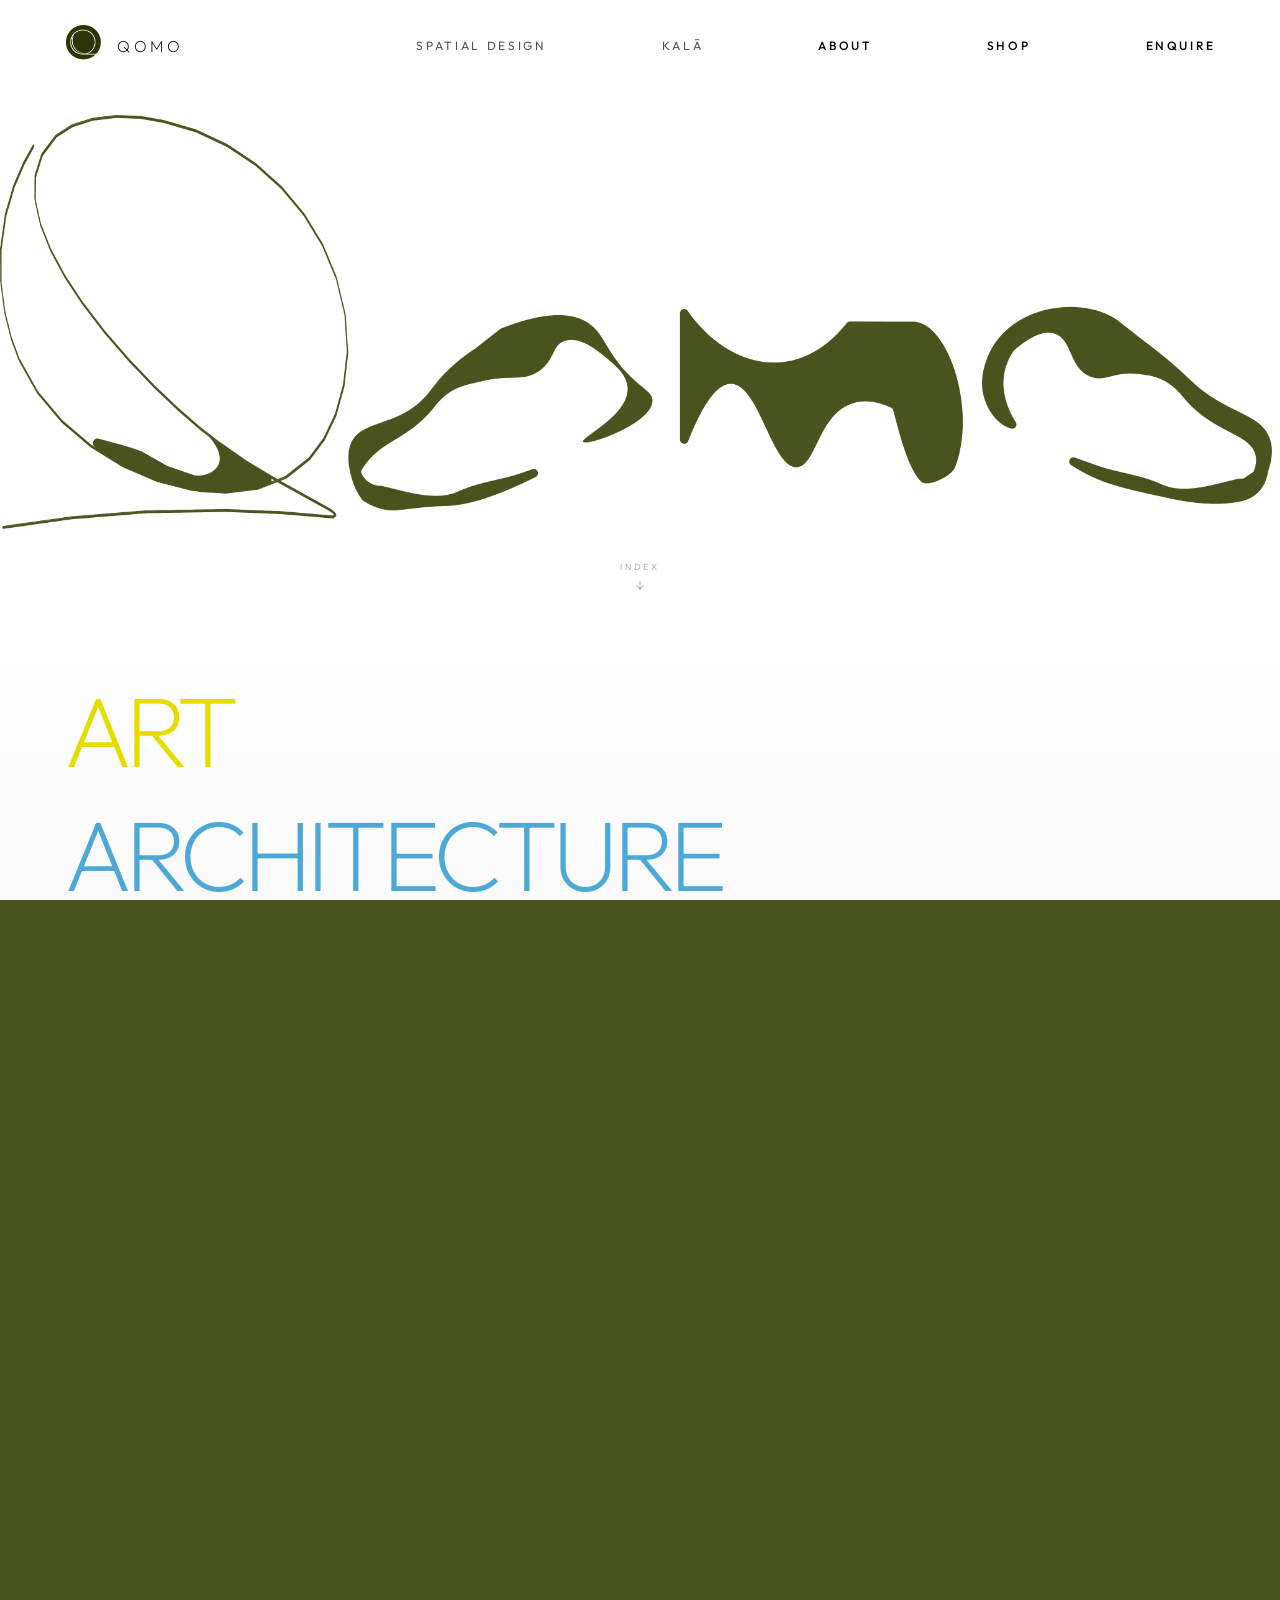
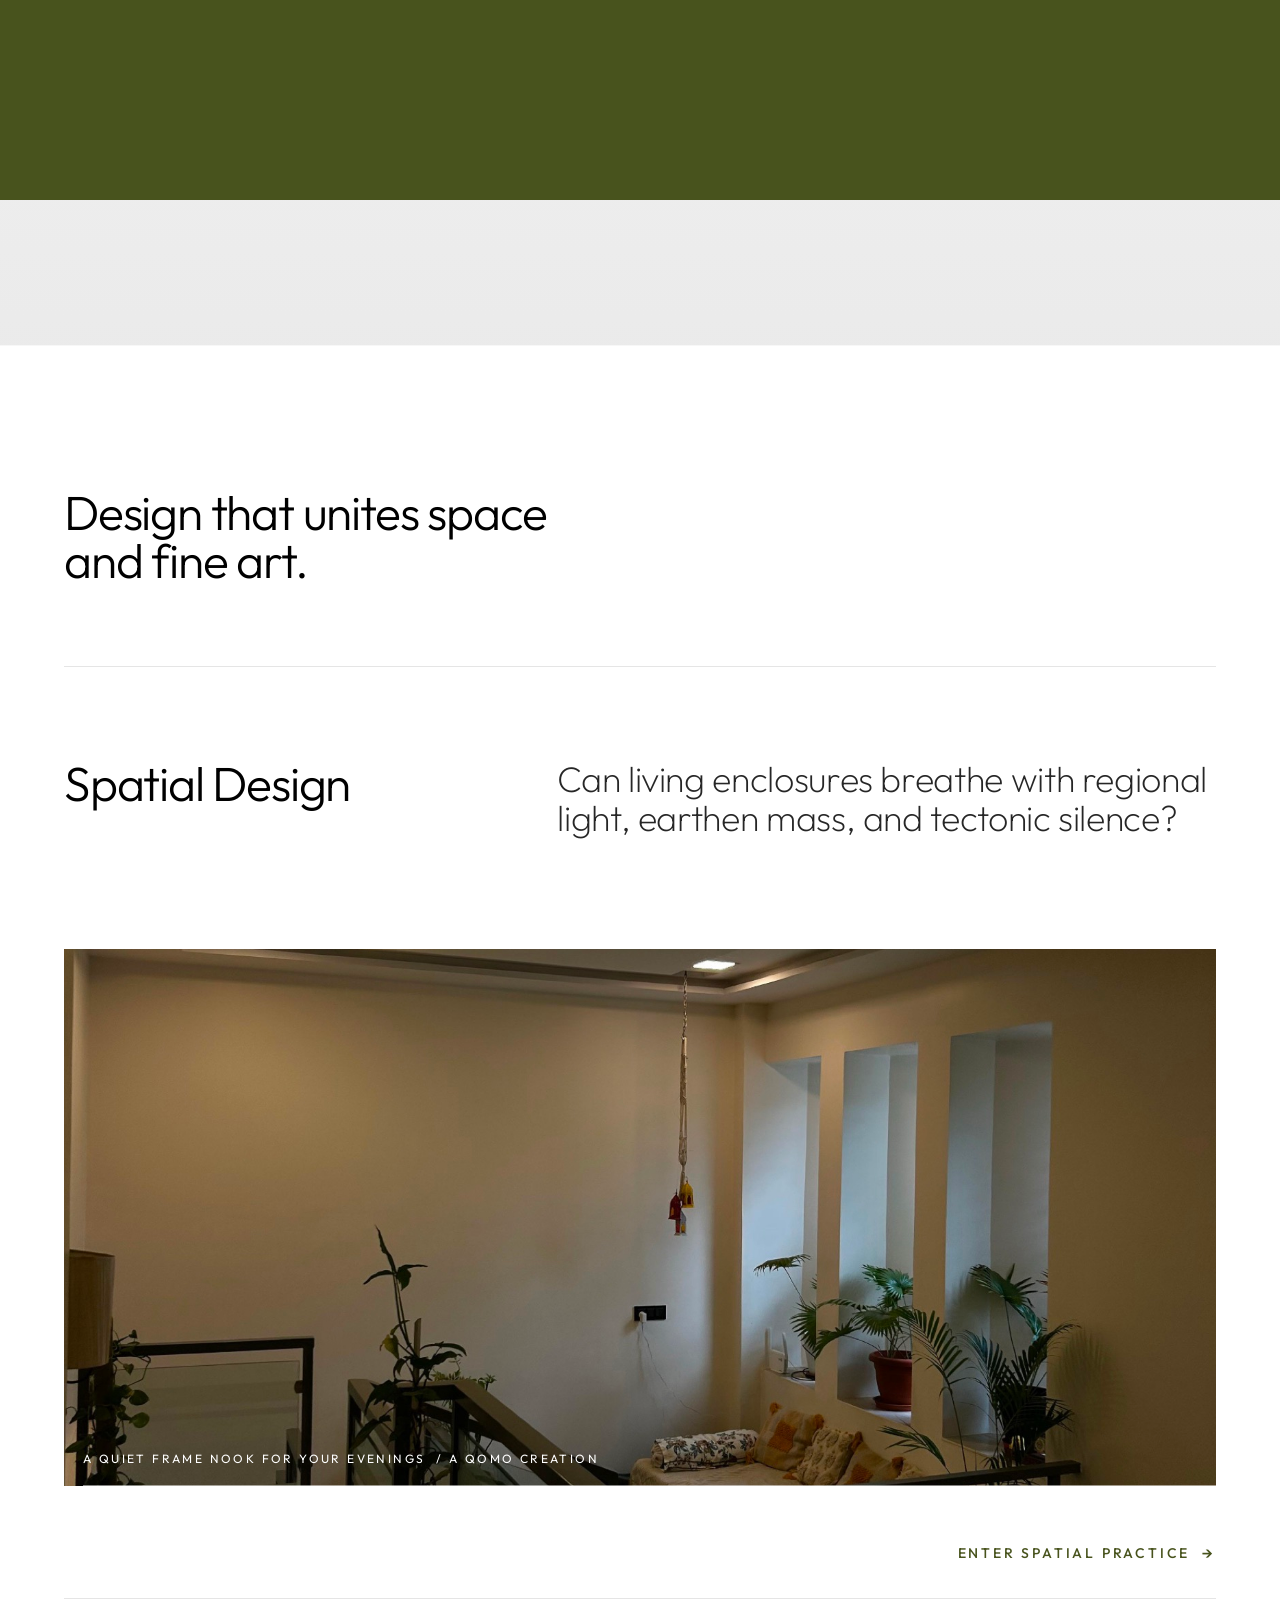
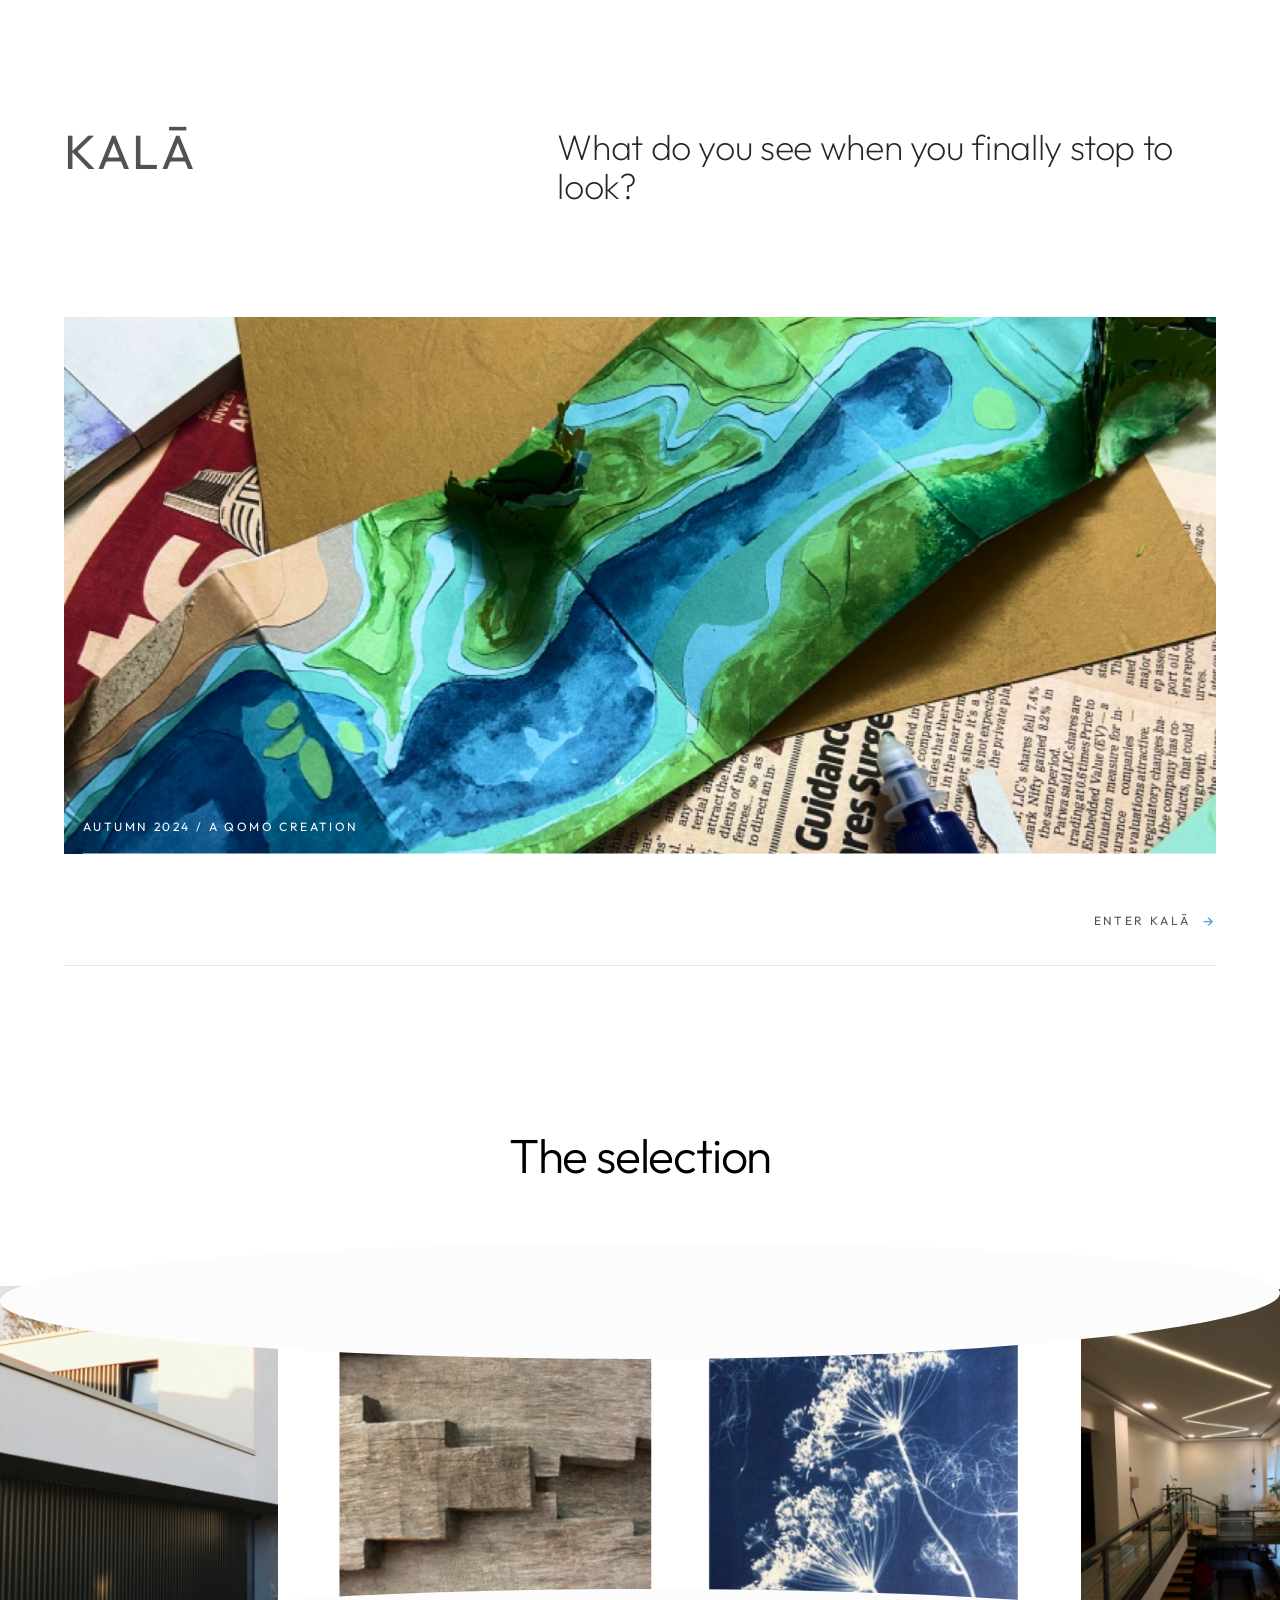
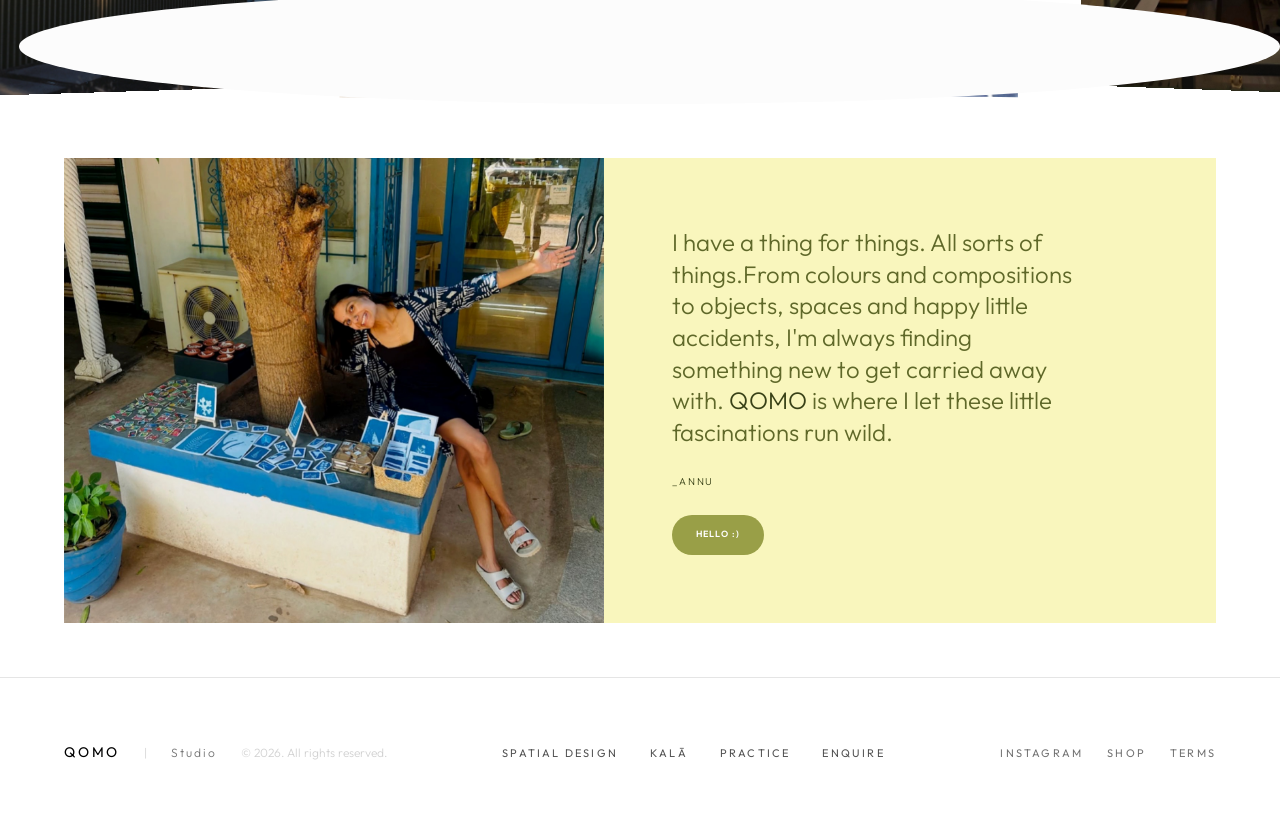
<file: index.html>
<!doctype html>
<html lang="en">
<head>
  <meta charset="utf-8">
  <meta name="viewport" content="width=device-width, initial-scale=1">
  <title>QOMO — Art, Architecture &amp; Everything In Between</title>
  <meta name="description" content="QOMO is a practice at the meeting point of art and architecture.">
  <meta name="theme-color" content="#48531D">
  <link rel="icon" type="image/png" href="assets/img/logo-mark.png">
  <link rel="preconnect" href="https://fonts.googleapis.com">
  <link rel="preconnect" href="https://fonts.gstatic.com" crossorigin>
  <link rel="stylesheet" href="https://fonts.googleapis.com/css2?family=Outfit:wght@100..700&family=Waiting+for+the+Sunrise&display=swap">
  <link rel="stylesheet" href="assets/css/style.css">
</head>
<body data-page="home">
  <div data-include="header"></div>

  <main>
    <!-- Hero: QOMO script mark -->
    <section class="home-hero" aria-label="QOMO">
      <div class="home-hero__script">
        <!-- Figma "Mask group" 39:35 — footage rotated −90° and masked by the QOMO logomark -->
        <div class="logo-mask" role="img" aria-label="QOMO">
          <video src="assets/video/home-banner.mp4" autoplay muted loop playsinline preload="auto" aria-hidden="true"></video>
        </div>
      </div>
      <a class="index-cue" href="#manifesto">INDEX <img src="assets/img/index-arrow.svg" alt="" width="8.75" height="12.75"></a>
    </section>

    <!-- Manifesto -->
    <section class="manifesto" id="manifesto">
      <div class="wrap">
        <h1 class="reveal">
          <span class="line-mask"><span class="c-chartreuse">ART</span></span>
          <span class="line-mask"><span class="c-sky">ARCHITECTURE</span></span>
          <span class="line-mask"><span>&amp; <span class="c-olive">EVERYTHING</span></span></span>
          <span class="line-mask"><span>IN BETWEEN</span></span>
        </h1>
        <div class="manifesto__row">
          <div class="manifesto__left reveal">
            <span class="with">with</span>
            <span class="dapple">dapple</span>
          </div>
          <div class="manifesto__right">
            <span class="depth reveal">&amp; depth</span>
            <div class="statement reveal">
              <p><b>QOMO</b> is a practice at the meeting point of art and architecture. It treats light the way a forest treats sunlight — filtering monumental form down into something intimate enough to hold. To look closely is how the work begins; what returns is luminous, dimensional, and whole.</p>
              <a class="text-link" href="practice.html">Meet the Artist</a>
            </div>
          </div>
        </div>
      </div>
    </section>

    <!-- Gateways -->
    <section class="gateway">
      <div class="wrap">
        <h2 class="gateway__title reveal">Design that unites space and fine art.</h2>
        <div class="gateway__rows">

          <article class="block">
            <div class="block__head reveal">
              <h3>Spatial Design</h3>
              <p>Can living enclosures breathe with regional light, earthen mass, and tectonic silence?</p>
            </div>
            <a class="block__media img-reveal" href="spatial-design.html" aria-label="Enter spatial practice">
              <div class="media-in" data-parallax="0.08"><img src="assets/img/home-spatial.jpg" alt="" loading="lazy"></div>
              <span class="block__caption">A quiet frame nook for your evenings  / a QOMO creation</span>
            </a>
            <div class="block__link-row">
              <a class="arrow-link" href="spatial-design.html">ENTER SPATIAL PRACTICE <span class="arr">→</span></a>
            </div>
          </article>

          <article class="block">
            <div class="block__head reveal">
              <h3 class="kala-mark">Kalā</h3>
              <p>What do you see when you finally stop to look?</p>
            </div>
            <a class="block__media img-reveal" href="kala.html" aria-label="Enter Kalā">
              <div class="media-in" data-parallax="0.08"><img src="assets/img/home-kala.jpg" alt="" loading="lazy"></div>
              <span class="block__caption">AUTUMN 2024 / a QOMO creation</span>
            </a>
            <div class="block__link-row">
              <a class="arrow-link arrow-link--kala" href="kala.html">ENTER Kalā <span class="arr">→</span></a>
            </div>
          </article>

        </div>
      </div>
    </section>

    <!-- The selection -->
    <section class="selection" aria-label="The selection">
      <h2 class="reveal">The selection</h2>
      <div class="curve">
        <img class="curve__arc curve__arc--top" src="assets/img/sel-arc-top.svg" alt="" width="1280" height="116">
        <div class="curve__track">
          <div class="curve__item"><img src="assets/img/sel-01.jpg" alt="" loading="lazy" draggable="false"></div>
          <div class="curve__item"><img src="assets/img/sel-02.jpg" alt="" loading="lazy" draggable="false"></div>
          <div class="curve__item"><img src="assets/img/sel-03.jpg" alt="" loading="lazy" draggable="false"></div>
          <div class="curve__item"><img src="assets/img/sel-04.jpg" alt="" loading="lazy" draggable="false"></div>
          <div class="curve__item"><img src="assets/img/sel-05.jpg" alt="" loading="lazy" draggable="false"></div>
          <div class="curve__item"><img src="assets/img/sel-06.jpg" alt="" loading="lazy" draggable="false"></div>
          <div class="curve__item"><img src="assets/img/sel-07.jpg" alt="" loading="lazy" draggable="false"></div>
          <div class="curve__item"><img src="assets/img/sel-08.jpg" alt="" loading="lazy" draggable="false"></div>
          <div class="curve__item"><img src="assets/img/sel-09.jpg" alt="" loading="lazy" draggable="false"></div>
          <div class="curve__item"><img src="assets/img/sel-10.jpg" alt="" loading="lazy" draggable="false"></div>
        </div>
        <img class="curve__arc curve__arc--bottom" src="assets/img/sel-arc-bottom.svg" alt="" width="1260" height="116">
      </div>
    </section>

    <!-- Annu -->
    <section class="annu">
      <div class="annu__grid reveal">
        <div class="annu__img"><img src="assets/img/home-annu.jpg" alt="Annu in her studio" loading="lazy"></div>
        <div class="annu__card">
          <blockquote>I have a thing for things. All sorts of things.From colours and compositions to objects, spaces and happy little accidents, I'm always finding something new to get carried away with. <b>QOMO</b> is where I let these little fascinations run wild.</blockquote>
          <p class="name">_ANNU</p>
          <a class="pill-btn" href="enquire.html">hello :)</a>
        </div>
      </div>
    </section>
  </main>

  <div style="height:54px"></div>
  <div data-include="footer"></div>
  <script src="assets/js/main.js"></script>
</body>
</html>
</file>
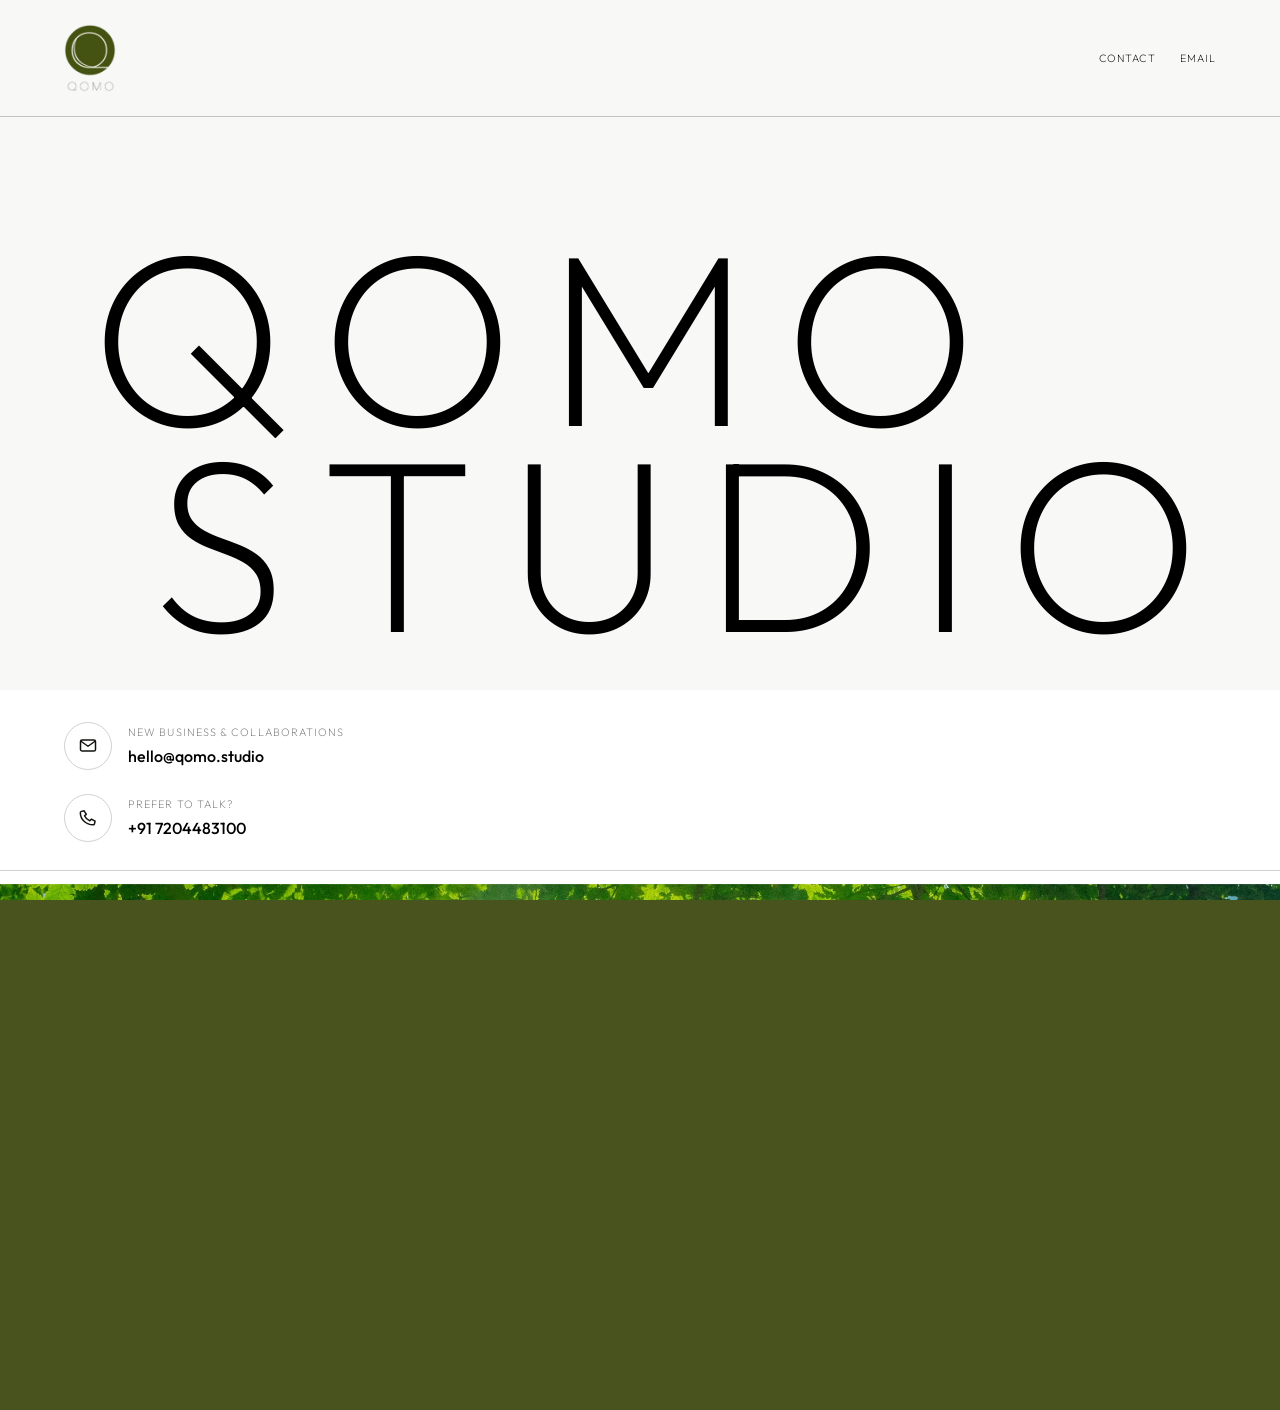
<file: enquire.html>
<!doctype html>
<html lang="en">
<head>
  <meta charset="utf-8">
  <meta name="viewport" content="width=device-width, initial-scale=1">
  <title>Contact — QOMO Studio</title>
  <meta name="description" content="Let's give that thought a form.">
  <meta name="theme-color" content="#48531D">
  <link rel="icon" type="image/png" href="assets/img/logo-mark.png">
  <link rel="preconnect" href="https://fonts.googleapis.com">
  <link rel="preconnect" href="https://fonts.gstatic.com" crossorigin>
  <link rel="stylesheet" href="https://fonts.googleapis.com/css2?family=Outfit:wght@100..700&family=Waiting+for+the+Sunrise&display=swap">
  <link rel="stylesheet" href="assets/css/style.css">
</head>
<body data-page="enquire" class="enq">
  <header class="enq-header" id="top">
    <div class="wrap">
      <a class="logo" href="index.html" aria-label="QOMO — home"><img src="assets/img/enq-logo.png" alt="QOMO" width="52" height="68"></a>
      <nav aria-label="Primary">
        <a href="#contact">Contact</a>
        <a href="mailto:hello@qomo.studio">Email</a>
      </nav>
    </div>
  </header>

  <main>
    <section class="enq-hero" aria-label="QOMO Studio">
      <div class="wrap">
        <h1 aria-label="QOMO STUDIO">
          <span class="row" aria-hidden="true">
            <span class="ch" style="--i:0"><span>Q</span></span><span class="ch" style="--i:1"><span>O</span></span><span class="ch" style="--i:2"><span>M</span></span><span class="ch" style="--i:3"><span>O</span></span>
          </span>
          <span class="row row--2" aria-hidden="true">
            <span class="ch" style="--i:4"><span>S</span></span><span class="ch" style="--i:5"><span>T</span></span><span class="ch" style="--i:6"><span>U</span></span><span class="ch" style="--i:7"><span>D</span></span><span class="ch" style="--i:8"><span>I</span></span><span class="ch" style="--i:9"><span>O</span></span>
          </span>
        </h1>
      </div>
    </section>

    <section class="contact-opts" id="contact" aria-label="Direct contact options">
      <div class="wrap stagger">
        <a class="opt reveal" href="mailto:hello@qomo.studio">
          <span class="ring"><img src="assets/img/icon-mail.svg" alt="" width="19.2" height="19.2"></span>
          <span><span class="lbl">New business &amp; collaborations</span><span class="val">hello@qomo.studio</span></span>
        </a>
        <a class="opt reveal" href="tel:+917204483100">
          <span class="ring"><img src="assets/img/icon-phone.svg" alt="" width="19.2" height="19.2"></span>
          <span><span class="lbl">Prefer to talk?</span><span class="val">+91 7204483100</span></span>
        </a>
      </div>
    </section>
  </main>

  <footer class="enq-foot">
    <div class="enq-foot__band">
      <img class="enq-foot__bg" src="assets/img/enq-footer.jpg" alt="" data-parallax="-0.08" loading="lazy">
      <div class="wrap">
        <p class="big reveal">Let's give that thought a form.</p>
        <a class="btn-lime reveal" href="mailto:hello@qomo.studio">hello@qomo.studio <img src="assets/img/icon-arrow-dark.svg" alt="" width="14.4" height="14.4"></a>
      </div>
    </div>
    <div class="wrap bottom">
      <a class="logo-card" href="index.html" aria-label="QOMO — home"><img src="assets/img/enq-logo.png" alt="" width="58" height="76"></a>
      <p class="muted">Bengaluru · Hubli</p>
      <nav aria-label="Social">
        <a href="https://www.linkedin.com/in/annapurna-salimath-576740175/" target="_blank" rel="noopener">LinkedIn</a>
        <a href="https://www.instagram.com/annu_salimath?utm_source=ig_web_button_share_sheet&amp;bqrl=ZDNlZDc0MzIxNw==" target="_blank" rel="noopener">Instagram</a>
        <span class="muted">Privacy</span>
      </nav>
      <p class="muted">© QOMO 2026</p>
    </div>
  </footer>

  <script src="assets/js/main.js"></script>
</body>
</html>
</file>
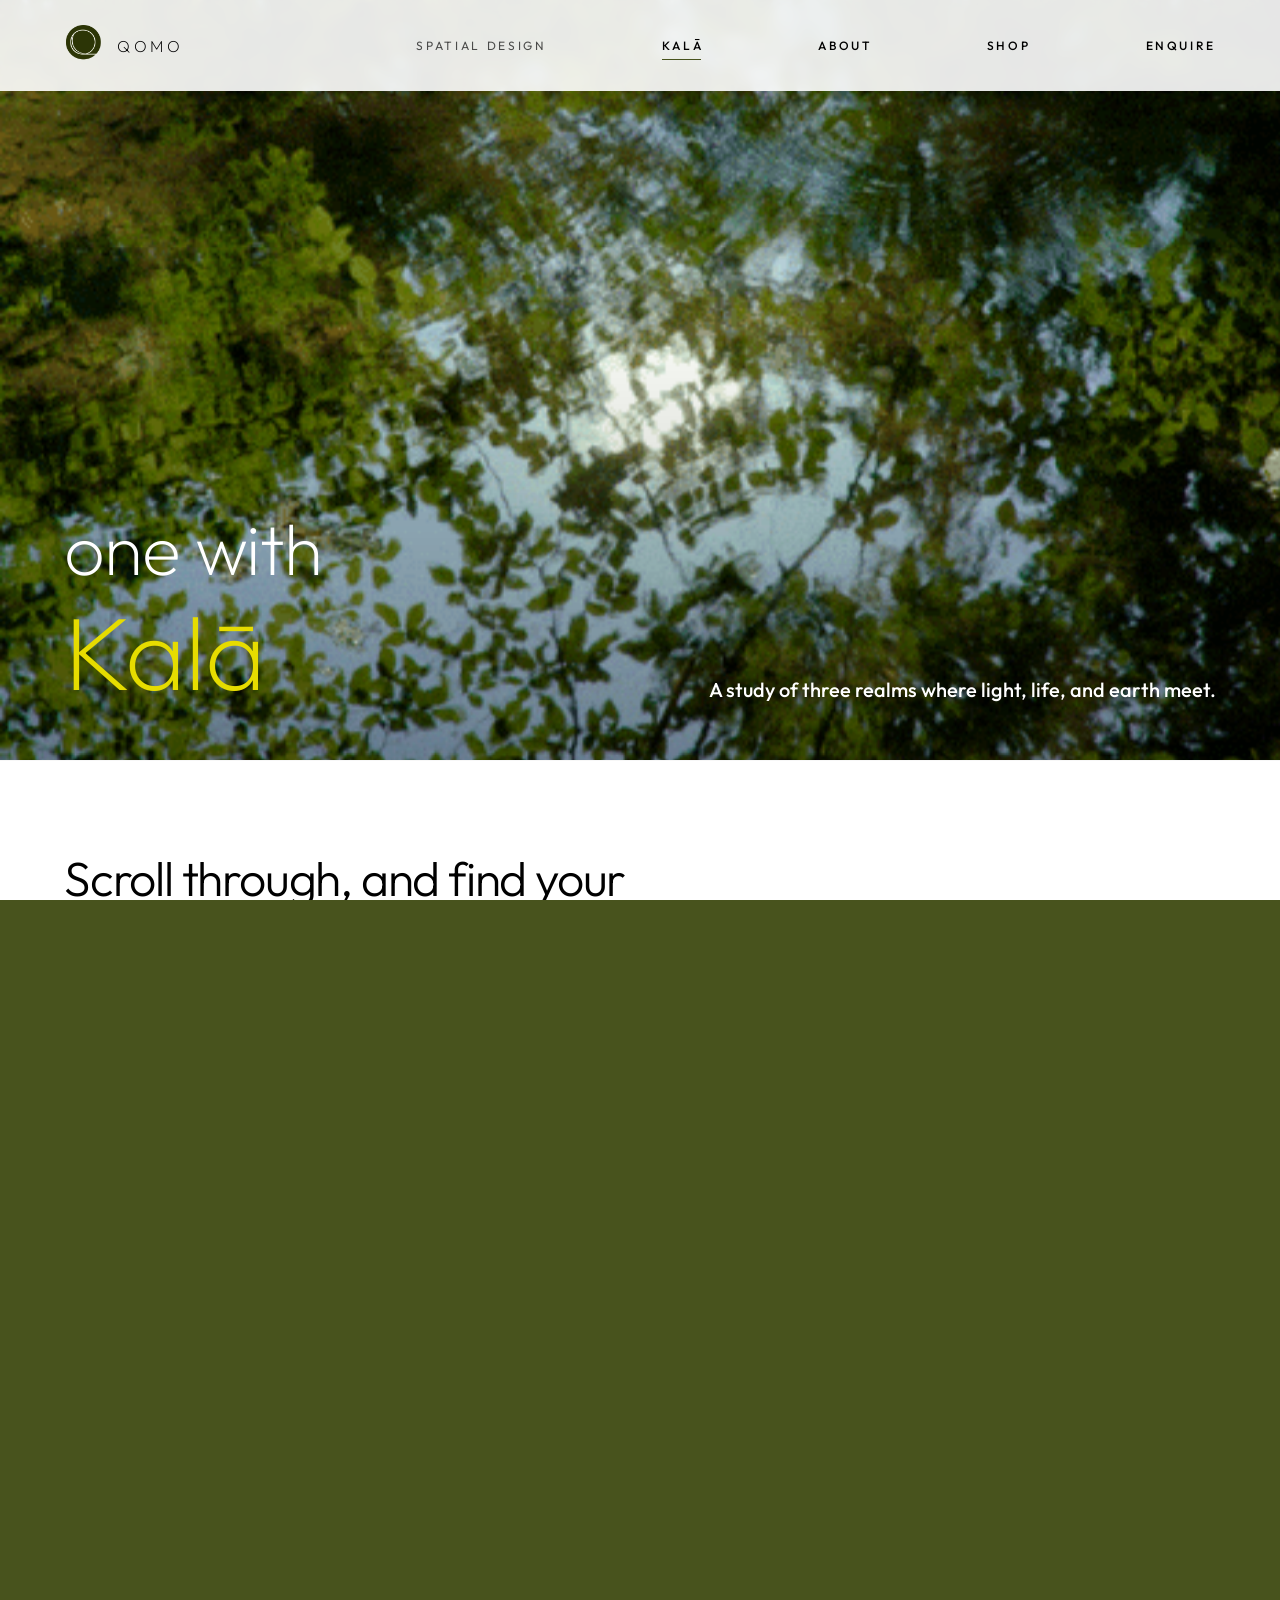
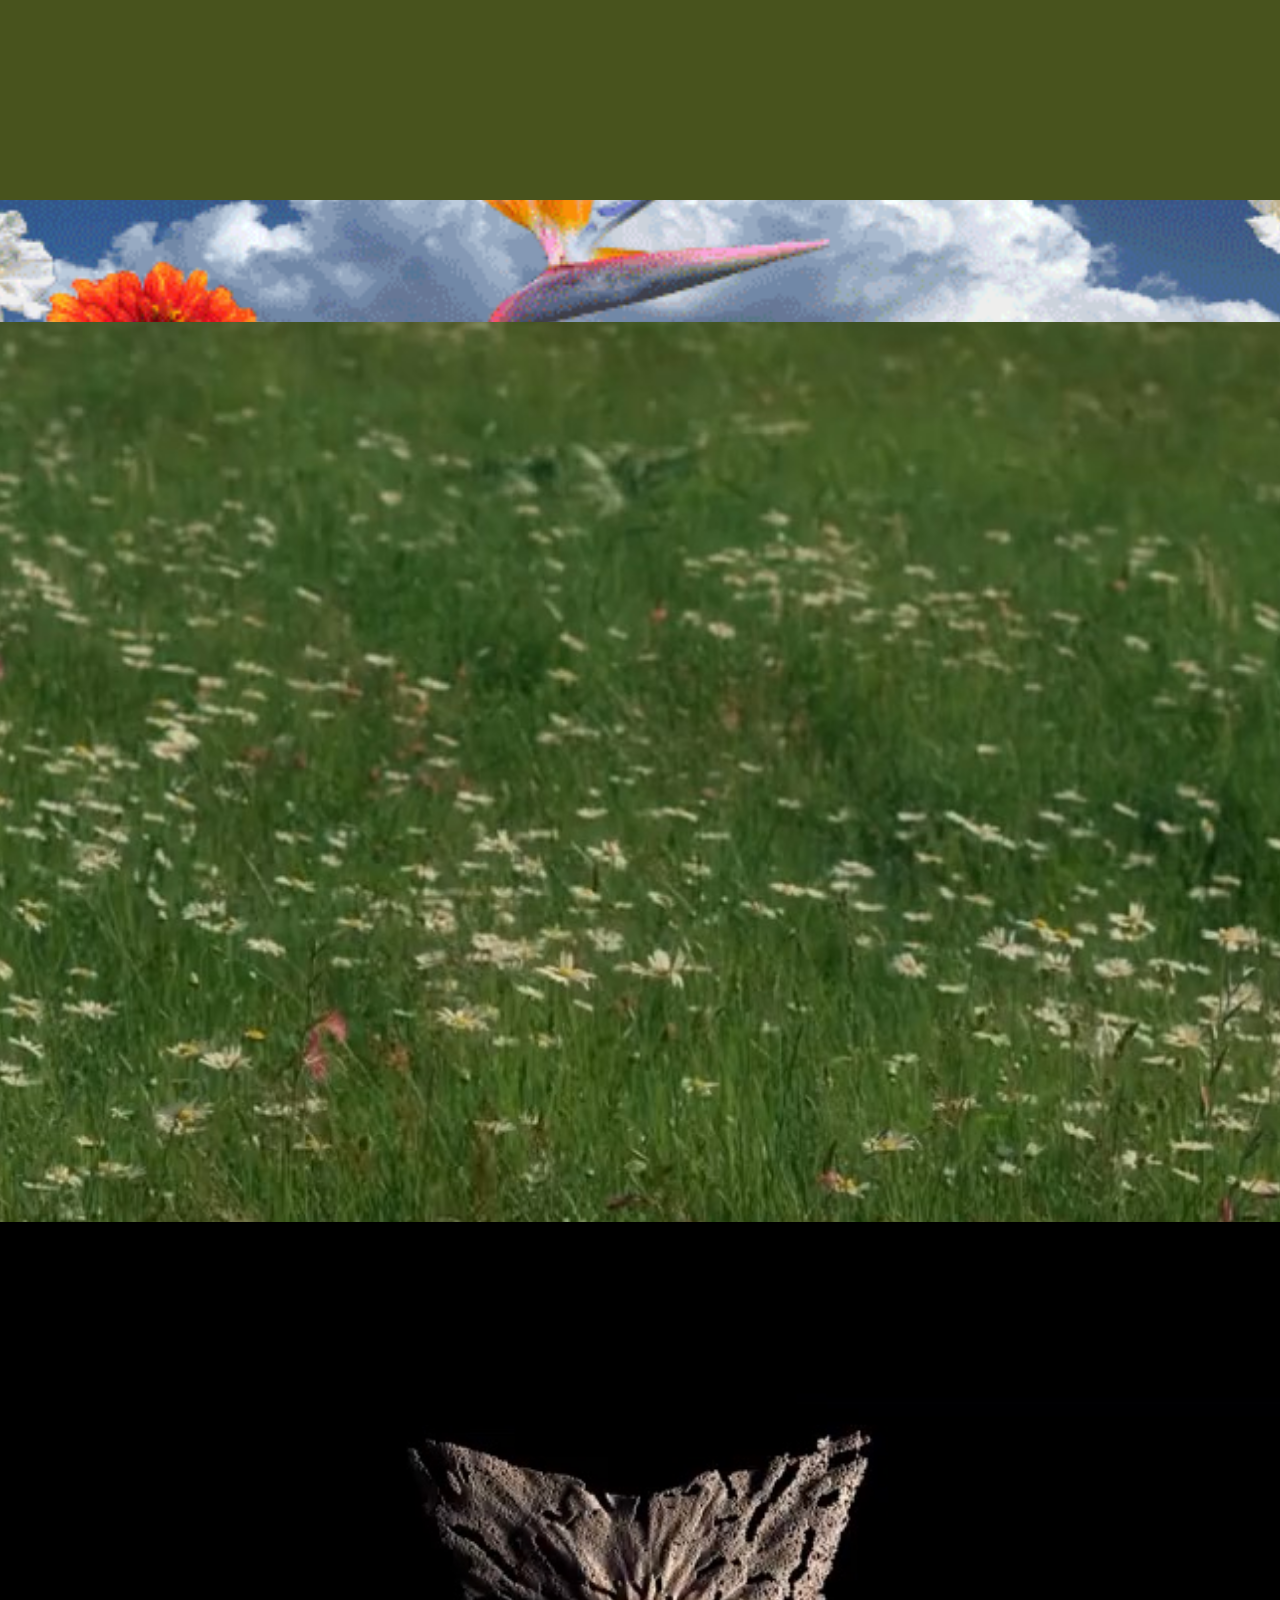
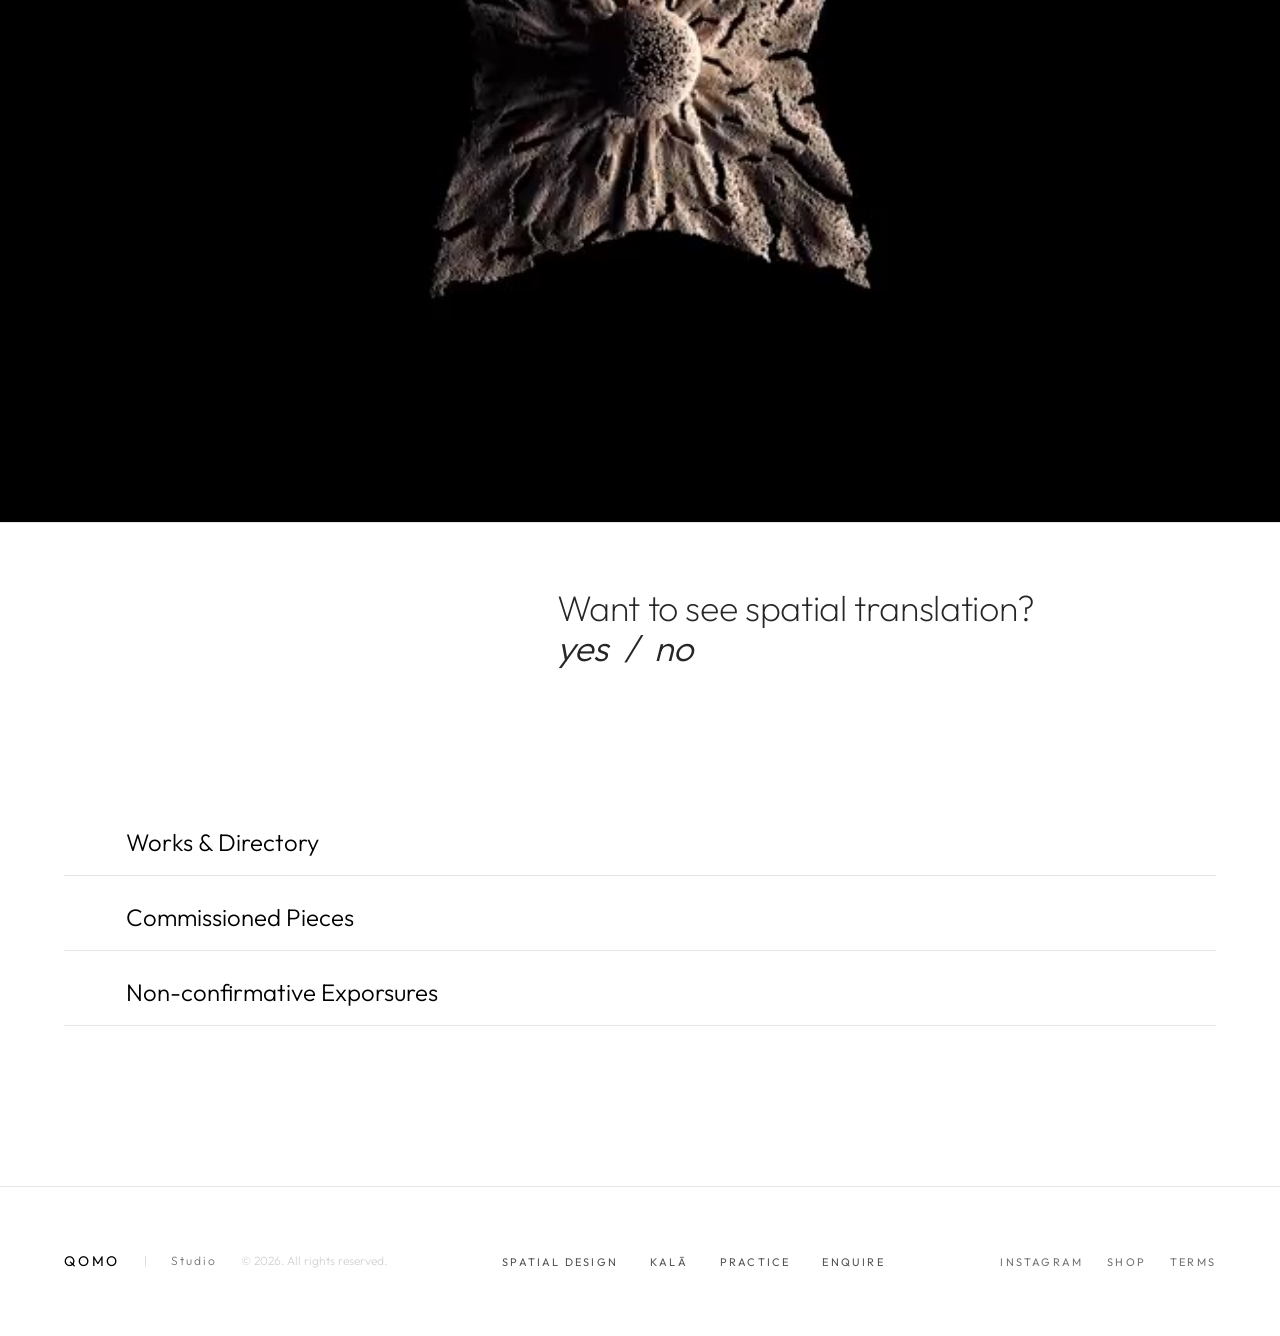
<file: kala.html>
<!doctype html>
<html lang="en">
<head>
  <meta charset="utf-8">
  <meta name="viewport" content="width=device-width, initial-scale=1">
  <title>Kalā — QOMO</title>
  <meta name="description" content="A study of three realms where light, life, and earth meet.">
  <meta name="theme-color" content="#48531D">
  <link rel="icon" type="image/png" href="assets/img/logo-mark.png">
  <link rel="preconnect" href="https://fonts.googleapis.com">
  <link rel="preconnect" href="https://fonts.gstatic.com" crossorigin>
  <link rel="stylesheet" href="https://fonts.googleapis.com/css2?family=Outfit:wght@100..700&family=Waiting+for+the+Sunrise&display=swap">
  <link rel="stylesheet" href="assets/css/style.css">
</head>
<body data-page="kala">
  <div data-include="header"></div>

  <main>
    <section class="kala-hero">
      <div class="kala-hero__bg"><img src="assets/img/kala-hero.gif" alt="" data-parallax="-0.12"></div>
      <div class="wrap">
        <h1 class="reveal">
          <span class="one">one with</span>
          <span class="kala">Kalā</span>
        </h1>
        <p class="reveal">A study of three realms where light, life, and earth meet.</p>
      </div>
    </section>

    <section class="kala-intro">
      <div class="wrap">
        <h2 class="reveal">Scroll through, and find your light...</h2>
      </div>
    </section>

    <section class="realms" aria-label="Three realms">
      <article class="realm" id="sun-sky">
        <div class="realm__bg"><img src="assets/img/kala-sun-sky.gif" alt="" loading="lazy"></div>
        <h2><a href="cyanotype.html">the sun &amp; sky</a></h2>
      </article>
      <article class="realm" id="forest-floor">
        <div class="realm__bg"><video src="assets/video/forest-floor.mp4" poster="assets/img/kala-forest-floor.jpg" autoplay muted loop playsinline preload="metadata" aria-hidden="true"></video></div>
        <h2>the forest floor</h2>
      </article>
      <article class="realm realm--terrain" id="terrain">
        <div class="realm__bg"><video src="assets/video/terrain.mp4" poster="assets/img/kala-terrain.jpg" autoplay muted loop playsinline preload="metadata" aria-hidden="true"></video></div>
        <h2>the terrain</h2>
      </article>
    </section>

    <section class="translate">
      <div class="wrap">
        <div class="translate__grid">
          <div class="translate__q reveal">
            <p>Want to see spatial translation?</p>
            <p class="yn"><a href="spatial-design.html">yes</a> <span aria-hidden="true">&nbsp;/&nbsp;</span> <a href="#directory">no</a></p>
          </div>
        </div>
      </div>
      <nav class="directory wrap stagger" id="directory" aria-label="Kalā directory">
        <a class="reveal" href="things.html">Works &amp; Directory <span class="arr">→</span></a>
        <a class="reveal" href="enquire.html">Commissioned Pieces <span class="arr">→</span></a>
        <a class="reveal" href="practice.html#gallery">Non-confirmative Exporsures <span class="arr">→</span></a>
      </nav>
    </section>
  </main>

  <div data-include="footer"></div>
  <script src="assets/js/main.js"></script>
</body>
</html>
</file>
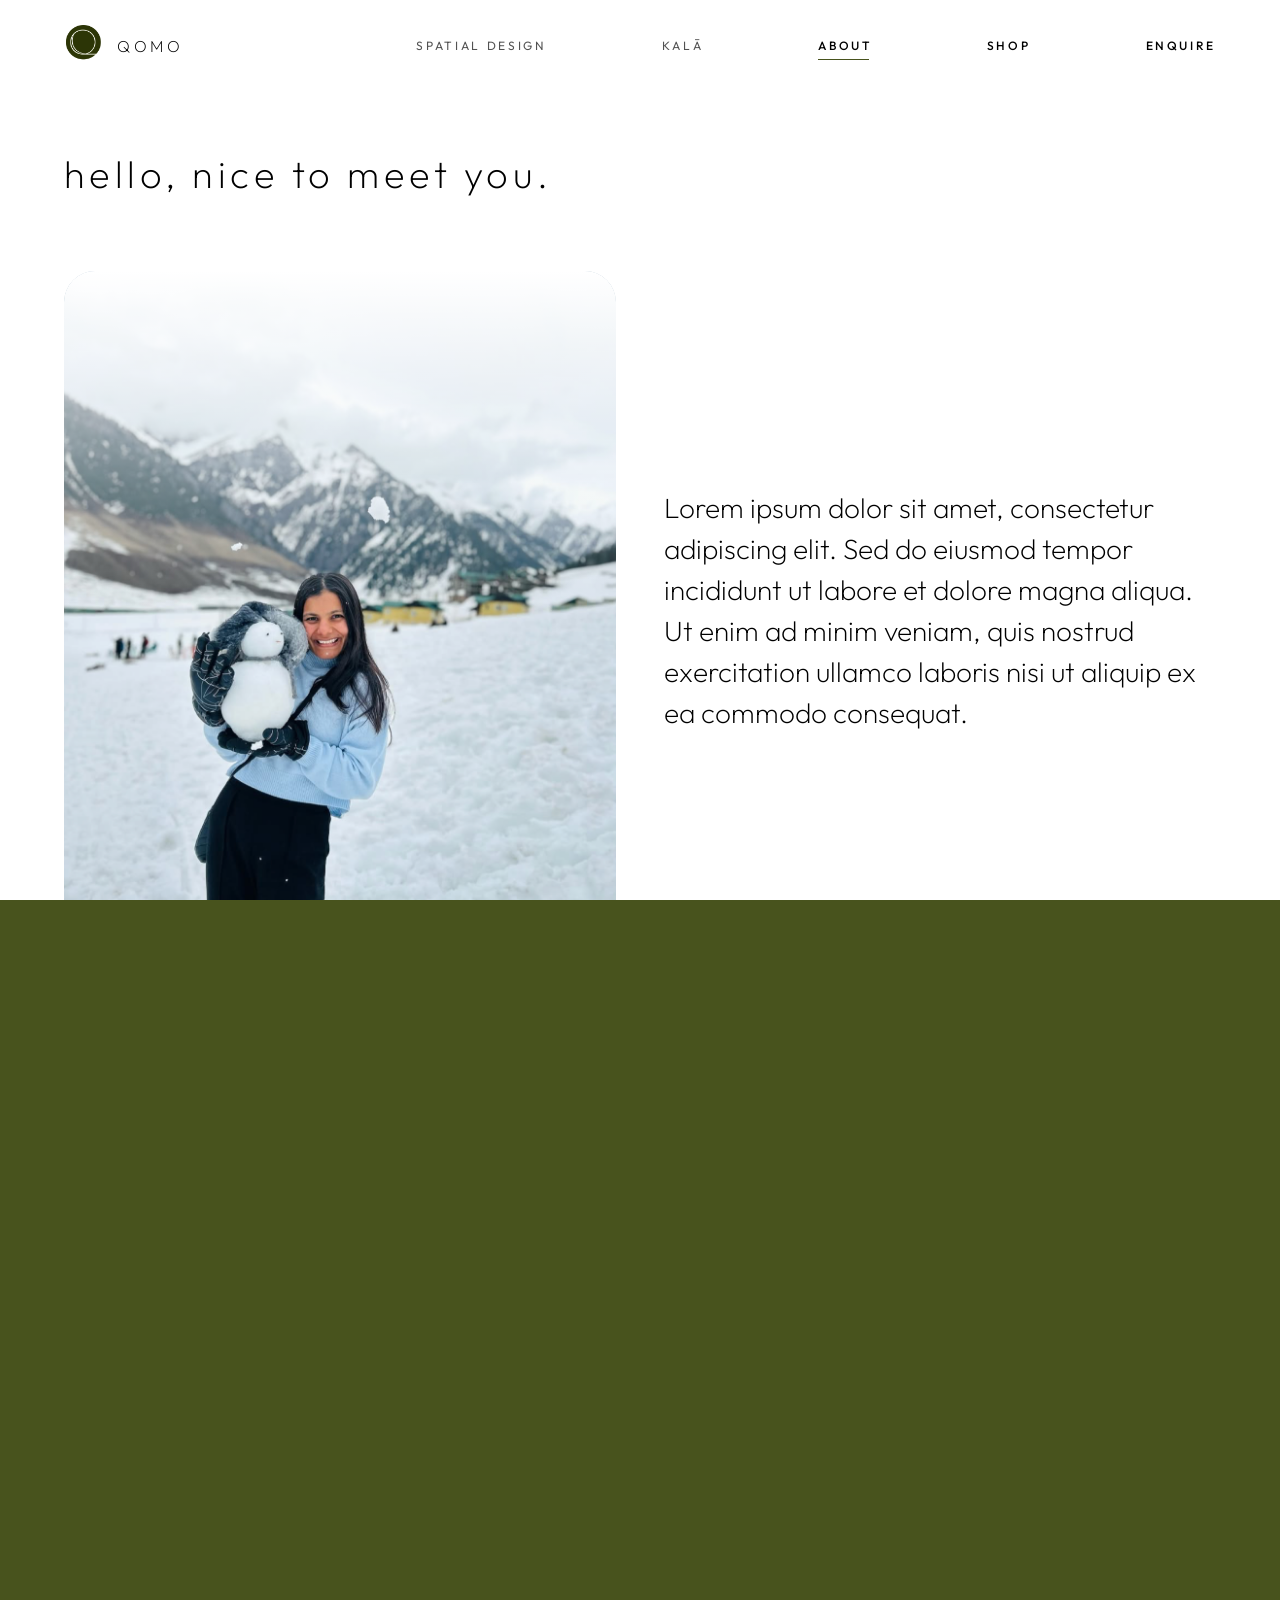
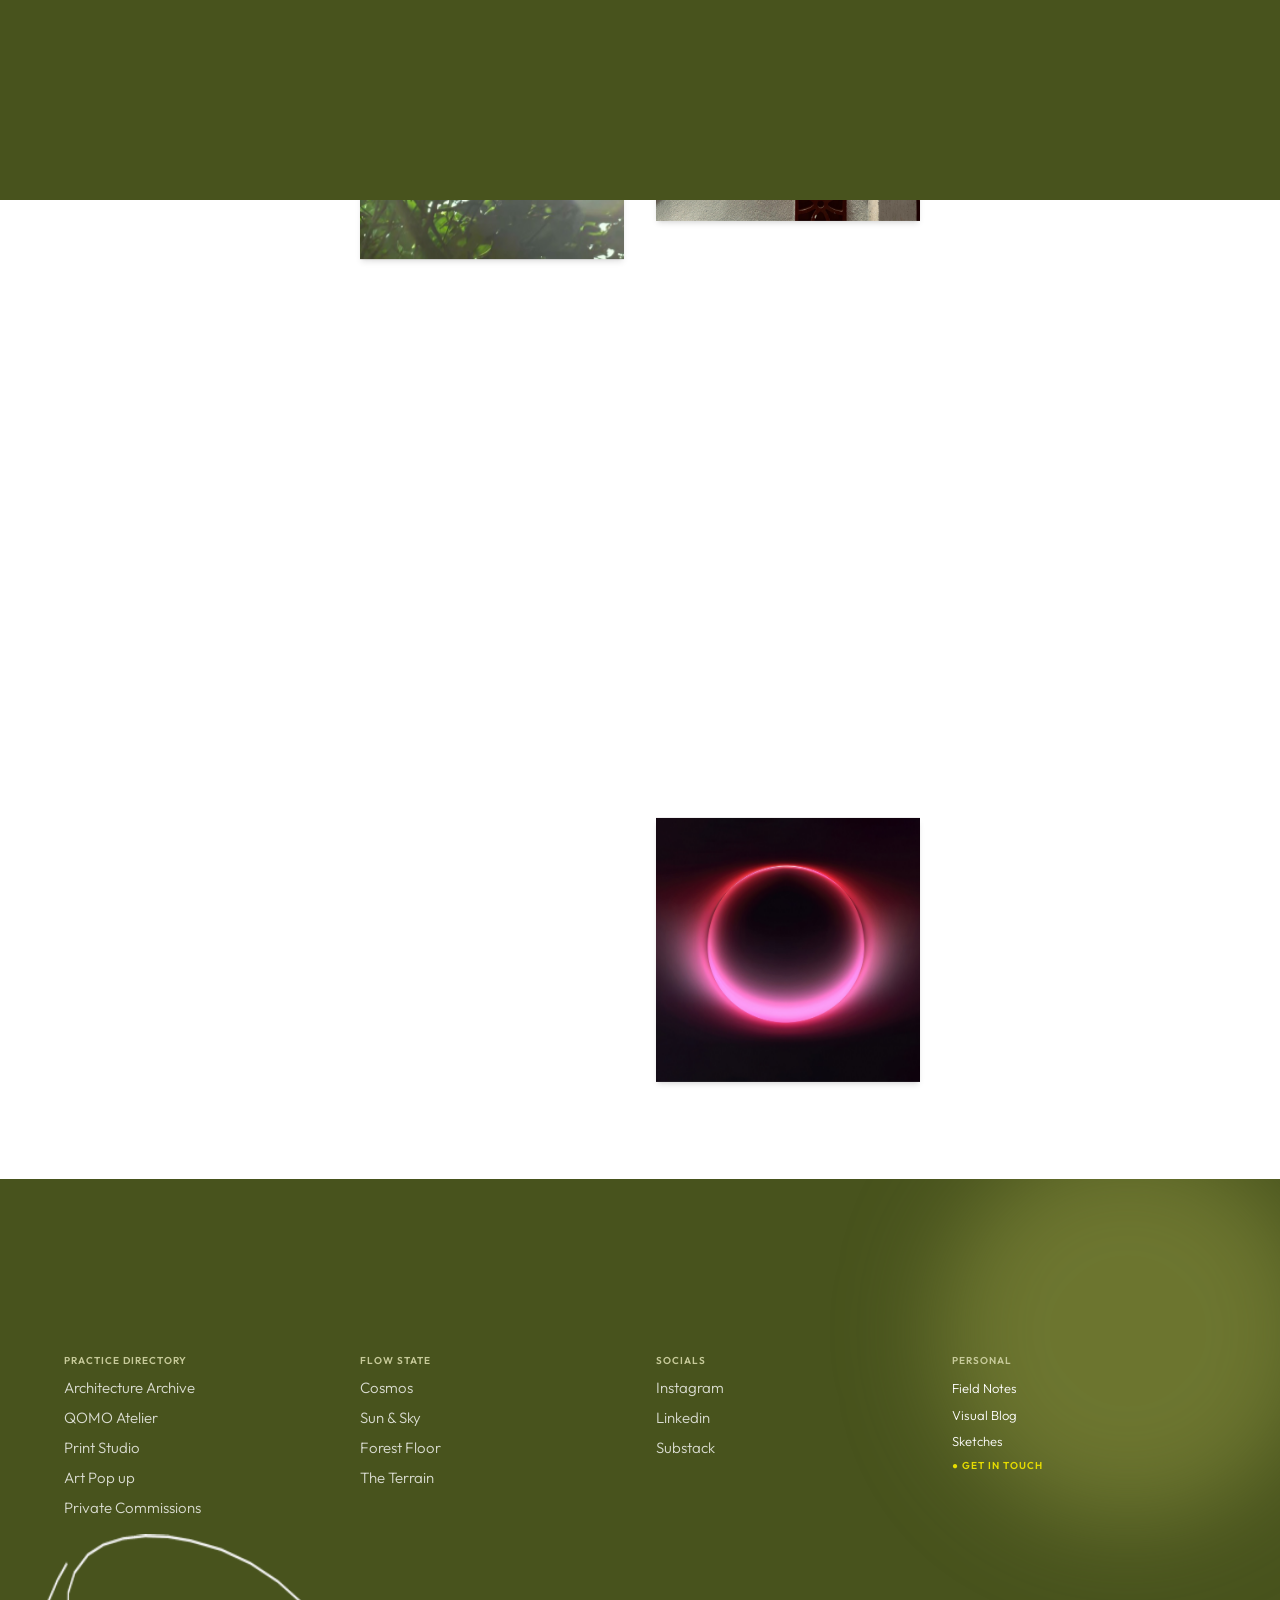
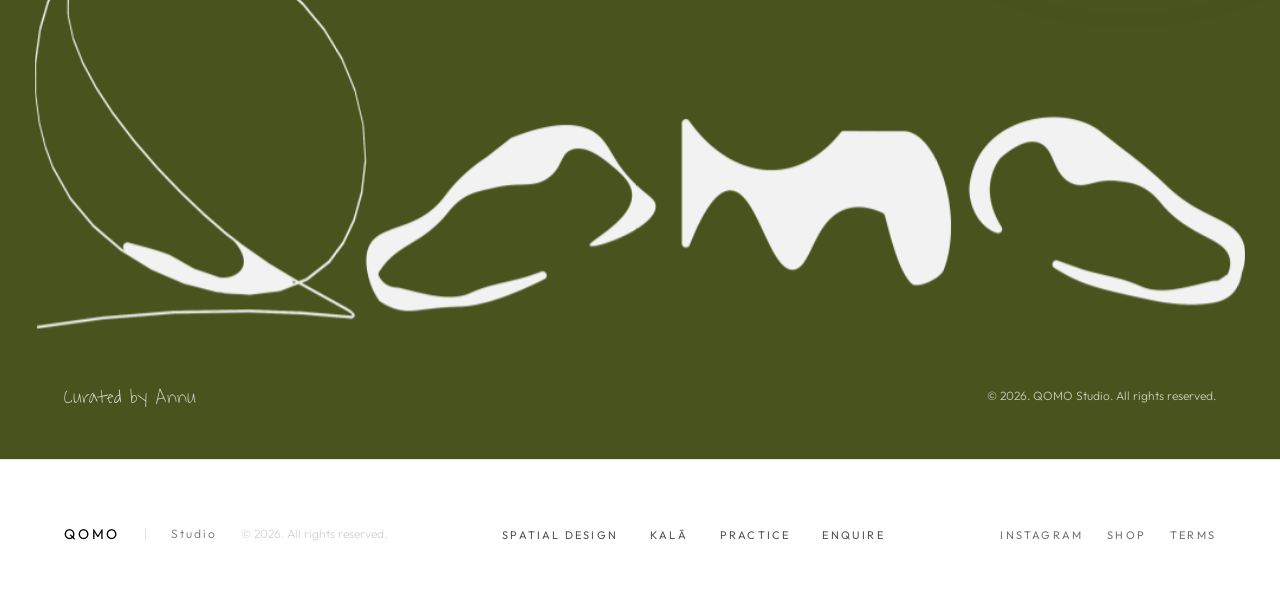
<file: practice.html>
<!doctype html>
<html lang="en">
<head>
  <meta charset="utf-8">
  <meta name="viewport" content="width=device-width, initial-scale=1">
  <title>Practice — QOMO</title>
  <meta name="description" content="hello, nice to meet you.">
  <meta name="theme-color" content="#48531D">
  <link rel="icon" type="image/png" href="assets/img/logo-mark.png">
  <link rel="preconnect" href="https://fonts.googleapis.com">
  <link rel="preconnect" href="https://fonts.gstatic.com" crossorigin>
  <link rel="stylesheet" href="https://fonts.googleapis.com/css2?family=Outfit:wght@100..700&family=Waiting+for+the+Sunrise&display=swap">
  <link rel="stylesheet" href="assets/css/style.css">
</head>
<body data-page="practice">
  <div data-include="header"></div>

  <main class="practice">
    <div class="wrap">
      <h1 class="reveal"><span class="line-mask"><span>hello, nice to meet you.</span></span></h1>

      <section class="meet">
        <div class="portrait img-reveal">
          <img src="assets/img/practice-portrait.png" alt="Annu" width="1143" height="1400">
          <img class="grad" src="assets/img/practice-portrait-gradient.svg" alt="" width="552" height="680">
        </div>
        <p class="meet__text reveal">Lorem ipsum dolor sit amet, consectetur adipiscing elit. Sed do eiusmod tempor incididunt ut labore et dolore magna aliqua. Ut enim ad minim veniam, quis nostrud exercitation ullamco laboris nisi ut aliquip ex ea commodo consequat.</p>
      </section>

      <h2 class="travels reveal">travels, making, observing, and the little things that shape how I see...</h2>

      <section class="gallery" id="gallery" data-lightbox aria-label="Field notes">
        <div class="gallery__col">
          <a class="tile h-352 reveal" href="assets/img/gal-01.jpg" data-lb-item><img src="assets/img/gal-01.jpg" alt="" loading="lazy"></a>
          <a class="tile h-148 reveal" href="assets/img/gal-02.jpg" data-lb-item><img src="assets/img/gal-02.jpg" alt="" loading="lazy"></a>
          <a class="tile h-264 reveal" href="assets/img/gal-03.jpg" data-lb-item><img src="assets/img/gal-03.jpg" alt="" loading="lazy"></a>
          <a class="tile h-198 reveal" href="assets/img/gal-04.jpg" data-lb-item><img src="assets/img/gal-04.jpg" alt="" loading="lazy"></a>
          <a class="tile h-352 reveal" href="assets/img/gal-05.jpg" data-lb-item><img src="assets/img/gal-05.jpg" alt="" loading="lazy"></a>
        </div>
        <div class="gallery__col">
          <a class="tile h-264 reveal" href="assets/img/gal-06.jpg" data-lb-item><img src="assets/img/gal-06.jpg" alt="" loading="lazy"></a>
          <a class="tile h-352 reveal" href="assets/img/gal-07.jpg" data-lb-item><img src="assets/img/gal-07.jpg" alt="" loading="lazy"></a>
          <a class="tile h-148 reveal" href="assets/img/gal-08.jpg" data-lb-item><img src="assets/img/gal-08.jpg" alt="" loading="lazy"></a>
          <a class="tile h-264 reveal" href="assets/img/gal-09.jpg" data-lb-item><img src="assets/img/gal-09.jpg" alt="" loading="lazy"></a>
          <a class="tile h-198 reveal" href="assets/img/gal-10.jpg" data-lb-item><img src="assets/img/gal-10.jpg" alt="" loading="lazy"></a>
        </div>
        <div class="gallery__col">
          <a class="tile h-352 reveal" href="assets/img/gal-11.jpg" data-lb-item><img src="assets/img/gal-11.jpg" alt="" loading="lazy"></a>
          <a class="tile h-264 reveal" href="assets/img/gal-12.jpg" data-lb-item><img src="assets/img/gal-12.jpg" alt="" loading="lazy"></a>
          <a class="tile h-148 reveal" href="assets/img/gal-13.jpg" data-lb-item><img src="assets/img/gal-13.jpg" alt="" loading="lazy"></a>
          <a class="tile h-352 reveal" href="assets/img/gal-14.jpg" data-lb-item><img src="assets/img/gal-14.jpg" alt="" loading="lazy"></a>
          <a class="tile h-264 reveal" href="assets/img/gal-15.jpg" data-lb-item><img src="assets/img/gal-15.jpg" alt="" loading="lazy"></a>
        </div>
        <div class="gallery__col">
          <a class="tile h-148 reveal" href="assets/img/gal-16.jpg" data-lb-item><img src="assets/img/gal-16.jpg" alt="" loading="lazy"></a>
          <a class="tile h-352 reveal" href="assets/img/gal-17.jpg" data-lb-item><img src="assets/img/gal-17.jpg" alt="" loading="lazy"></a>
          <a class="tile h-264 reveal" href="assets/img/gal-18.jpg" data-lb-item><img src="assets/img/gal-18.jpg" alt="" loading="lazy"></a>
          <a class="tile h-198 reveal" href="assets/img/gal-19.jpg" data-lb-item><img src="assets/img/gal-19.jpg" alt="" loading="lazy"></a>
          <a class="tile h-148 reveal" href="assets/img/gal-20.jpg" data-lb-item><img src="assets/img/gal-20.jpg" alt="" loading="lazy"></a>
        </div>
      </section>
    </div>
  </main>

  <div data-include="mega"></div>
  <div data-include="footer"></div>
  <script src="assets/js/main.js"></script>
</body>
</html>
</file>
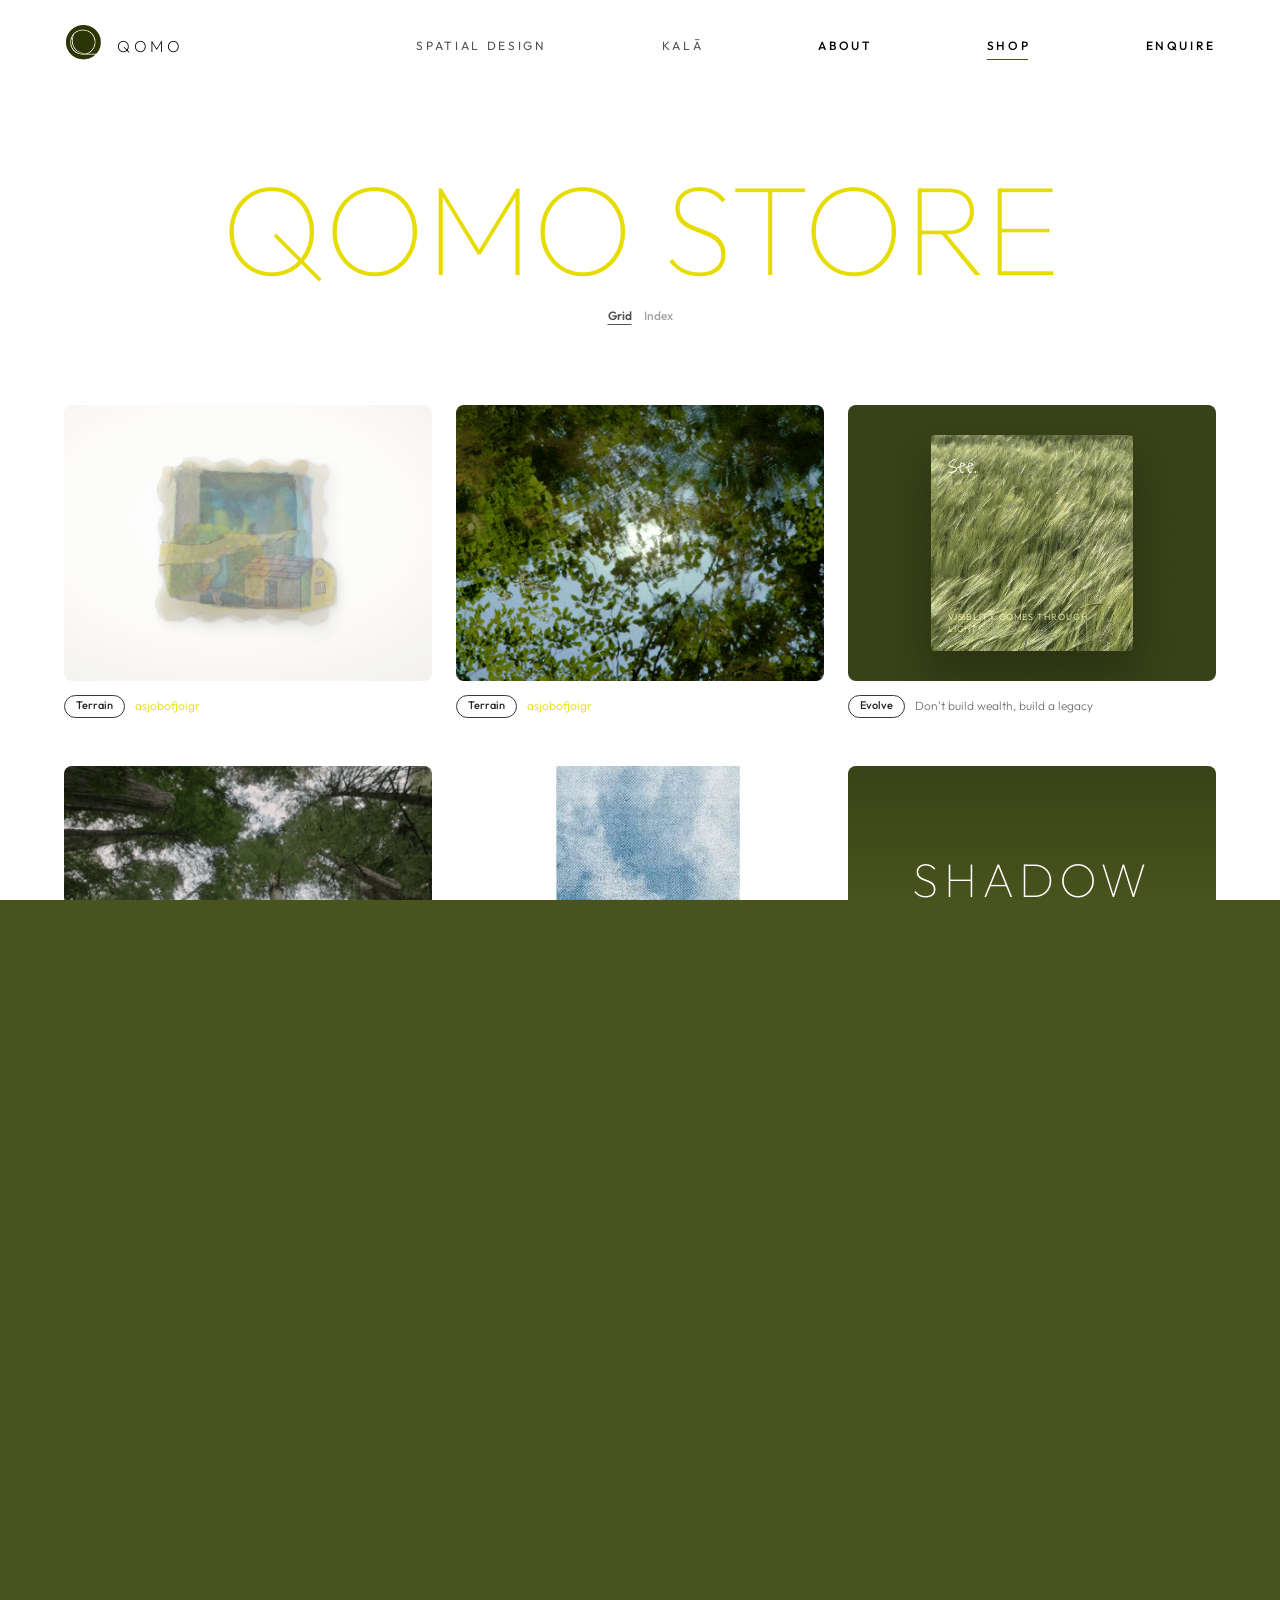
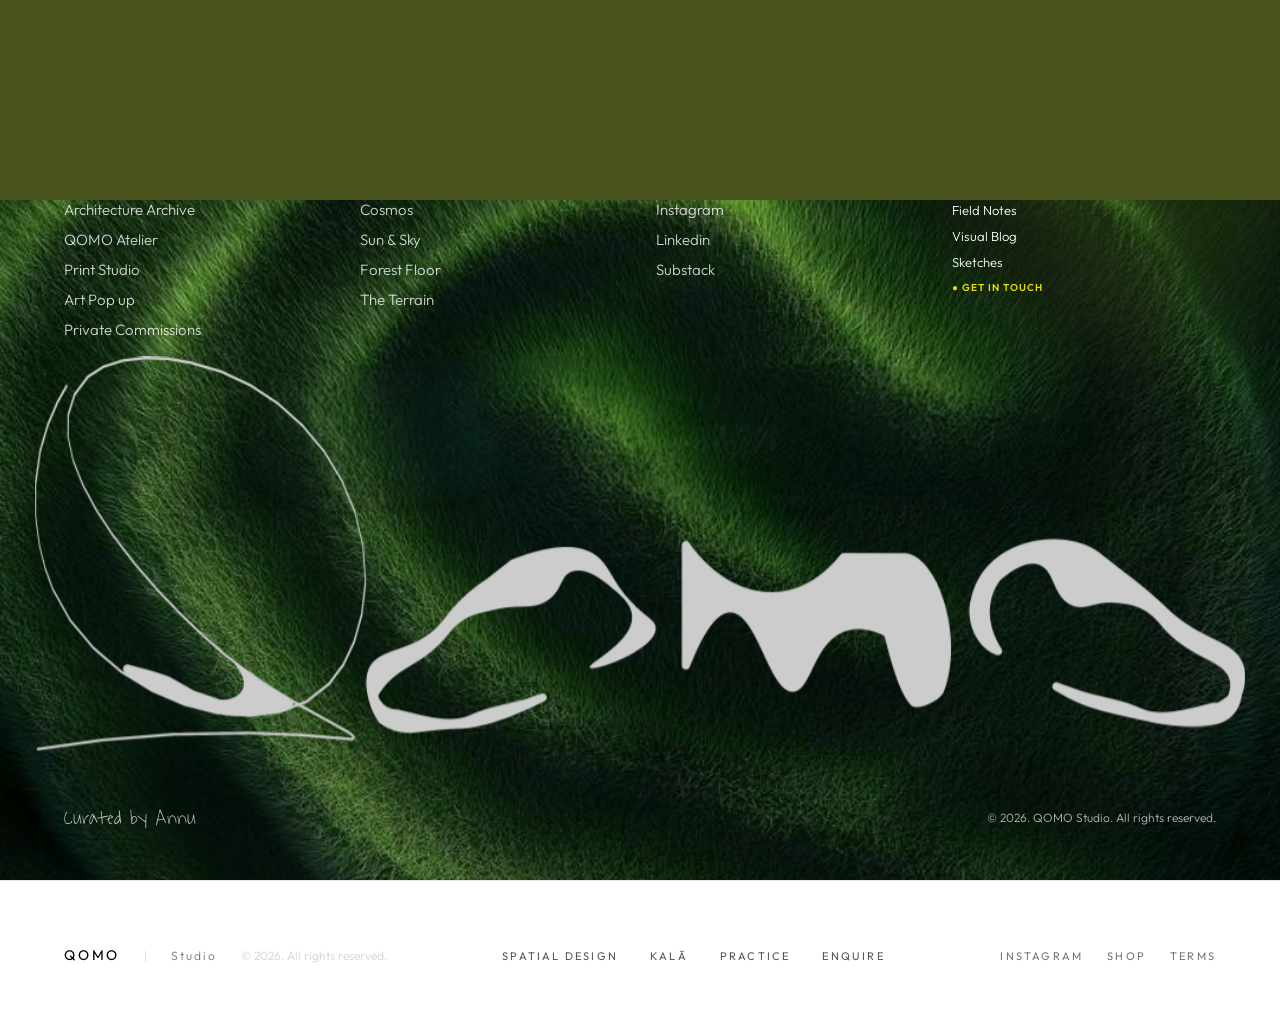
<file: shop.html>
<!doctype html>
<html lang="en">
<head>
  <meta charset="utf-8">
  <meta name="viewport" content="width=device-width, initial-scale=1">
  <title>QOMO Store</title>
  <meta name="description" content="QOMO STORE">
  <meta name="theme-color" content="#48531D">
  <link rel="icon" type="image/png" href="assets/img/logo-mark.png">
  <link rel="preconnect" href="https://fonts.googleapis.com">
  <link rel="preconnect" href="https://fonts.gstatic.com" crossorigin>
  <link rel="stylesheet" href="https://fonts.googleapis.com/css2?family=Outfit:wght@100..700&family=Waiting+for+the+Sunrise&display=swap">
  <link rel="stylesheet" href="assets/css/style.css">
</head>
<body data-page="shop">
  <div data-include="header"></div>

  <main class="store">
    <div class="wrap">
      <div class="store__head">
        <h1 class="reveal"><span class="line-mask"><span>QOMO STORE</span></span></h1>
        <div class="switch" role="group" aria-label="View">
          <button type="button" data-view="grid" aria-pressed="true">Grid</button>
          <button type="button" data-view="index" aria-pressed="false">Index</button>
        </div>
      </div>
      <section class="store__grid stagger" aria-label="Store — grid">
          <article class="card reveal"><div class="card__media"><video src="assets/video/store-qomo-display.mp4" poster="assets/img/store-qomo-display.jpg" autoplay muted loop playsinline preload="metadata" aria-hidden="true"></video></div><div class="card__meta"><span class="tag">Terrain</span><span class="note">asjobofjoigr</span></div></article>
          <article class="card reveal"><div class="card__media"><img src="assets/img/store-02.gif" alt="" loading="lazy"></div><div class="card__meta"><span class="tag">Terrain</span><span class="note">asjobofjoigr</span></div></article>
          <article class="card card--evolve reveal"><div class="card__media"><div class="book"><img class="shadow" src="assets/img/store-evolve-shadow.png" alt="" loading="lazy"><img class="cover" src="assets/img/store-evolve.jpg" alt="" loading="lazy"><span class="see">see. </span><span class="vis">visiblity comes through light</span></div></div><div class="card__meta"><span class="tag">Evolve</span><span class="note note--grey">Don&#39;t build wealth, build a legacy</span></div></article>
          <article class="card reveal"><div class="card__media"><img src="assets/img/store-04.gif" alt="" loading="lazy"></div><div class="card__meta"><span class="tag">Terrain</span><span class="note">asjobofjoigr</span></div></article>
          <article class="card reveal"><a class="card__media" href="cyanotype.html" aria-label="Botanical blueprints — cyanotypes"><video src="assets/video/store-cyanotype.mp4" poster="assets/img/store-cyanotype.jpg" autoplay muted loop playsinline preload="metadata" aria-hidden="true"></video></a><div class="card__meta"><span class="tag">Terrain</span><span class="note">asjobofjoigr</span></div><div class="card__meta"><span class="tag">Vantor</span><span class="note note--grey">Unrivaled spatial intelligence</span></div></article>
          <article class="card card--shadow reveal"><div class="card__media"><span class="word">Shadow</span><span class="slab" aria-hidden="true"></span></div><div class="card__meta"><span class="tag">HUTS</span><span class="note note--grey">Country homes for city folk</span></div></article>
          <article class="card reveal"><div class="card__media"><img src="assets/img/store-07.jpg" alt="" loading="lazy"></div><div class="card__meta"><span class="tag">Terrain</span><span class="note">asjobofjoigr</span></div></article>
          <article class="card reveal"><div class="card__media"><img src="assets/img/store-08.jpg" alt="" loading="lazy"></div><div class="card__meta"><span class="tag">Terrain</span><span class="note">asjobofjoigr</span></div></article>
          <article class="card reveal"><a class="card__media" href="stamp-duty.html" aria-label="STAMP DUTY"><video src="assets/video/store-qomo-collage-props.mp4" poster="assets/img/store-qomo-collage-props.jpg" autoplay muted loop playsinline preload="metadata" aria-hidden="true"></video></a><div class="card__meta"><span class="tag">Terrain</span><span class="note">asjobofjoigr</span></div><div class="card__meta"><span class="tag">Scout AI</span><span class="note note--grey">The robotic foundation model</span></div></article>
      </section>
      <section class="store__index" role="list" aria-label="Store — index">
          <div class="row" role="listitem"><video src="assets/video/store-qomo-display.mp4" poster="assets/img/store-qomo-display.jpg" autoplay muted loop playsinline preload="metadata" aria-hidden="true"></video><div class="card__meta"><span class="tag">Terrain</span><span class="note">asjobofjoigr</span></div><span class="idx">01</span></div>
          <div class="row" role="listitem"><img src="assets/img/store-02.gif" alt="" loading="lazy"><div class="card__meta"><span class="tag">Terrain</span><span class="note">asjobofjoigr</span></div><span class="idx">02</span></div>
          <div class="row" role="listitem"><img src="assets/img/store-evolve.jpg" alt="" loading="lazy"><div class="card__meta"><span class="tag">Evolve</span><span class="note note--grey">Don&#39;t build wealth, build a legacy</span></div><span class="idx">03</span></div>
          <div class="row" role="listitem"><img src="assets/img/store-04.gif" alt="" loading="lazy"><div class="card__meta"><span class="tag">Terrain</span><span class="note">asjobofjoigr</span></div><span class="idx">04</span></div>
          <div class="row" role="listitem"><video src="assets/video/store-cyanotype.mp4" poster="assets/img/store-cyanotype.jpg" autoplay muted loop playsinline preload="metadata" aria-hidden="true"></video><div class="card__meta"><span class="tag">Vantor</span><span class="note note--grey">Unrivaled spatial intelligence</span></div><span class="idx">05</span><a class="row__link" href="cyanotype.html" aria-label="Botanical blueprints — cyanotypes"></a></div>
          <div class="row" role="listitem"><span style="display:block;width:64px;height:48px;border-radius:4px;background:var(--olive)"></span><div class="card__meta"><span class="tag">HUTS</span><span class="note note--grey">Country homes for city folk</span></div><span class="idx">06</span></div>
          <div class="row" role="listitem"><img src="assets/img/store-07.jpg" alt="" loading="lazy"><div class="card__meta"><span class="tag">Terrain</span><span class="note">asjobofjoigr</span></div><span class="idx">07</span></div>
          <div class="row" role="listitem"><img src="assets/img/store-08.jpg" alt="" loading="lazy"><div class="card__meta"><span class="tag">Terrain</span><span class="note">asjobofjoigr</span></div><span class="idx">08</span></div>
          <div class="row" role="listitem"><video src="assets/video/store-qomo-collage-props.mp4" poster="assets/img/store-qomo-collage-props.jpg" autoplay muted loop playsinline preload="metadata" aria-hidden="true"></video><div class="card__meta"><span class="tag">Scout AI</span><span class="note note--grey">The robotic foundation model</span></div><span class="idx">09</span><a class="row__link" href="stamp-duty.html" aria-label="STAMP DUTY"></a></div>
      </section>
    </div>
  </main>

  <div data-include="mega" data-variant="grass"></div>
  <div data-include="footer"></div>
  <script src="assets/js/main.js"></script>
</body>
</html>
</file>
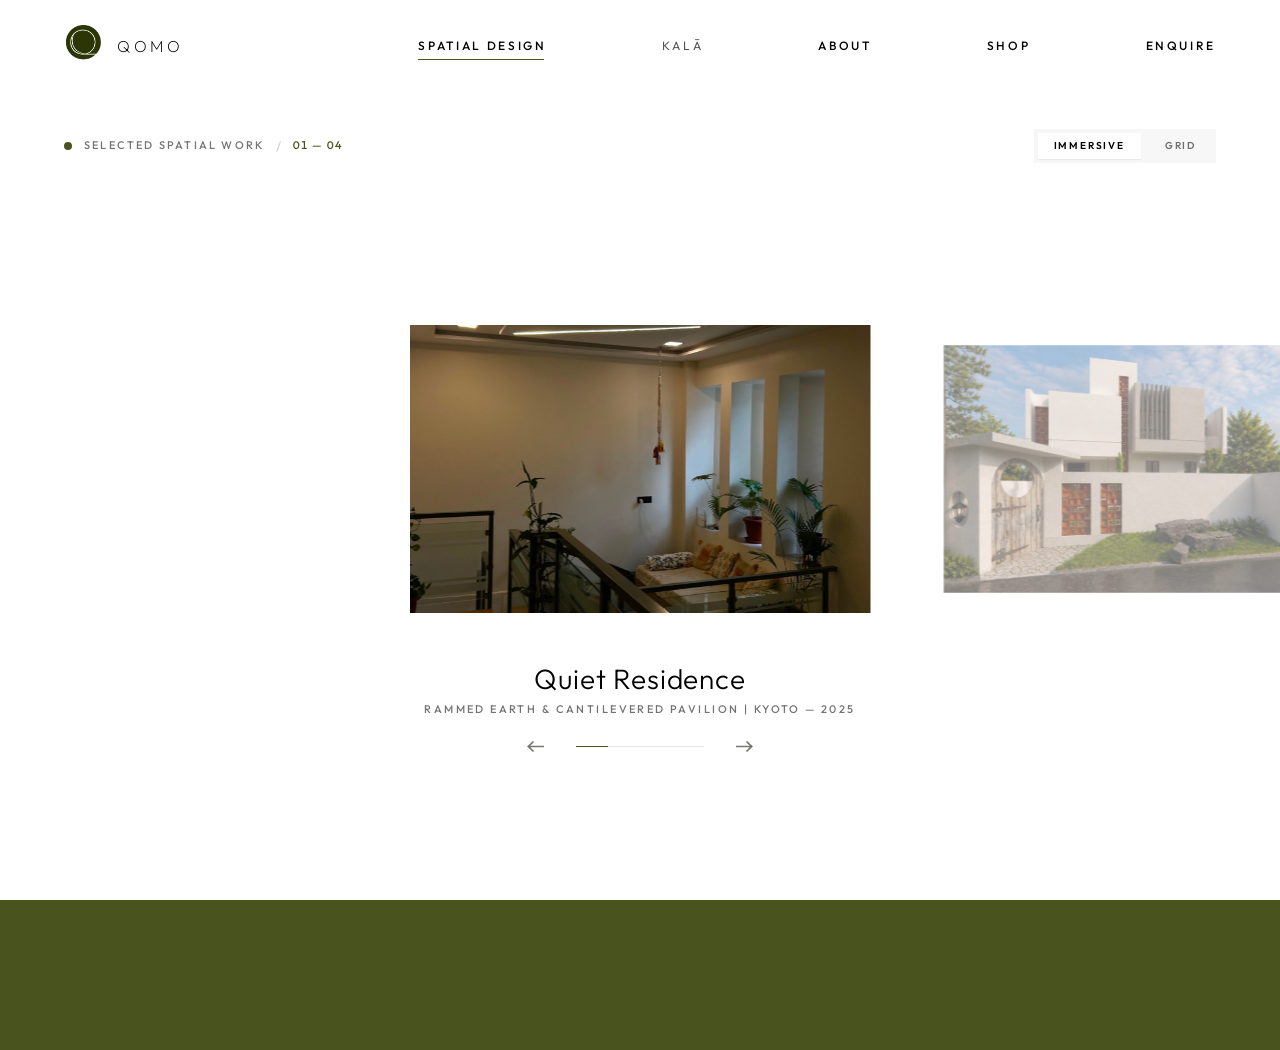
<file: spatial-design.html>
<!doctype html>
<html lang="en">
<head>
  <meta charset="utf-8">
  <meta name="viewport" content="width=device-width, initial-scale=1">
  <title>Spatial Design — QOMO</title>
  <meta name="description" content="Selected spatial work by QOMO.">
  <meta name="theme-color" content="#48531D">
  <link rel="icon" type="image/png" href="assets/img/logo-mark.png">
  <link rel="preconnect" href="https://fonts.googleapis.com">
  <link rel="preconnect" href="https://fonts.gstatic.com" crossorigin>
  <link rel="stylesheet" href="https://fonts.googleapis.com/css2?family=Outfit:wght@100..700&family=Waiting+for+the+Sunrise&display=swap">
  <link rel="stylesheet" href="assets/css/style.css">
</head>
<body data-page="spatial">
  <div data-include="header"></div>

  <main class="arc">
    <div class="wrap arc-bar">
      <div class="arc-index">
        <span class="dot" aria-hidden="true"></span>
        <span>SELECTED SPATIAL Work</span>
        <span class="slash" aria-hidden="true">/</span>
        <span class="count" aria-live="polite">01 — 04</span>
      </div>
      <div class="toggle" role="group" aria-label="View mode">
        <button type="button" data-mode="immersive" aria-pressed="true">Immersive</button>
        <button type="button" data-mode="grid" aria-pressed="false">Grid</button>
      </div>
    </div>

    <section class="reel" aria-roledescription="carousel" aria-label="Selected spatial work">
      <div class="reel__viewport">
        <div class="reel__track">
          <div class="reel__item" role="button" tabindex="0" data-project="quiet" aria-label="Project 01"><img src="assets/img/arc-01.jpg" alt="" draggable="false"></div>
          <div class="reel__item" role="button" tabindex="0" aria-label="Project 02"><img src="assets/img/arc-02.jpg" alt="" draggable="false"></div>
          <div class="reel__item" role="button" tabindex="0" data-project="atrium" aria-label="Project 03"><img src="assets/img/arc-03.jpg" alt="" draggable="false"></div>
          <div class="reel__item" role="button" tabindex="0" aria-label="Project 04"><img src="assets/img/arc-04.jpg" alt="" draggable="false"></div>
        </div>
      </div>
      <div class="reel__caption">
        <h2>Quiet Residence</h2>
        <p>RAMMED EARTH &amp; CANTILEVERED PAVILION | KYOTO — 2025</p>
        <div class="reel__controls">
          <button class="reel__prev" type="button" aria-label="Previous project"><img src="assets/img/arrow-prev.svg" alt="" width="16.67" height="11.67"></button>
          <div class="progress" aria-hidden="true"><span></span></div>
          <button class="reel__next" type="button" aria-label="Next project"><img src="assets/img/arrow-next.svg" alt="" width="16.67" height="11.67"></button>
        </div>
      </div>
    </section>

    <section class="wrap arc-grid" aria-label="Selected spatial work — grid">
      <button type="button" data-project="quiet"><span class="thumb"><img src="assets/img/arc-01.jpg" alt="" loading="lazy"></span><span class="num">01</span></button>
      <button type="button"><span class="thumb"><img src="assets/img/arc-02.jpg" alt="" loading="lazy"></span><span class="num">02</span></button>
      <button type="button" data-project="atrium"><span class="thumb"><img src="assets/img/arc-03.jpg" alt="" loading="lazy"></span><span class="num">03</span></button>
      <button type="button"><span class="thumb"><img src="assets/img/arc-04.jpg" alt="" loading="lazy"></span><span class="num">04</span></button>
    </section>
  </main>

  <!-- Project description overlay -->
  <div class="overlay" role="dialog" aria-modal="true" aria-label="Project description">
    <div class="overlay__card">
      <button class="overlay__close" type="button" aria-label="Close"><span></span><span></span></button>
      <div class="overlay__main"><img src="assets/img/quiet-main.jpg" alt=""></div>
      <div class="overlay__thumbs"></div>
      <dl class="spec">
        <div><dt>TYPOLOGY</dt><dd></dd></div>
        <div><dt>Build area</dt><dd></dd></div>
        <div><dt>LOCATION</dt><dd></dd></div>
        <div class="scope"><dt>Scope</dt><dd></dd></div>
      </dl>
      <a class="view-full" href="#" style="width:max-content">VIEW FULL PORTFOLIO</a>
      <div class="overlay__strip"></div>
    </div>
  </div>

  <div data-include="footer"></div>
  <script src="assets/js/main.js"></script>
</body>
</html>
</file>
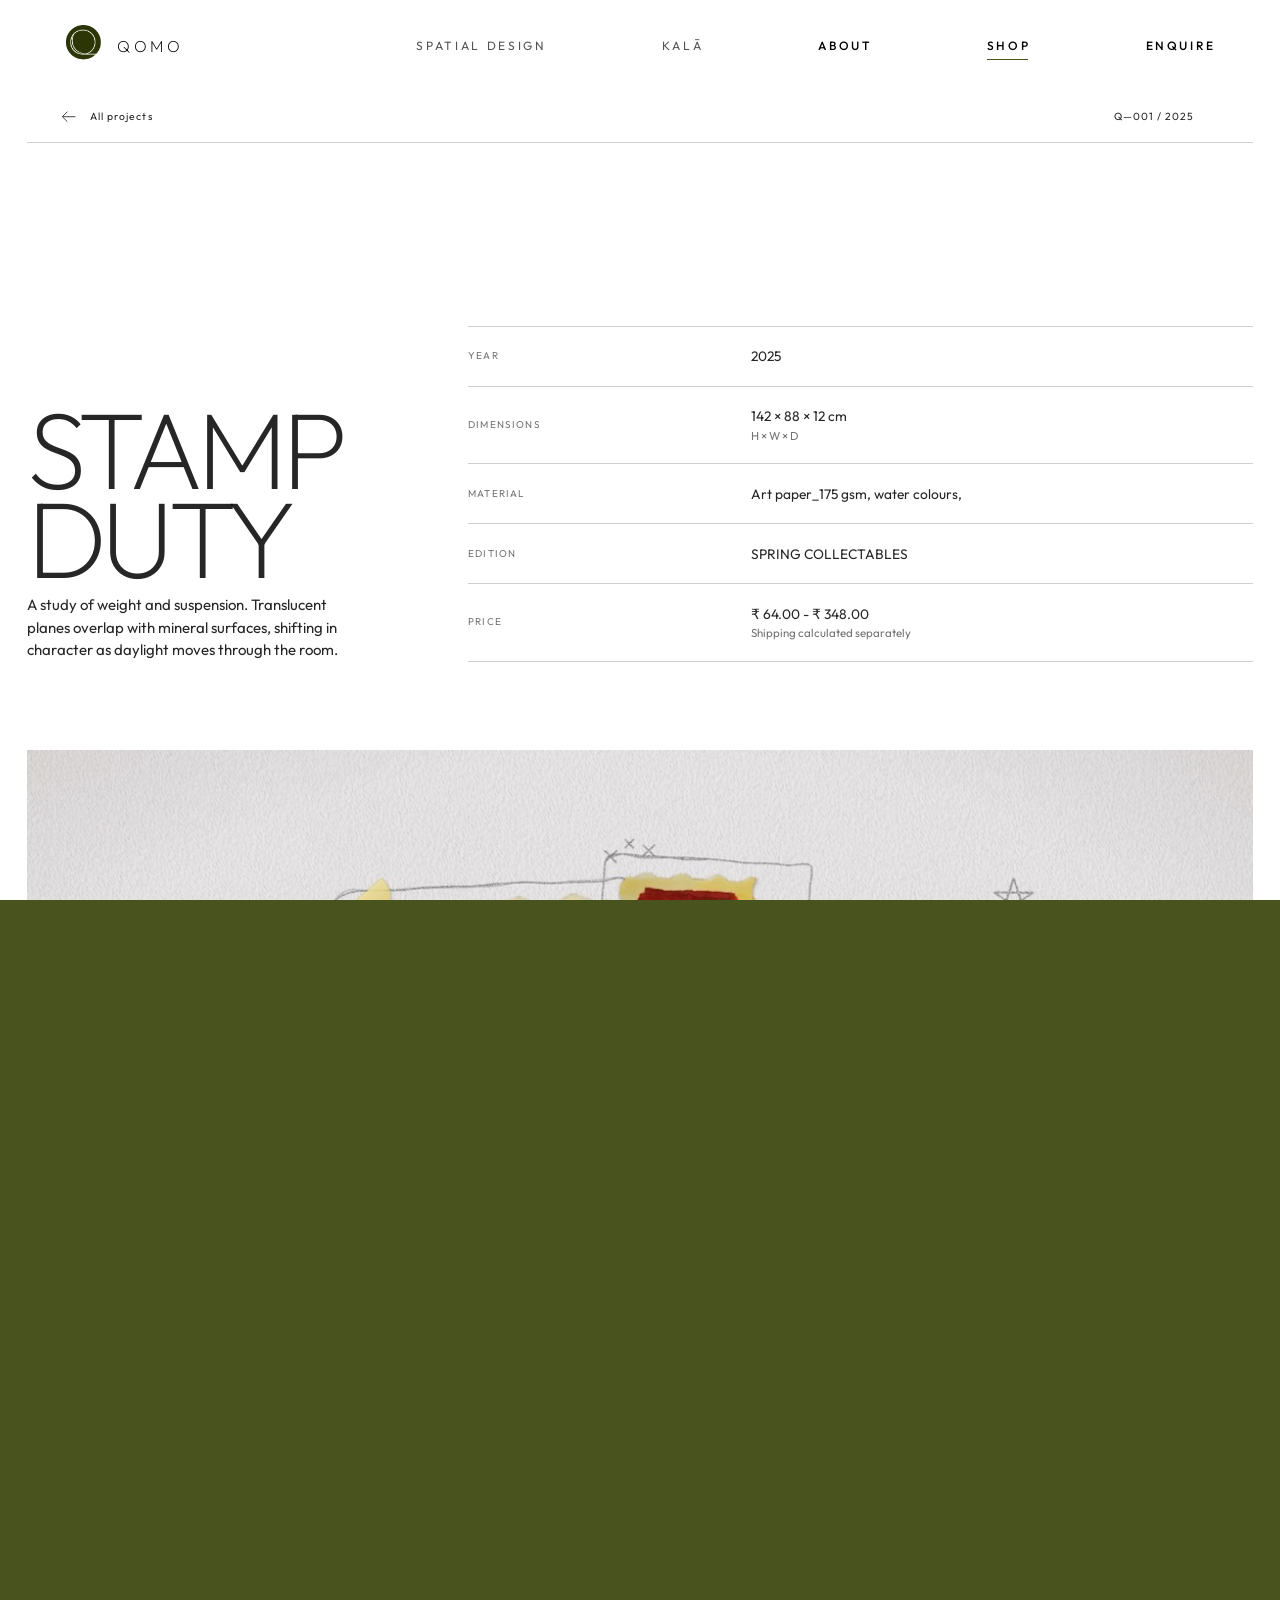
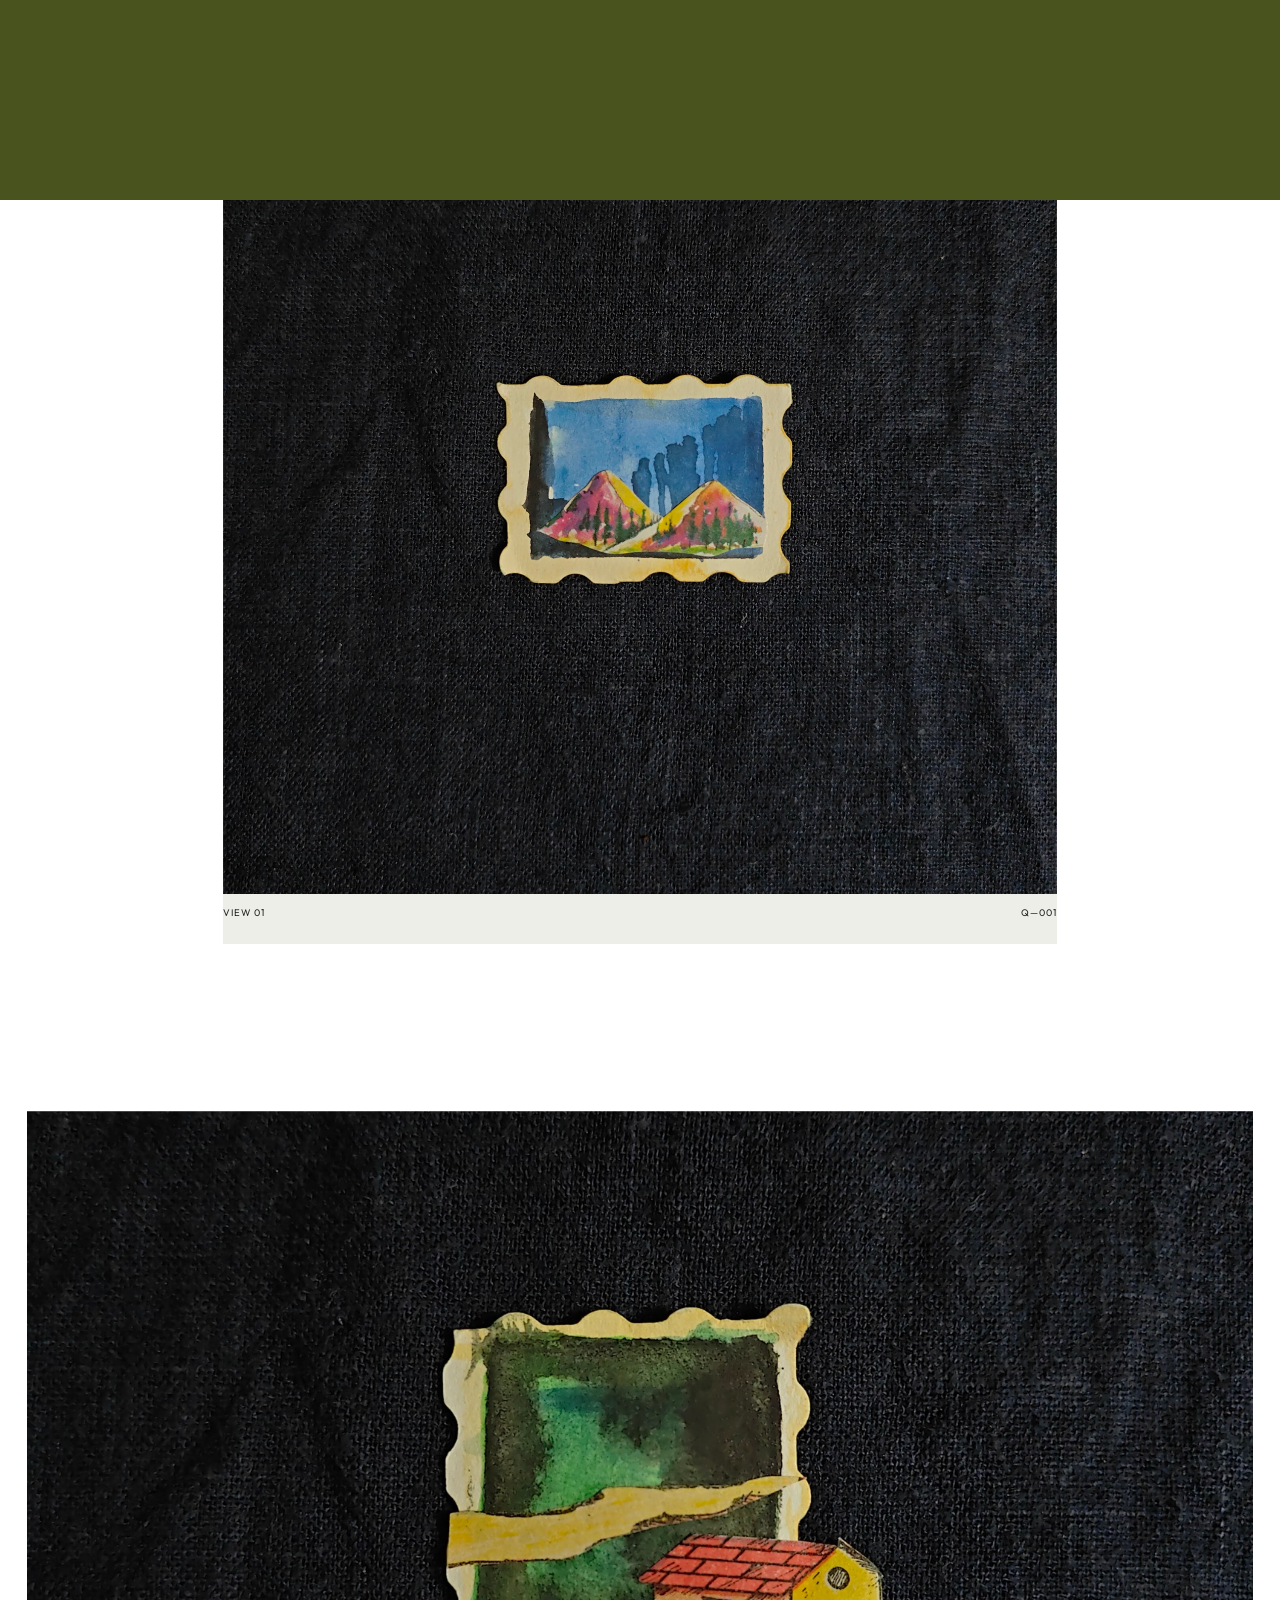
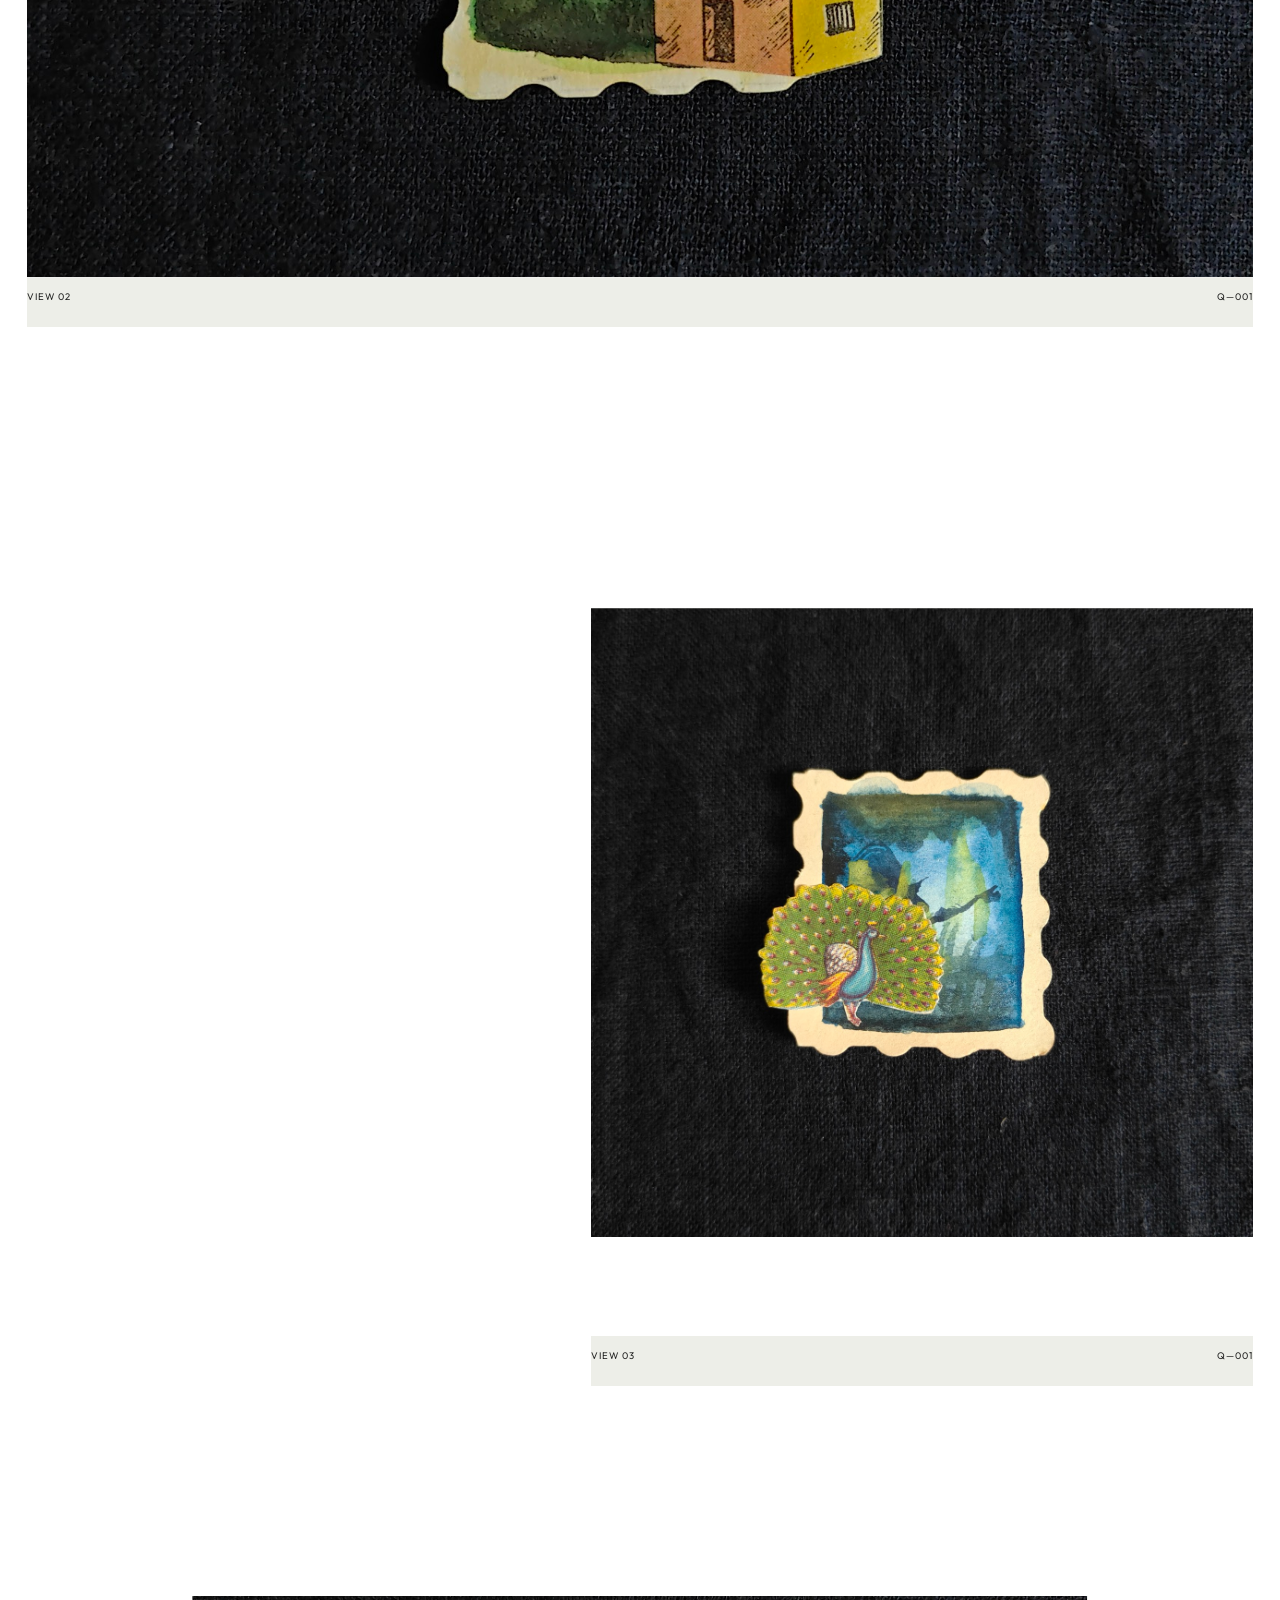
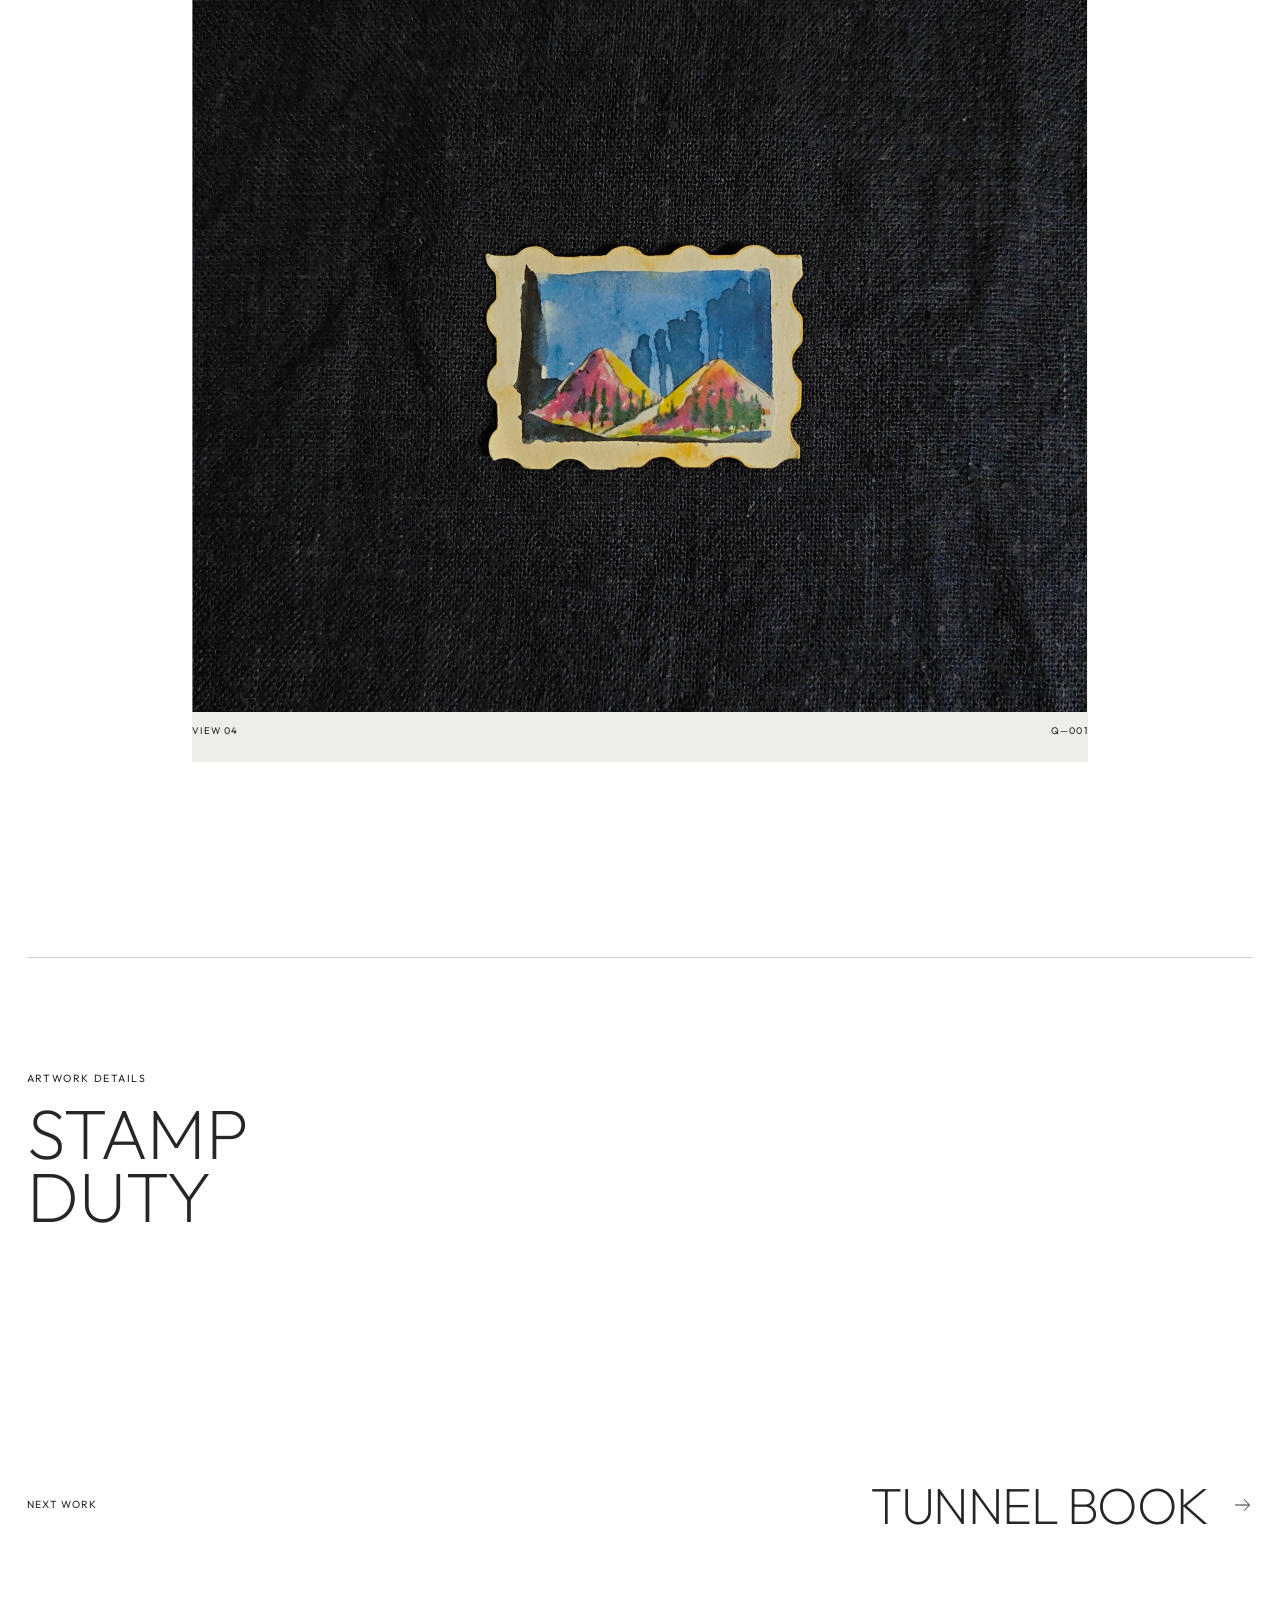
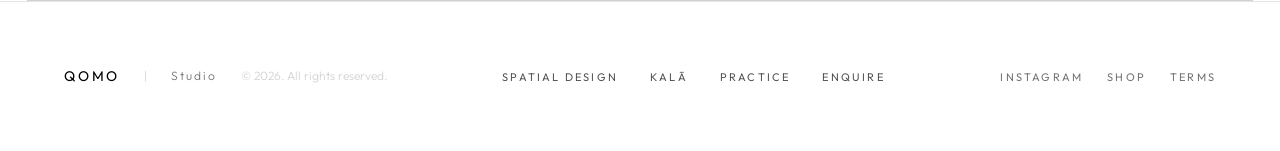
<file: stamp-duty.html>
<!doctype html>
<html lang="en">
<head>
  <meta charset="utf-8">
  <meta name="viewport" content="width=device-width, initial-scale=1">
  <title>STAMP DUTY — QOMO</title>
  <meta name="description" content="A study of weight and suspension. Translucent planes overlap with mineral surfaces, shifting in character as daylight moves through the room.">
  <meta name="theme-color" content="#48531D">
  <link rel="icon" type="image/png" href="assets/img/logo-mark.png">
  <link rel="preconnect" href="https://fonts.googleapis.com">
  <link rel="preconnect" href="https://fonts.gstatic.com" crossorigin>
  <link rel="stylesheet" href="https://fonts.googleapis.com/css2?family=Outfit:wght@100..700&family=Waiting+for+the+Sunrise&display=swap">
  <link rel="stylesheet" href="assets/css/style.css">
</head>
<body data-page="shop">
  <div data-include="header"></div>

  <!-- Figma "QOMO PRODUCT PAGE" 312:338 -->
  <main class="pdp">
    <div class="pdp__wrap">
      <div class="pdp-bar">
        <a class="pdp-back" href="shop.html"><img src="assets/img/pdp-arrow-back.svg" alt="" width="19.1953" height="19.1953">All projects</a>
        <span class="pdp-code">Q—001 / 2025</span>
      </div>

      <section class="pdp-intro" aria-labelledby="pdp-title">
        <div class="pdp-intro__text reveal">
          <h1 id="pdp-title" class="pdp-title"><span>STAMP</span> <span>DUTY</span></h1>
          <p>A study of weight and suspension. Translucent planes overlap with mineral surfaces, shifting in character as daylight moves through the room.</p>
        </div>
        <dl class="pdp-spec reveal">
          <div><dt>Year</dt><dd>2025</dd></div>
          <div><dt>Dimensions</dt><dd>142 × 88 × 12 cm<small>H × W × D</small></dd></div>
          <div><dt>Material</dt><dd>Art paper_175 gsm, water colours,</dd></div>
          <div><dt>Edition</dt><dd>SPRING COLLECTABLES</dd></div>
          <div><dt>Price</dt><dd>₹ 64.00 - ₹ 348.00<small>Shipping calculated separately</small></dd></div>
        </dl>
      </section>

      <figure class="pdp-fig pdp-fig--film">
        <div class="pdp-fig__media img-reveal">
          <video src="assets/video/store-qomo-collage-props.mp4" poster="assets/img/store-qomo-collage-props.jpg" autoplay muted loop playsinline preload="metadata" aria-hidden="true"></video>
        </div>
        <figcaption><span>Film</span><span>00:06</span></figcaption>
      </figure>

      <figure class="pdp-fig pdp-fig--v1">
        <div class="pdp-fig__media img-reveal"><img src="assets/img/pdp-stamp-view01.jpg" alt="STAMP DUTY — view 01" loading="lazy"></div>
        <figcaption><span>View 01</span><span>Q—001</span></figcaption>
      </figure>

      <figure class="pdp-fig pdp-fig--v2">
        <div class="pdp-fig__media img-reveal"><img src="assets/img/pdp-stamp-view02.jpg" alt="STAMP DUTY — view 02" loading="lazy"></div>
        <figcaption><span>View 02</span><span>Q—001</span></figcaption>
      </figure>

      <figure class="pdp-fig pdp-fig--v3">
        <div class="pdp-fig__media img-reveal"><img src="assets/img/pdp-stamp-view03.jpg" alt="STAMP DUTY — view 03" loading="lazy"></div>
        <figcaption><span>View 03</span><span>Q—001</span></figcaption>
      </figure>

      <figure class="pdp-fig pdp-fig--v4">
        <div class="pdp-fig__media img-reveal"><img src="assets/img/pdp-stamp-view01.jpg" alt="STAMP DUTY — view 04" loading="lazy"></div>
        <figcaption><span>View 04</span><span>Q—001</span></figcaption>
      </figure>

      <section class="pdp-details" aria-labelledby="pdp-details-title">
        <div class="reveal">
          <p class="pdp-details__eyebrow">Artwork details</p>
          <h2 id="pdp-details-title" class="pdp-details__title"><span>STAMP</span> <span>DUTY</span></h2>
        </div>
      </section>

      <div class="pdp-next">
        <span class="pdp-next__label">Next work</span>
        <a class="pdp-next__link" href="shop.html">TUNNEL BOOK <img src="assets/img/pdp-arrow-next.svg" alt="" width="21.5938" height="21.5938"></a>
      </div>
    </div>
  </main>

  <div data-include="footer"></div>
  <script src="assets/js/main.js"></script>
</body>
</html>
</file>
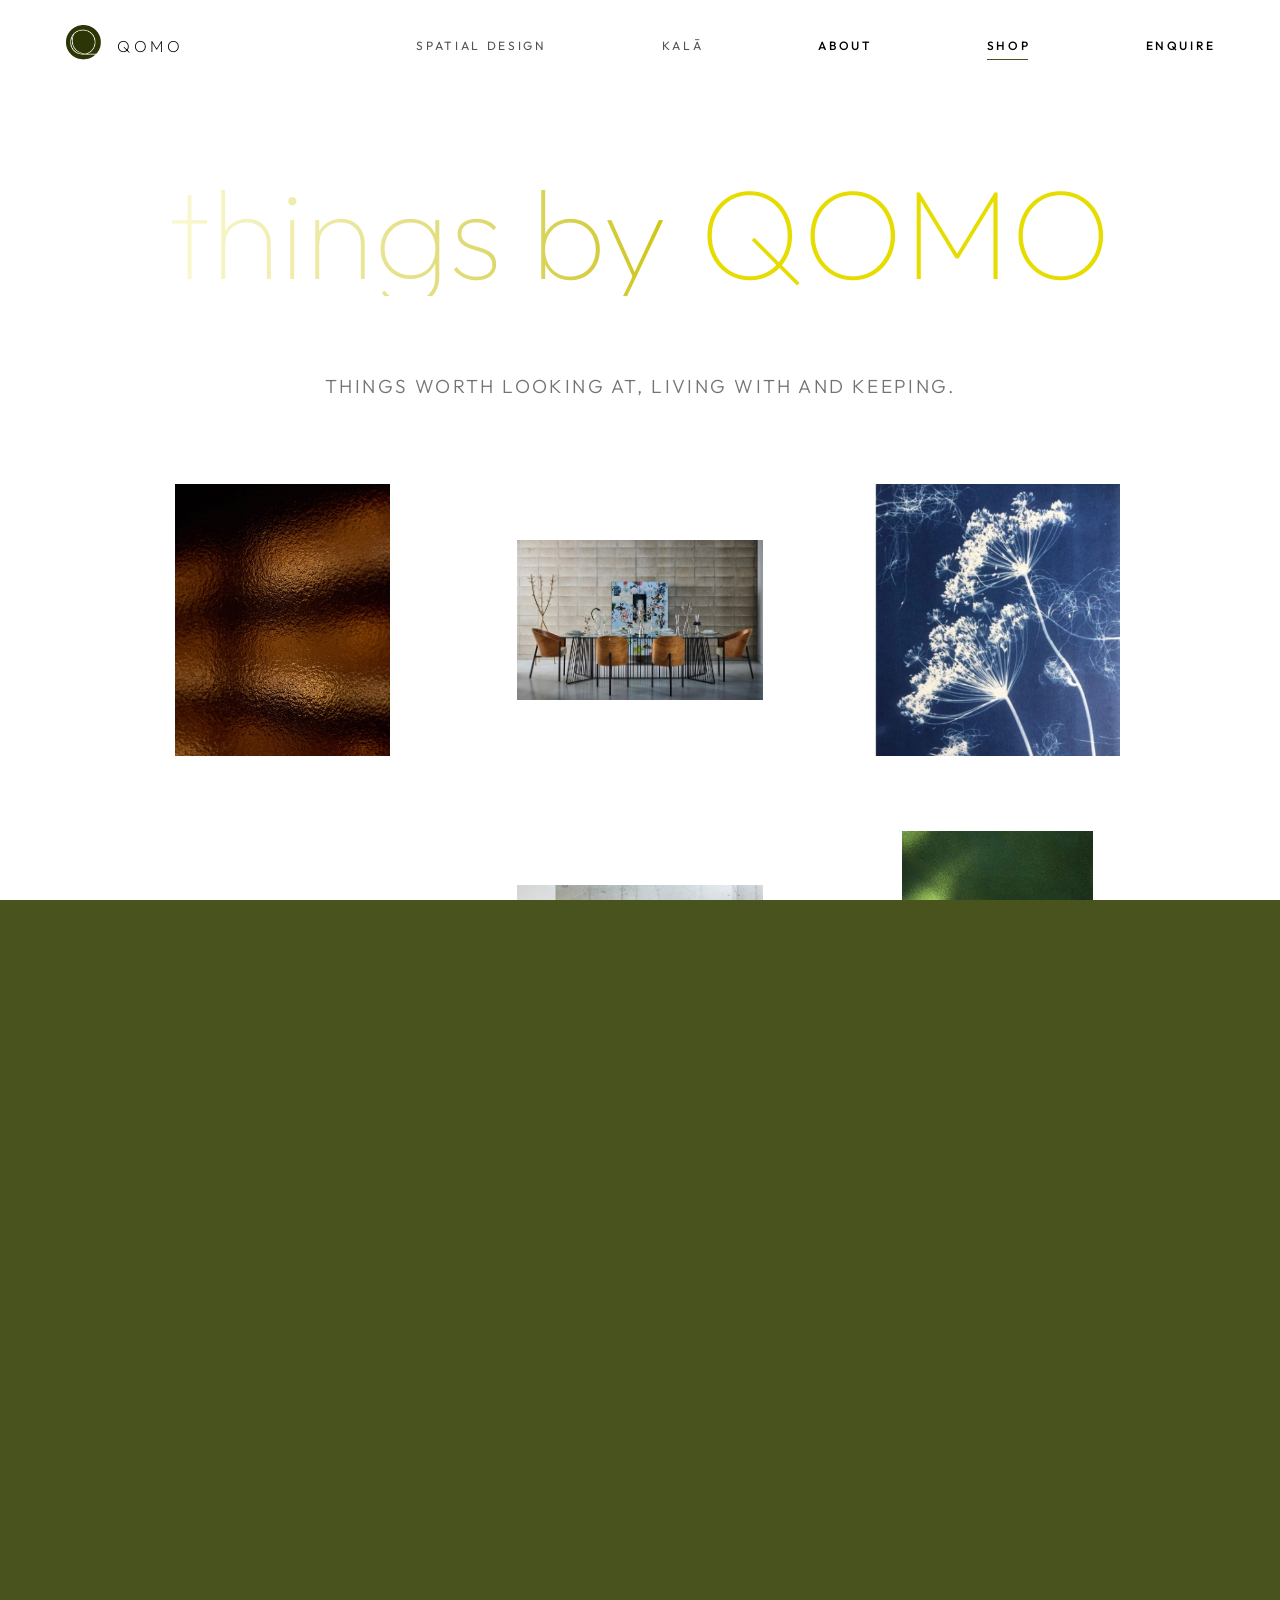
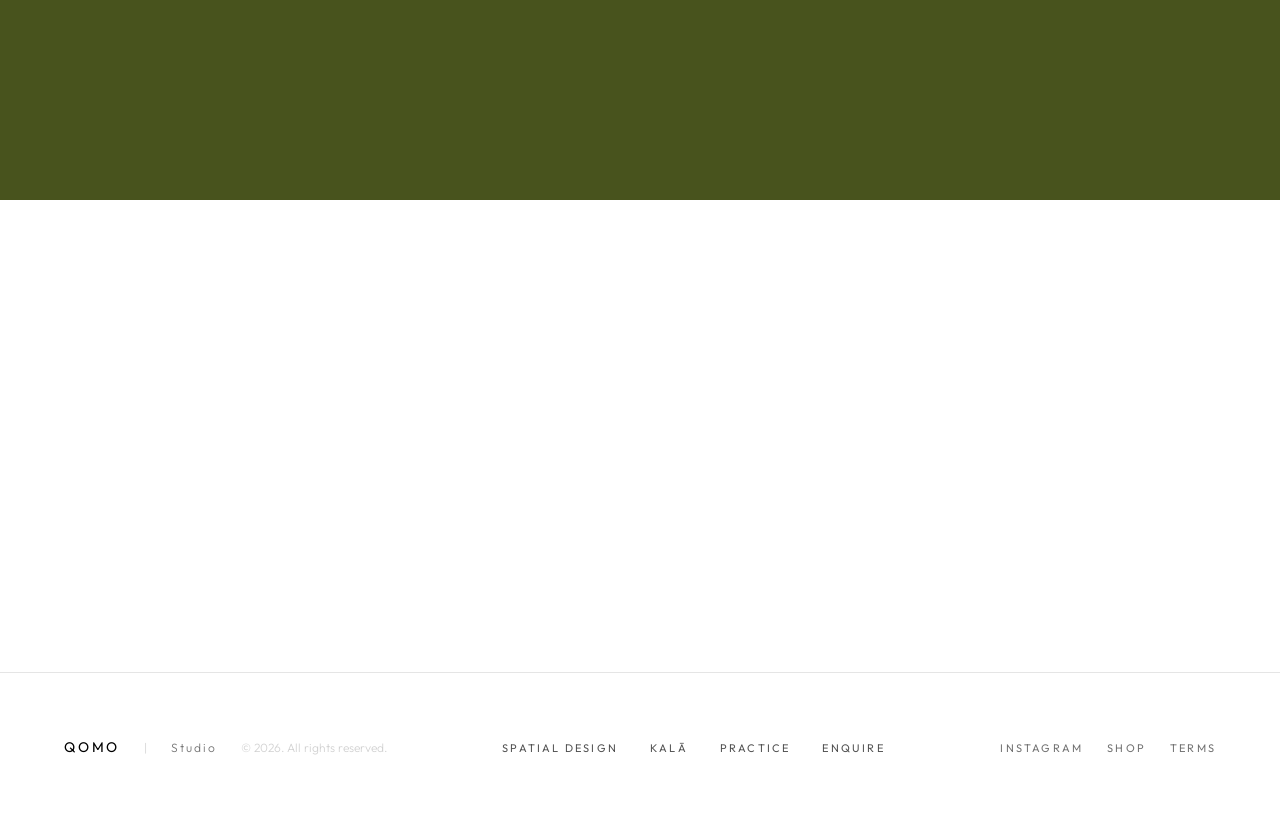
<file: things.html>
<!doctype html>
<html lang="en">
<head>
  <meta charset="utf-8">
  <meta name="viewport" content="width=device-width, initial-scale=1">
  <title>things by QOMO</title>
  <meta name="description" content="Things worth looking at, living with and keeping.">
  <meta name="theme-color" content="#48531D">
  <link rel="icon" type="image/png" href="assets/img/logo-mark.png">
  <link rel="preconnect" href="https://fonts.googleapis.com">
  <link rel="preconnect" href="https://fonts.gstatic.com" crossorigin>
  <link rel="stylesheet" href="https://fonts.googleapis.com/css2?family=Outfit:wght@100..700&family=Waiting+for+the+Sunrise&display=swap">
  <link rel="stylesheet" href="assets/css/style.css">
</head>
<body data-page="shop">
  <div data-include="header"></div>

  <main class="things">
    <h1 class="reveal"><span class="grad-text">things by</span> <span>QOMO</span></h1>
    <p class="things__sub reveal">Things worth looking at, living with and keeping.</p>
    <section class="things__grid stagger" data-lightbox aria-label="Selected work">
        <button type="button" class="reveal" data-lb-item aria-label="Open image 1 of 15"><img src="assets/img/things-01.jpg" alt="Blue and black abstract art installation" style="width:87.38%;aspect-ratio:214.664/271.992" loading="lazy"></button>
        <button type="button" class="reveal" data-lb-item aria-label="Open image 2 of 15"><img src="assets/img/things-02.jpg" alt="Curated art and furniture in a gallery" style="width:100.00%;aspect-ratio:245.664/159.93" loading="lazy"></button>
        <button type="button" class="reveal" data-lb-item aria-label="Open image 3 of 15"><img src="assets/img/things-03.jpg" alt="Blue and black abstract art installation" style="width:100.00%;aspect-ratio:245.66/272" loading="lazy"></button>
        <button type="button" class="reveal" data-lb-item aria-label="Open image 4 of 15"><img src="assets/img/things-04.jpg" alt="Art-filled contemporary living room" style="width:100.00%;aspect-ratio:245.664/135.273" loading="lazy"></button>
        <button type="button" class="reveal" data-lb-item aria-label="Open image 5 of 15"><img src="assets/img/things-05.jpg" alt="Framed work displayed on a concrete gallery wall" style="width:100.00%;aspect-ratio:245.664/163.773" loading="lazy"></button>
        <button type="button" class="reveal" data-lb-item aria-label="Open image 6 of 15"><img src="assets/img/things-06.jpg" alt="Graphic green portrait artwork" style="width:77.48%;aspect-ratio:190.328/271.992" loading="lazy"></button>
        <button type="button" class="reveal" data-lb-item aria-label="Open image 7 of 15"><img src="assets/img/things-07.jpg" alt="Sculptural installation in a pale interior" style="width:100.14%;aspect-ratio:246/162" loading="lazy"></button>
        <button type="button" class="reveal" data-lb-item aria-label="Open image 8 of 15"><img src="assets/img/things-08.jpg" alt="Red sofa in a contemporary art gallery" style="width:99.73%;aspect-ratio:245/162" loading="lazy"></button>
        <button type="button" class="reveal" data-lb-item aria-label="Open image 9 of 15"><img src="assets/img/things-09.jpg" alt="Curated shelving and objects in an interior" style="width:98.92%;aspect-ratio:243/162" loading="lazy"></button>
        <button type="button" class="reveal" data-lb-item aria-label="Open image 10 of 15"><img src="assets/img/things-10.jpg" alt="Graphic black and white exhibition identity" style="width:100.00%;aspect-ratio:245.664/174.406" loading="lazy"></button>
        <button type="button" class="reveal" data-lb-item aria-label="Open image 11 of 15"><img src="assets/img/things-11.jpg" alt="Delicate wall-mounted sculptural artwork" style="width:100.00%;aspect-ratio:245.664/163.547" loading="lazy"></button>
        <button type="button" class="reveal" data-lb-item aria-label="Open image 12 of 15"><img src="assets/img/things-12.jpg" alt="Abstract works installed in a gallery" style="width:100.00%;aspect-ratio:245.672/151.109" loading="lazy"></button>
        <button type="button" class="reveal" data-lb-item aria-label="Open image 13 of 15"><img src="assets/img/things-13.jpg" alt="Quiet neutral living room with curated art" style="width:93.63%;aspect-ratio:230/154" loading="lazy"></button>
        <button type="button" class="reveal" data-lb-item aria-label="Open image 14 of 15"><img src="assets/img/things-14.jpg" alt="Colorful geometric sculpture installation" style="width:99.73%;aspect-ratio:245/154" loading="lazy"></button>
        <button type="button" class="reveal" data-lb-item aria-label="Open image 15 of 15"><img src="assets/img/things-15.jpg" alt="Contemporary gallery storefront" style="width:100.00%;aspect-ratio:245.672/163.781" loading="lazy"></button>
    </section>
  </main>

  <div data-include="footer"></div>
  <script src="assets/js/main.js"></script>
</body>
</html>
</file>
<file: assets/css/style.css>
/* ==========================================================================
   QOMO — Studio website
   Tokens sourced from QOMO/docs/design.md (brand-design-system v1.0)
   Layouts sourced from Figma "QOMO prototype v01" (QOMO all page files)
   ========================================================================== */

:root {
  /* Colour — design.md tokens */
  --olive: #48531D;          /* primary: logo, CTAs, key headings, brand surface */
  --olive-light: #999F47;    /* secondary surface / muted accent */
  --chartreuse: #E6DC00;     /* high-energy accent — highlights only */
  --green-bright: #50CC00;   /* UI states — active / success */
  --sky: #4CA8D7;            /* cool counterpoint accent */
  --sage: #619164;           /* supporting mid-tone green */
  --white: #FFFFFF;
  --black: #000000;

  /* Neutral steps derived from black on white (no new hues) */
  --ink: var(--black);
  --ink-85: rgba(0, 0, 0, .85);
  --ink-68: rgba(0, 0, 0, .68);
  --ink-55: rgba(0, 0, 0, .55);
  --ink-36: rgba(0, 0, 0, .36);
  --ink-18: rgba(0, 0, 0, .18);
  --ink-10: rgba(0, 0, 0, .10);
  --ink-06: rgba(0, 0, 0, .06);
  --ink-03: rgba(0, 0, 0, .03);

  /* Tints of primary (design.md: "tints of primary") */
  --olive-tint-04: color-mix(in srgb, var(--olive) 4%, var(--white));
  --olive-tint-10: color-mix(in srgb, var(--olive) 10%, var(--white));
  --olive-deep: color-mix(in srgb, var(--olive) 78%, var(--black));
  --chartreuse-tint: color-mix(in srgb, var(--chartreuse) 26%, var(--white));

  /* Typography — design.md */
  --font: "Avenir Next", "Outfit", "Century Gothic", Futura, sans-serif;
  --font-sig: "Waiting for the Sunrise", "Avenir Next", cursive;

  /* Layout */
  --gutter: clamp(16px, 5vw, 64px);
  --maxw: 1440px;
  --header-h: 91px;

  --ease: cubic-bezier(.22, .61, .36, 1);
  --ease-out: cubic-bezier(.16, 1, .3, 1);
}

/* ---------- Reset ---------- */
*, *::before, *::after { box-sizing: border-box; }
html { -webkit-text-size-adjust: 100%; scroll-behavior: smooth; }
body {
  margin: 0;
  background: var(--white);
  color: var(--ink);
  font-family: var(--font);
  font-weight: 300;
  line-height: 1.4;
  -webkit-font-smoothing: antialiased;
  text-rendering: optimizeLegibility;
  overflow-x: hidden;
}
img { display: block; max-width: 100%; }
a { color: inherit; text-decoration: none; }
button { font: inherit; color: inherit; background: none; border: 0; padding: 0; cursor: pointer; }
p, h1, h2, h3, h4, ul { margin: 0; }
ul { padding: 0; list-style: none; }
:focus-visible { outline: 1.5px solid var(--olive); outline-offset: 4px; }
.sr-only { position: absolute; width: 1px; height: 1px; overflow: hidden; clip: rect(0 0 0 0); white-space: nowrap; }

.wrap { width: 100%; max-width: var(--maxw); margin: 0 auto; padding-inline: var(--gutter); }

/* ---------- Type helpers ---------- */
.eyebrow {
  font-size: 12px; letter-spacing: .22em; text-transform: uppercase; line-height: 16px; font-weight: 400;
}
.t-ultralight { font-weight: 200; }
.sig { font-family: var(--font-sig); font-weight: 400; }

/* ==========================================================================
   Preloader (design.md: monogram as loading mark)
   ========================================================================== */
.preloader {
  position: fixed; inset: 0; z-index: 200; display: grid; place-items: center;
  background: var(--white);
  transition: opacity .7s var(--ease), visibility .7s;
}
.preloader img { width: 56px; height: auto; animation: breathe 1.6s var(--ease) infinite; }
.preloader.is-done { opacity: 0; visibility: hidden; }
@keyframes breathe { 0%, 100% { transform: scale(.92); opacity: .55; } 50% { transform: scale(1); opacity: 1; } }

/* Page transition veil */
.veil {
  position: fixed; inset: 0; z-index: 190; background: var(--olive);
  transform: translateY(100%); pointer-events: none;
  transition: transform .6s var(--ease-out);
}
.veil.is-active { transform: translateY(0); }

/* Cursor follower (fine pointers only) */
.cursor {
  position: fixed; top: 0; left: 0; z-index: 180; width: 10px; height: 10px; margin: -5px 0 0 -5px;
  border-radius: 50%; background: var(--olive); pointer-events: none;
  transition: width .35s var(--ease), height .35s var(--ease), margin .35s var(--ease), background .35s, opacity .3s;
  mix-blend-mode: multiply; opacity: 0;
}
.cursor.is-visible { opacity: 1; }
.cursor.is-hover { width: 56px; height: 56px; margin: -28px 0 0 -28px; background: color-mix(in srgb, var(--chartreuse) 70%, transparent); }
@media (hover: none), (pointer: coarse) { .cursor { display: none; } }

/* ==========================================================================
   Header — "TOP MINIMALIST HEADER"
   ========================================================================== */
.site-header {
  position: fixed; inset: 0 0 auto; z-index: 100; height: var(--header-h);
  background: rgba(255, 255, 255, .9);
  -webkit-backdrop-filter: blur(6px); backdrop-filter: blur(6px);
  transition: transform .5s var(--ease), background .3s;
}
.site-header.is-hidden { transform: translateY(-100%); }
.site-header .wrap { height: 100%; display: flex; align-items: center; gap: 10px; max-width: 1760px; }
.brand { display: flex; align-items: center; gap: 10px; flex-shrink: 0; }
.brand img { width: 43px; height: 42px; object-fit: contain; transition: transform .8s var(--ease); }
.brand:hover img { transform: rotate(-12deg) scale(1.05); }
.brand span { font-size: 16px; font-weight: 200; letter-spacing: .22em; text-transform: uppercase; line-height: 24px; }
.nav { margin-left: auto; display: flex; align-items: center; gap: clamp(28px, 9vw, 150px); }
.nav a {
  position: relative; font-size: 12px; letter-spacing: .22em; text-transform: uppercase; line-height: 16px;
  color: var(--ink-68); font-weight: 400; padding-block: 6px;
}
.nav a::after {
  content: ""; position: absolute; left: 0; right: .22em; bottom: 0; height: 1px; background: var(--olive);
  transform: scaleX(0); transform-origin: right; transition: transform .5s var(--ease);
}
.nav a:hover::after, .nav a[aria-current="page"]::after { transform: scaleX(1); transform-origin: left; }
.nav a:hover { color: var(--ink); }
.nav a[aria-current="page"] { color: var(--ink); font-weight: 500; }

.menu-toggle { display: none; margin-left: auto; width: 44px; height: 44px; position: relative; z-index: 2; }
.menu-toggle span {
  position: absolute; left: 11px; right: 11px; height: 1px; background: var(--ink);
  transition: transform .45s var(--ease), top .45s var(--ease), background .3s;
}
.menu-toggle span:first-child { top: 18px; }
.menu-toggle span:last-child { top: 26px; }
.menu-open .menu-toggle span { background: var(--white); }
.menu-open .menu-toggle span:first-child { top: 22px; transform: rotate(45deg); }
.menu-open .menu-toggle span:last-child { top: 22px; transform: rotate(-45deg); }

.mobile-menu {
  position: fixed; inset: 0; z-index: 99; background: var(--olive); color: var(--white);
  display: flex; flex-direction: column; justify-content: center; gap: 10px; padding: 120px var(--gutter) 48px;
  clip-path: circle(0% at calc(100% - 40px) 45px);
  transition: clip-path .8s var(--ease-out); visibility: hidden;
}
.menu-open .mobile-menu { clip-path: circle(150% at calc(100% - 40px) 45px); visibility: visible; }
.mobile-menu a {
  font-size: clamp(36px, 10vw, 64px); font-weight: 200; letter-spacing: -.02em; text-transform: uppercase; line-height: 1.15;
  opacity: 0; transform: translateY(24px); transition: opacity .5s, transform .6s var(--ease-out), color .3s;
}
.mobile-menu a:hover, .mobile-menu a[aria-current="page"] { color: var(--chartreuse); }
.menu-open .mobile-menu a { opacity: 1; transform: none; }
.menu-open .mobile-menu a:nth-child(2) { transition-delay: .06s; }
.menu-open .mobile-menu a:nth-child(3) { transition-delay: .12s; }
.menu-open .mobile-menu a:nth-child(4) { transition-delay: .18s; }
.menu-open .mobile-menu a:nth-child(5) { transition-delay: .24s; }
.mobile-menu .mm-word { position: absolute; left: var(--gutter); top: 24px; line-height: 24px; font-size: 16px; font-weight: 200; letter-spacing: .22em; color: var(--white); }
.menu-open .site-header { background: transparent; -webkit-backdrop-filter: none; backdrop-filter: none; }
.menu-open .site-header .brand { opacity: 0; }
body.menu-open { overflow: hidden; }

@media (max-width: 900px) {
  :root { --header-h: 72px; }
  .nav { display: none; }
  .menu-toggle { display: block; }
  .brand img { width: 36px; height: 35px; }
}

/* ==========================================================================
   Footer — mini (all pages)
   ========================================================================== */
.site-footer { border-top: 1px solid var(--ink-10); background: var(--white); padding: 65px 0 64px; }
.site-footer .wrap { max-width: 1760px; display: flex; align-items: center; justify-content: space-between; gap: 32px; flex-wrap: wrap; }
.foot-id { display: flex; align-items: center; gap: 24px; font-size: 12px; }
.foot-id strong { font-weight: 400; font-size: 14px; letter-spacing: .2em; text-transform: uppercase; }
.foot-id .bar { color: var(--ink-18); }
.foot-id .studio { color: var(--ink-55); letter-spacing: .16em; }
.foot-id .copy { color: var(--ink-18); }
.foot-nav, .foot-social { display: flex; align-items: center; gap: 32px; }
.foot-social { gap: 24px; }
.foot-nav a, .foot-social a {
  font-size: 11px; letter-spacing: .2em; text-transform: uppercase; line-height: 16px; color: var(--ink-68); font-weight: 400;
  transition: color .3s;
}
.foot-social a { color: var(--ink-55); }
.foot-nav a:hover, .foot-social a:hover { color: var(--olive); }
@media (max-width: 1100px) {
  .site-footer .wrap { flex-direction: column; align-items: flex-start; }
  .foot-id { flex-wrap: wrap; gap: 12px 24px; }
  .foot-nav { flex-wrap: wrap; gap: 16px 28px; }
}

/* ---------- Mega footer (Practice / Shop) ---------- */
.mega {
  position: relative; overflow: hidden; color: var(--white); background: var(--olive);
  padding: 64px 0 48px;
}
.mega--grass { background: var(--olive-deep) center / cover no-repeat; }
.mega::before {
  content: ""; position: absolute; right: -40px; top: -40px; width: 384px; height: 384px; border-radius: 50%;
  background: color-mix(in srgb, var(--olive-light) 45%, transparent); filter: blur(48px); pointer-events: none;
}
.mega--grass::before { background: rgba(72, 83, 29, .3); }
.mega .wrap { position: relative; }
.mega-cols { display: grid; grid-template-columns: repeat(4, minmax(0, 1fr)); gap: 32px; padding: 111px 0 64px; }
.mega-cols h4 {
  font-size: 10px; font-weight: 600; letter-spacing: .1em; text-transform: uppercase; line-height: 14px;
  color: color-mix(in srgb, var(--olive-light) 55%, var(--white)); margin-bottom: 8px;
}
.mega-cols ul { display: grid; gap: 6px; }
.mega-cols li a { font-size: 15px; line-height: 24px; color: rgba(255, 255, 255, .8); transition: color .3s, padding .4s var(--ease); }
.mega-cols li a:hover { color: var(--white); padding-left: 6px; }
.mega-cols .personal ul { gap: 4px; }
.mega-cols .personal li a { font-size: 13px; line-height: 20px; color: var(--white); }
.mega-cols .touch { margin-top: 8px; font-size: 10px; font-weight: 600; letter-spacing: .1em; text-transform: uppercase; color: var(--chartreuse); display: inline-block; }
.mega-cols .touch:hover { color: var(--white); }
.mega-script { display: block; width: 100%; max-width: 1153px; }
.mega-script img { width: 100%; height: auto; }
.mega-script.is-in img { animation: script-pop 2s linear both; }
.mega-script:hover img { animation: script-pop 2s linear both; }
@keyframes script-pop { /* Figma motion: Asset 28@4x — translate-y −39.7, width 1152→1274→1211 */
  0% { transform: translateY(0) scale(1); }
  9.8% { transform: translateY(-40px) scale(1.106); }
  20% { transform: translateY(-40px) scale(1.051); }
  100% { transform: translateY(-40px) scale(1.051); }
}
.mega-fine { display: flex; justify-content: space-between; align-items: center; gap: 16px; padding-top: 24px; flex-wrap: wrap; }
.mega-fine .sig { font-size: 20px; color: rgba(255, 255, 255, .75); }
.mega-fine small { font-size: 12px; color: rgba(255, 255, 255, .7); }
@media (max-width: 760px) {
  .mega-cols { grid-template-columns: repeat(2, minmax(0, 1fr)); padding-top: 48px; row-gap: 40px; }
}

/* ==========================================================================
   Reveal system
   ========================================================================== */
.reveal { opacity: 0; transform: translateY(36px); transition: opacity 1s var(--ease), transform 1.2s var(--ease-out); }
.reveal.is-in { opacity: 1; transform: none; }
.line-mask { display: block; overflow: hidden; padding-bottom: .06em; margin-bottom: -.06em; }
.line-mask > span { display: inline-block; transform: translateY(105%); transition: transform 1.2s var(--ease-out); }
.is-in .line-mask > span, .line-mask.is-in > span { transform: none; }
.stagger > * { transition-delay: calc(var(--i, 0) * 90ms); }
.img-reveal { overflow: hidden; clip-path: inset(12% 0 12% 0); transition: clip-path 1.4s var(--ease-out); }
.img-reveal.is-in { clip-path: inset(0 0 0 0); }
.img-reveal img { transform: scale(1.15); transition: transform 1.8s var(--ease-out); }
.img-reveal.is-in img { transform: scale(1.0001); }

@media (prefers-reduced-motion: reduce) {
  *, *::before, *::after { animation-duration: .01ms !important; animation-iteration-count: 1 !important; transition-duration: .01ms !important; }
  .reveal, .line-mask > span, .img-reveal, .img-reveal img { opacity: 1 !important; transform: none !important; clip-path: none !important; }
  html { scroll-behavior: auto; }
}

/* ==========================================================================
   HOME
   ========================================================================== */
.home-hero { position: relative; padding-top: var(--header-h); }
.home-hero__script {
  position: relative; width: 100%; margin-top: clamp(8px, 2vw, 24px);
  clip-path: inset(0 100% 0 0); transition: clip-path 2.2s var(--ease-out);
}
.loaded .home-hero__script { clip-path: inset(0 0 0 0); }
/* Logomark mask — Figma: 1300×558 rotated fill, masked by the 1271.5×413.5 logomark at (0, 0) */
.logo-mask {
  position: relative; width: 99.34%; aspect-ratio: 1271.5 / 413.5; overflow: hidden;
  container-type: size; background: var(--olive); will-change: transform;
  -webkit-mask: url("../img/qomo-script-mask.png") 0 0 / 100% 100% no-repeat;
          mask: url("../img/qomo-script-mask.png") 0 0 / 100% 100% no-repeat;
}
.logo-mask video {
  position: absolute; left: 51.12%; top: 67.84%; max-width: none;
  width: 134.95cqh; height: 102.24cqw; /* pre-rotation size: 558 × 1300 in Figma units */
  object-fit: cover; transform: translate(-50%, -50%) rotate(-90deg);
}
.index-cue {
  display: flex; flex-direction: column; align-items: center; gap: 4px; margin: clamp(12px, 3vw, 32px) auto 0;
  font-size: 9px; letter-spacing: .3em; color: var(--ink-36); text-transform: uppercase; width: max-content;
}
.index-cue img { animation: cue 2.2s var(--ease) infinite; }
@keyframes cue { 0%, 100% { transform: translateY(0); opacity: 1; } 60% { transform: translateY(6px); opacity: .4; } }

.manifesto {
  background: linear-gradient(to bottom, var(--white), color-mix(in srgb, var(--black) 8%, var(--white)));
  padding: 79px 0 192px; overflow: hidden;
}
.manifesto h1 {
  font-size: clamp(42px, 7.8vw, 100px); line-height: 1.24; letter-spacing: -.06em; font-weight: 200; text-transform: uppercase;
}
.manifesto h1 .c-chartreuse { color: var(--chartreuse); }
.manifesto h1 .c-sky { color: var(--sky); }
.manifesto h1 .c-olive { color: var(--olive); }
.manifesto__row {
  display: grid; grid-template-columns: repeat(12, minmax(0, 1fr)); column-gap: 32px; margin-top: clamp(64px, 10vw, 128px);
}
.manifesto__left { grid-column: 1 / span 5; display: flex; flex-direction: column; gap: 15px; }
.manifesto__right { grid-column: 6 / span 7; padding: 80px 0 0 64px; display: flex; flex-direction: column; gap: 96px; }
.with { font-size: clamp(40px, 5.6vw, 72px); line-height: 1; letter-spacing: -.043em; color: var(--ink-36); font-weight: 200; }
.dapple, .depth { font-size: clamp(56px, 8.1vw, 104px); line-height: 1; letter-spacing: -.03em; font-weight: 200; }
.dapple { color: var(--chartreuse); }
.depth { color: var(--olive); }
.statement { max-width: 576px; display: flex; flex-direction: column; gap: 24px; }
.statement p { font-size: 20px; line-height: 28px; text-align: justify; hyphens: auto; color: var(--ink-68); font-weight: 400; }
.statement p b { color: var(--olive); font-weight: 500; }
.text-link {
  align-self: flex-start; font-size: 12px; letter-spacing: .2em; text-transform: uppercase; font-weight: 200; font-style: italic;
  text-decoration: underline; text-underline-offset: 3px; transition: color .3s, letter-spacing .5s var(--ease);
}
.text-link:hover { color: var(--olive); letter-spacing: .28em; }
@media (max-width: 900px) {
  .manifesto { padding: 56px 0 96px; }
  .manifesto__row { display: flex; flex-direction: column; gap: 32px; }
  .manifesto__right { padding: 0; gap: 48px; }
  .depth { align-self: flex-end; }
}

/* Gateway rows */
.gateway { border-top: 1px solid var(--ink-03); padding: 109px 0 108px; }
.gateway__title { font-size: clamp(32px, 4vw, 48px); line-height: 1; letter-spacing: -.025em; font-weight: 300; max-width: 510px; padding: 33px 0 82px; }
.gateway__rows { border-top: 1px solid var(--ink-10); padding-top: 92px; display: flex; flex-direction: column; gap: 128px; }
.block { display: flex; flex-direction: column; gap: 48px; }
.block__head { display: grid; grid-template-columns: repeat(12, minmax(0, 1fr)); column-gap: 32px; row-gap: 16px; min-height: 142px; }
.block__head h3 { grid-column: 1 / span 5; font-size: clamp(32px, 4vw, 48px); line-height: 1; letter-spacing: -.025em; font-weight: 300; }
.block__head h3.kala-mark { font-weight: 400; color: var(--ink-68); letter-spacing: .055em; text-transform: uppercase; }
.block__head p { grid-column: 6 / span 7; font-size: clamp(24px, 2.8vw, 36px); line-height: 1.11; letter-spacing: -.01em; font-weight: 200; color: var(--ink-85); }
.block__media { position: relative; height: clamp(280px, 42vw, 540px); background: var(--ink-03); overflow: hidden; }
.block__media img { width: 100%; height: 100%; object-fit: cover; }
.block__media .media-in { position: absolute; inset: -8% 0; }
.block__media .media-in img { height: 100%; }
.block__caption {
  position: absolute; left: 19px; right: 0; bottom: 0; padding: 0 0 17px; border-bottom: 1px solid rgba(255, 255, 255, .5);
  font-size: 12px; letter-spacing: .2em; text-transform: uppercase; color: var(--white); font-weight: 400; white-space: pre;
}
.block__link-row { display: flex; justify-content: flex-end; border-bottom: 1px solid var(--ink-10); padding: 8px 0 33px; }
.arrow-link { display: inline-flex; align-items: center; gap: 12px; font-size: 14px; letter-spacing: .2em; text-transform: uppercase; font-weight: 500; color: var(--olive); }
.arrow-link--kala { font-size: 12px; font-weight: 400; color: var(--ink-68); }
.arrow-link .arr { font-size: 16px; transition: transform .5s var(--ease); }
.arrow-link--kala .arr { color: var(--sky); }
.arrow-link:hover .arr { transform: translateX(8px); }
@media (max-width: 760px) {
  .gateway { padding: 64px 0; }
  .gateway__title { padding: 0 0 48px; }
  .gateway__rows { padding-top: 56px; gap: 80px; }
  .block { gap: 28px; }
  .block__head { display: flex; flex-direction: column; min-height: 0; }
  .block__caption { font-size: 10px; letter-spacing: .14em; white-space: normal; padding-right: 12px; }
}

/* The selection — curved reel */
.selection { padding-top: 24px; overflow: hidden; }
.selection h2 { text-align: center; font-size: clamp(32px, 4vw, 48px); font-weight: 300; letter-spacing: -.025em; line-height: 1; padding: 33px 0 64px; }
.curve { position: relative; height: clamp(300px, 36vw, 502px); }
.curve__track { position: absolute; top: 8.6%; left: 0; display: flex; gap: clamp(20px, 3.9vw, 50px); will-change: transform; cursor: grab; touch-action: pan-y; }
.curve__track.is-drag { cursor: grabbing; }
.curve__item { flex: 0 0 auto; width: clamp(200px, 24.6vw, 315px); aspect-ratio: 315 / 415; background: var(--ink-10); overflow: hidden; transform-origin: center; }
.curve__item img { width: 100%; height: 100%; object-fit: cover; pointer-events: none; transition: transform 1.2s var(--ease-out); user-select: none; -webkit-user-drag: none; }
.curve__item:hover img { transform: scale(1.06); }
.curve__arc { position: absolute; left: 0; width: 100%; height: auto; pointer-events: none; z-index: 2; }
.curve__arc--top { top: 0; }
.curve__arc--bottom { bottom: 0; left: 1.5%; width: 98.5%; }

/* Annu card */
.annu { padding: 54px 0 0; }
.annu__grid { display: grid; grid-template-columns: 539.5fr 612fr; max-width: 1152px; margin: 0 auto; min-height: 457px; }
.annu__img { overflow: hidden; position: relative; min-height: 360px; }
.annu__img img { position: absolute; inset: 0; width: 100%; height: 100%; object-fit: cover; object-position: 50% 80.6%; transition: transform 1.6s var(--ease-out); }
.annu__grid:hover .annu__img img { transform: scale(1.04); }
.annu__card { background: var(--chartreuse-tint); padding: clamp(32px, 6vw, 68.58px); display: flex; flex-direction: column; justify-content: center; align-items: flex-start; }
.annu__card blockquote { margin: 0 0 25px; font-size: clamp(19px, 1.9vw, 24px); line-height: 1.32; font-weight: 300; color: color-mix(in srgb, var(--olive) 72%, var(--olive-light)); max-width: 403px; }
.annu__card blockquote b { font-weight: 300; color: var(--olive-deep); }
.annu__card .name { font-size: 10px; line-height: 15px; letter-spacing: .18em; text-transform: uppercase; color: var(--olive-deep); font-weight: 300; margin-bottom: 26px; }
.pill-btn {
  display: inline-flex; align-items: center; justify-content: center; min-height: 40px; padding: 0 24px; border-radius: 24px;
  background: var(--olive-light); color: var(--white); font-size: 9px; font-weight: 600; letter-spacing: .1em; text-transform: uppercase;
  transition: background .4s, transform .4s var(--ease);
}
.pill-btn:hover { background: var(--olive); transform: translateY(-2px); }
@media (max-width: 760px) {
  .annu { padding: 32px var(--gutter) 0; }
  .annu__grid { grid-template-columns: 1fr; }
  .annu__img { min-height: 0; aspect-ratio: 4 / 3; }
}

/* ==========================================================================
   KALĀ
   ========================================================================== */
.kala-hero { position: relative; min-height: clamp(560px, 62vw, 760px); display: flex; align-items: flex-end; overflow: hidden; color: var(--white); }
.kala-hero__bg { position: absolute; inset: 0; }
.kala-hero__bg img { width: 100%; height: 110%; object-fit: cover; will-change: transform; }
.kala-hero::after { content: ""; position: absolute; inset: 0; background: linear-gradient(to top, rgba(0, 0, 0, .28), transparent 60%); }
.kala-hero .wrap { position: relative; z-index: 1; display: flex; justify-content: space-between; align-items: flex-end; gap: 32px; padding-bottom: clamp(40px, 6vw, 56px); flex-wrap: wrap; }
.kala-hero h1 { font-weight: 200; letter-spacing: -.043em; }
.kala-hero h1 .one { display: block; font-size: clamp(44px, 5.6vw, 72px); line-height: 1; margin-bottom: 16px; }
.kala-hero h1 .kala { display: block; font-size: clamp(64px, 8.1vw, 104px); line-height: 1; color: var(--chartreuse); }
.kala-hero p { font-size: 20px; font-weight: 500; text-align: right; max-width: 590px; text-shadow: 0 1px 12px rgba(0, 0, 0, .25); }

.kala-intro { padding: 60px 0 72px; border-top: 1px solid var(--ink-03); }
.kala-intro h2 { font-size: clamp(32px, 4vw, 48px); line-height: 1; letter-spacing: -.025em; font-weight: 300; max-width: 622px; padding-top: 33px; }

.realms { position: relative; }
.realm { position: sticky; top: 0; height: 100vh; height: 100svh; overflow: hidden; display: grid; place-items: center; background: var(--black); }
.realm__bg { position: absolute; inset: 0; }
.realm__bg img, .realm__bg video { display: block; width: 100%; height: 100%; object-fit: cover; transform: scale(var(--s, 1.12)); transition: transform .1s linear; }
.realm--terrain .realm__bg img, .realm--terrain .realm__bg video { object-fit: contain; background: var(--black); }
.realm h2 {
  position: relative; z-index: 1; color: var(--white); font-weight: 200; letter-spacing: .016em; line-height: 1.2;
  font-size: clamp(52px, 9.7vw, 124px); text-align: center; padding-inline: var(--gutter);
  opacity: var(--o, 0); transform: translateY(calc(var(--y, 40) * 1px)); text-shadow: 0 2px 30px rgba(0, 0, 0, .15);
}

.translate { padding: 65px 0 0; border-top: 1px solid var(--ink-10); }
.translate__grid { display: grid; grid-template-columns: repeat(12, minmax(0, 1fr)); column-gap: 32px; min-height: 181px; }
.translate__q { grid-column: 6 / span 7; font-size: clamp(26px, 2.8vw, 36px); line-height: 40px; letter-spacing: -.01em; color: var(--ink-85); font-weight: 200; }
.translate__q .yn { display: flex; gap: .25em; font-style: italic; font-weight: 300; }
.translate__q .yn a { position: relative; transition: color .3s; }
.translate__q .yn a::after { content: ""; position: absolute; left: 0; right: 0; bottom: 2px; height: 1px; background: currentColor; transform: scaleX(0); transition: transform .45s var(--ease); }
.translate__q .yn a:hover { color: var(--olive); }
.translate__q .yn a:hover::after { transform: scaleX(1); }
.directory { padding-top: 32px; padding-bottom: 160px; }
.directory a {
  display: flex; justify-content: space-between; align-items: flex-end; padding: 25px 0 17px 62px; border-bottom: 1px solid var(--ink-10);
  font-size: 24px; line-height: 32px; font-weight: 300; transition: padding .5s var(--ease), color .3s, background .4s;
}
.directory a .arr { opacity: 0; transform: translateX(-12px); transition: opacity .4s, transform .5s var(--ease); color: var(--olive); padding-right: 16px; }
.directory a:hover { padding-left: 80px; color: var(--olive); background: var(--olive-tint-04); }
.directory a:hover .arr { opacity: 1; transform: none; }
@media (max-width: 760px) {
  .translate__grid { display: block; min-height: 0; padding-bottom: 32px; }
  .directory a { padding-left: 0; font-size: 20px; }
  .directory a:hover { padding-left: 12px; }
  .directory { padding-bottom: 96px; }
}

/* ==========================================================================
   SPATIAL DESIGN (Arc)
   ========================================================================== */
.arc { padding-top: calc(var(--header-h) - 11px); min-height: 100vh; display: flex; flex-direction: column; }
.arc-bar { display: flex; align-items: center; justify-content: space-between; gap: 16px; padding-top: 24px; padding-bottom: 12px; min-height: 120px; }
.arc-index { display: flex; align-items: center; gap: 12px; font-size: 11px; font-weight: 500; letter-spacing: .2em; text-transform: uppercase; color: var(--ink-55); }
.arc-index .dot { width: 8px; height: 8px; border-radius: 50%; background: var(--olive); }
.arc-index .slash { color: var(--ink-18); font-size: 13px; letter-spacing: 0; }
.arc-index .count { color: var(--olive); letter-spacing: .16em; font-variant-numeric: tabular-nums; }
.toggle { display: inline-flex; gap: 8px; padding: 4px; background: var(--ink-03); }
.toggle button { padding: 6px 16px; font-size: 10px; font-weight: 600; letter-spacing: .18em; text-transform: uppercase; color: var(--ink-55); transition: background .3s, color .3s, box-shadow .3s; }
.toggle button[aria-pressed="true"] { background: var(--white); color: var(--ink); box-shadow: 0 1px 1px rgba(0, 0, 0, .05); }

.reel { position: relative; flex: 1; display: flex; flex-direction: column; justify-content: center; padding: 40px 0 73px; overflow: hidden; }
.reel__viewport { overflow: hidden; cursor: grab; touch-action: pan-y; padding-block: 24px; }
.reel__viewport.is-drag { cursor: grabbing; }
.reel__track { display: flex; gap: 40.8px; will-change: transform; transition: transform .9s var(--ease-out); }
.reel__track.no-anim { transition: none; }
.reel__item { flex: 0 0 auto; width: clamp(260px, 36vw, 460.8px); aspect-ratio: 16 / 10; background: var(--ink-06); overflow: hidden; position: relative; transition: transform .9s var(--ease-out), opacity .9s; transform: scale(.86); opacity: .55; }
.reel__item.is-active { transform: scale(1); opacity: 1; }
.reel__item img { width: 100%; height: 100%; object-fit: cover; pointer-events: none; transform: scale(1.12) translateX(calc(var(--px, 0) * 1%)); transition: transform 1.1s var(--ease-out); user-select: none; -webkit-user-drag: none; }
.reel__item:hover img { transform: scale(1.18) translateX(calc(var(--px, 0) * 1%)); }
.reel__caption { text-align: center; padding: 24px 20px 0; max-width: 800px; margin: 0 auto; }
.reel__caption h2 { font-size: 28px; line-height: 36px; letter-spacing: .03em; font-weight: 300; }
.reel__caption p { padding-top: 4px; font-size: 11px; font-weight: 500; letter-spacing: .22em; text-transform: uppercase; color: var(--ink-55); line-height: 16px; }
.reel__controls { display: flex; align-items: center; justify-content: center; gap: 24px; padding-top: 16px; }
.reel__controls button { padding: 8px 8px 14px; display: grid; place-items: center; transition: transform .4s var(--ease); }
.reel__controls button:hover { transform: translateX(-3px); }
.reel__controls button + .progress + button:hover { transform: translateX(3px); }
.progress { width: 128px; height: 1.5px; background: var(--ink-10); position: relative; overflow: hidden; margin-top: -6px; }
.progress span { position: absolute; inset: 0 auto 0 0; width: 25%; background: var(--olive); transition: transform .9s var(--ease-out); }

.arc-grid { display: none; grid-template-columns: repeat(2, minmax(0, 1fr)); gap: 40px; padding-top: 24px; padding-bottom: 96px; }
.arc.is-grid .reel { display: none; }
.arc.is-grid .arc-grid { display: grid; }
.arc-grid button { display: block; text-align: left; }
.arc-grid .thumb { aspect-ratio: 16 / 10; overflow: hidden; background: var(--ink-06); }
.arc-grid img { width: 100%; height: 100%; object-fit: cover; transition: transform 1.2s var(--ease-out); }
.arc-grid button:hover img { transform: scale(1.05); }
.arc-grid .num { display: block; margin-top: 12px; font-size: 11px; letter-spacing: .2em; color: var(--ink-55); font-weight: 500; }
@media (max-width: 640px) {
  .arc { min-height: 0; }
  .reel { padding: 48px 0 64px; }
  .reel__item { width: 80vw; }
  .reel__track { gap: 16px; }
  .arc-bar { min-height: 0; flex-wrap: wrap; }
  .arc-grid { grid-template-columns: 1fr; gap: 28px; }
  .reel__caption h2 { font-size: 24px; }
  .reel__caption p { letter-spacing: .12em; font-size: 10px; }
}

/* Project overlay */
.overlay {
  position: fixed; inset: 0; z-index: 150; display: grid; grid-template-columns: minmax(0, 1fr); place-items: start center; overflow-y: auto; padding: 30px 16px;
  background: rgba(255, 255, 255, .55); -webkit-backdrop-filter: blur(14px); backdrop-filter: blur(14px);
  opacity: 0; visibility: hidden; transition: opacity .5s var(--ease), visibility .5s;
}
.overlay.is-open { opacity: 1; visibility: visible; }
.overlay__card {
  position: relative; width: min(1000px, 100%); min-width: 0; border-radius: 38px; padding: clamp(20px, 5vw, 54px) clamp(16px, 4.9vw, 49px) 40px;
  background: rgba(255, 255, 255, .75); box-shadow: 0 4px 4px -1px rgba(0, 0, 0, .25);
  transform: translateY(40px) scale(.98); transition: transform .7s var(--ease-out);
}
.overlay.is-open .overlay__card { transform: none; }
.overlay__close {
  position: absolute; top: 14px; right: 14px; width: 40px; height: 40px; border-radius: 50%; background: var(--white);
  display: grid; place-items: center; box-shadow: 0 2px 10px rgba(0, 0, 0, .08); transition: transform .5s var(--ease); z-index: 2;
}
.overlay__close:hover { transform: rotate(90deg); }
.overlay__close span { position: absolute; width: 16px; height: 1px; background: var(--ink); transform: rotate(45deg); }
.overlay__close span + span { transform: rotate(-45deg); }
.overlay__main { aspect-ratio: 904 / 527; overflow: hidden; background: var(--ink-06); }
.overlay__main img { width: 100%; height: 100%; object-fit: cover; animation: fadeImg .7s var(--ease); }
@keyframes fadeImg { from { opacity: .2; transform: scale(1.03); } to { opacity: 1; transform: none; } }
.overlay__thumbs { display: grid; grid-template-columns: repeat(4, minmax(0, 1fr)); gap: clamp(8px, 2.6vw, 24px); margin-top: 29px; }
.overlay__thumbs button { aspect-ratio: 208 / 122; overflow: hidden; background: var(--ink-06); opacity: .75; transition: opacity .3s, outline-color .3s; outline: 1.5px solid transparent; outline-offset: 2px; }
.overlay__thumbs button:hover, .overlay__thumbs button[aria-current="true"] { opacity: 1; }
.overlay__thumbs button[aria-current="true"] { outline-color: var(--olive); }
.overlay__thumbs img { width: 100%; height: 100%; object-fit: cover; }
.spec {
  margin-top: 29px; background: color-mix(in srgb, var(--black) 4%, var(--white)); border-radius: 12.5px; box-shadow: 0 3px 3px rgba(0, 0, 0, .25);
  display: grid; grid-template-columns: 173fr 173fr 145fr 366fr; gap: 16px; padding: 28px 28px 34px;
}
.spec dt { font-size: 9.4px; letter-spacing: .22em; text-transform: uppercase; font-weight: 300; margin-bottom: 14px; }
.spec dd { margin: 0; font-size: 12.5px; letter-spacing: .165em; font-weight: 700; line-height: 1.25; }
.spec .scope dd { font-weight: 400; line-height: 1.2; letter-spacing: .12em; }
.view-full {
  display: block; margin: 36px auto 0; font-size: 12.5px; letter-spacing: .165em; font-weight: 600; color: var(--olive);
  text-decoration: underline; text-underline-offset: 3px;
}
.view-full:hover { color: var(--black); }
.overlay__strip { display: flex; gap: 24px; overflow-x: auto; margin-top: 0; max-height: 0; opacity: 0; transition: max-height .8s var(--ease-out), opacity .6s, margin .6s; scrollbar-width: thin; scroll-snap-type: x mandatory; }
.overlay__strip.is-open { max-height: 460px; opacity: 1; margin-top: 32px; }
.overlay__strip img { flex: 0 0 auto; width: clamp(200px, 30vw, 315px); aspect-ratio: 315 / 415; object-fit: cover; scroll-snap-align: start; }
@media (max-width: 640px) {
  .overlay { padding: 12px; }
  .overlay__card { border-radius: 24px; }
  .spec { grid-template-columns: 1fr 1fr; padding: 20px; }
  .spec .scope { grid-column: 1 / -1; }
}

/* Lightbox (shared) */
.lightbox {
  position: fixed; inset: 0; z-index: 160; background: rgba(255, 255, 255, .94); -webkit-backdrop-filter: blur(8px); backdrop-filter: blur(8px);
  display: grid; place-items: center; opacity: 0; visibility: hidden; transition: opacity .45s, visibility .45s;
}
.lightbox.is-open { opacity: 1; visibility: visible; }
.lightbox figure { margin: 0; max-width: min(1100px, 88vw); max-height: 82vh; }
.lightbox figure img { max-height: 82vh; width: auto; margin: 0 auto; box-shadow: 0 20px 60px rgba(0, 0, 0, .12); animation: fadeImg .6s var(--ease); }
.lightbox__btn { position: absolute; top: 50%; width: 48px; height: 48px; margin-top: -24px; border-radius: 50%; background: var(--white); display: grid; place-items: center; box-shadow: 0 2px 10px rgba(0, 0, 0, .08); }
.lightbox__btn img { width: 17px; }
.lightbox__btn--prev { left: clamp(8px, 3vw, 40px); }
.lightbox__btn--next { right: clamp(8px, 3vw, 40px); }
.lightbox .overlay__close { top: 20px; right: 20px; }
.lightbox__count { position: absolute; bottom: 24px; left: 0; right: 0; text-align: center; font-size: 11px; letter-spacing: .2em; color: var(--ink-55); font-variant-numeric: tabular-nums; }

/* ==========================================================================
   PRACTICE
   ========================================================================== */
.practice { padding-top: calc(var(--header-h) + 52px); background: var(--white); }
.practice h1, .practice h2.travels { font-size: clamp(26px, 3vw, 38px); line-height: 1.68; font-weight: 200; color: var(--ink); }
.practice h1 { letter-spacing: .118em; }
.meet { display: grid; grid-template-columns: repeat(12, minmax(0, 1fr)); column-gap: 48px; row-gap: 40px; align-items: center; padding: 64px 0; }
.portrait { grid-column: 1 / span 6; position: relative; aspect-ratio: 552 / 680; border-radius: 31px; overflow: hidden; background: color-mix(in srgb, var(--black) 8%, var(--white)); }
.portrait img { position: absolute; inset: 0; width: 100%; height: 100%; object-fit: cover; }
.portrait .grad { position: absolute; inset: 0; width: 100%; height: 100%; pointer-events: none; }
.meet__text { grid-column: 7 / span 6; font-size: clamp(20px, 2.2vw, 28px); line-height: 1.46; font-weight: 200; max-width: 576px; }
.gallery { display: grid; grid-template-columns: repeat(4, minmax(0, 1fr)); gap: 32px; padding: 64px 0 96px; align-items: start; }
.gallery__col { display: flex; flex-direction: column; gap: 32px; will-change: transform; }
.gallery__col:nth-child(2) { padding-top: 64px; }
.gallery__col:nth-child(3) { padding-top: 32px; }
.gallery__col:nth-child(4) { padding-top: 96px; }
.tile { display: block; width: 100%; background: color-mix(in srgb, var(--black) 10%, var(--white)); box-shadow: 0 4px 6px -1px rgba(0, 0, 0, .1), 0 2px 4px -2px rgba(0, 0, 0, .1); overflow: hidden; }
.tile img { width: 100%; height: 100%; object-fit: cover; transition: transform 1.2s var(--ease-out), filter .6s; }
.tile:hover img { transform: scale(1.06); }
.tile.h-352 { aspect-ratio: 264 / 352; }
.tile.h-264 { aspect-ratio: 1; }
.tile.h-198 { aspect-ratio: 264 / 198; }
.tile.h-148 { aspect-ratio: 264 / 148.5; }
@media (max-width: 900px) {
  .meet { display: flex; flex-direction: column; padding: 40px 0; }
  .portrait { width: 100%; max-width: 552px; }
  .gallery { grid-template-columns: repeat(2, minmax(0, 1fr)); gap: 16px; }
  .gallery__col { gap: 16px; }
  .gallery__col:nth-child(n) { padding-top: 0; }
  .gallery__col:nth-child(even) { padding-top: 48px; }
}

/* ==========================================================================
   SHOP — QOMO STORE
   ========================================================================== */
.store { padding-top: calc(var(--header-h) + 40px); }
.store h1, .things h1 {
  text-align: center; font-size: clamp(52px, 10vw, 128px); line-height: 1; font-weight: 100; text-transform: uppercase; color: var(--chartreuse);
  letter-spacing: 0; font-family: "Outfit", var(--font);
}
.store__head { padding: 33px 0; display: flex; flex-direction: column; gap: 16px; }
.switch { display: flex; justify-content: center; gap: 12px; font-size: 12px; letter-spacing: .05em; }
.switch button { color: var(--ink-36); font-weight: 500; transition: color .3s; }
.switch button[aria-pressed="true"] { color: var(--ink-68); font-weight: 600; text-decoration: underline; text-underline-offset: 4px; }
.store__grid { display: grid; grid-template-columns: repeat(3, minmax(0, 1fr)); gap: 48px 24px; max-width: 1184px; margin: 47px auto 0; padding-bottom: 96px; }
.card { display: flex; flex-direction: column; }
.card__media { position: relative; aspect-ratio: 4 / 3; border-radius: 8px; overflow: hidden; background: var(--ink-06); }
.card__media > img, .card__media > video { width: 100%; height: 100%; object-fit: cover; transition: transform 1.4s var(--ease-out); }
.card:hover .card__media > img, .card:hover .card__media > video { transform: scale(1.06); }
.card__meta { display: flex; align-items: center; gap: 10px; padding-top: 14px; flex-wrap: wrap; }
.tag { border: 1px solid rgba(0, 0, 0, .78); border-radius: 9999px; padding: 2px 11px 3.4px; font-size: 11px; line-height: 15.4px; font-weight: 500; color: var(--ink-85); }
.card__meta .note { font-size: 12px; line-height: 16px; color: var(--chartreuse); }
.card__meta .note--grey { color: var(--ink-55); }
.card__meta + .card__meta { padding-top: 10px; }
.card--evolve .card__media { background: var(--olive-deep); display: grid; place-items: center; }
.book {
  position: relative; width: 55%; aspect-ratio: 208 / 222; border-radius: 4px; padding: 17px; display: flex; flex-direction: column; justify-content: space-between;
  color: var(--white); transition: transform 1s var(--ease-out);
}
.card--evolve:hover .book { transform: translateY(-6px) rotate(-1.5deg); }
.book > img.cover { position: absolute; inset: 0; width: 100%; height: 100%; object-fit: cover; border-radius: 4px; }
.book > img.shadow { position: absolute; left: -24%; top: -11%; width: 148%; height: 145%; max-width: none; pointer-events: none; }
.book span { position: relative; }
.book .see { font-family: var(--font-sig); font-size: 24px; line-height: 28px; }
.book .vis { font-size: 9px; letter-spacing: .1em; text-transform: uppercase; line-height: 11.25px; color: color-mix(in srgb, var(--chartreuse) 30%, var(--white)); }
.card--shadow .card__media { background: var(--olive); display: flex; flex-direction: column; align-items: center; justify-content: center; gap: 15px; }
.card--shadow .card__media::before { content: ""; position: absolute; inset: 0; background: linear-gradient(to top, rgba(0, 0, 0, .6), rgba(0, 0, 0, 0) 50%, rgba(0, 0, 0, .2)); }
.card--shadow .word { position: relative; font-family: "Outfit", var(--font); font-weight: 100; font-size: clamp(32px, 3.8vw, 48px); letter-spacing: .1em; color: var(--white); text-transform: uppercase; line-height: 1; transition: letter-spacing .9s var(--ease-out); }
.card--shadow:hover .word { letter-spacing: .2em; }
.card--shadow .slab { position: relative; width: 98px; height: 34px; border-radius: 2px; background: rgba(220, 220, 220, .8); border: 1px solid rgba(255, 255, 255, .2); box-shadow: 0 10px 15px -3px rgba(0, 0, 0, .1); }
.store__index { display: none; max-width: 1184px; margin: 47px auto 0; padding-bottom: 96px; border-top: 1px solid var(--ink-10); }
.store.is-index .store__grid { display: none; }
.store.is-index .store__index { display: block; }
.store__index .row { display: grid; grid-template-columns: 64px 1fr auto; align-items: center; gap: 20px; padding: 14px 0; border-bottom: 1px solid var(--ink-10); transition: background .3s, padding .4s var(--ease); }
.store__index .row:hover { background: var(--olive-tint-04); padding-inline: 12px; }
.store__index img, .store__index video { width: 64px; height: 48px; object-fit: cover; border-radius: 4px; }
.store__index .card__meta { padding: 0; }
.store__index .idx { font-size: 11px; letter-spacing: .2em; color: var(--ink-36); font-variant-numeric: tabular-nums; }
@media (max-width: 960px) { .store__grid { grid-template-columns: repeat(2, minmax(0, 1fr)); } }
@media (max-width: 520px) { .store__grid { grid-template-columns: 1fr; } .store__index .row { grid-template-columns: 56px 1fr; } .store__index .idx { display: none; } }

/* things by QOMO */
.things { padding-top: var(--header-h); }
.things h1 { min-height: clamp(160px, 22vw, 289px); display: flex; align-items: center; justify-content: center; flex-wrap: wrap; column-gap: .25em; }
.things h1 .grad-text { text-transform: lowercase; background: linear-gradient(to right, color-mix(in srgb, var(--chartreuse) 18%, var(--white)), color-mix(in srgb, var(--chartreuse) 90%, var(--black))); -webkit-background-clip: text; background-clip: text; color: transparent; }
.things__sub { text-align: center; font-size: clamp(13px, 1.5vw, 19px); letter-spacing: .127em; text-transform: uppercase; color: var(--ink-55); font-weight: 300; padding-inline: var(--gutter); }
.things__grid { display: grid; grid-template-columns: repeat(3, 245.66px); gap: 75px 112px; justify-content: center; padding: 85px var(--gutter) 128px; }
.things__grid button { height: 272px; display: grid; place-items: center; }
.things__grid img { object-fit: cover; transition: transform 1s var(--ease-out), box-shadow .6s; }
.things__grid button:hover img { transform: translateY(-6px) scale(1.04); box-shadow: 0 18px 30px -12px rgba(0, 0, 0, .25); }
@media (max-width: 1000px) { .things__grid { grid-template-columns: repeat(3, minmax(0, 1fr)); gap: 40px 32px; } .things__grid button { height: auto; aspect-ratio: 245 / 272; } .things__grid img { max-width: 100%; max-height: 100%; } }
@media (max-width: 600px) { .things__grid { grid-template-columns: repeat(2, minmax(0, 1fr)); gap: 24px 16px; padding-top: 48px; } }

/* ==========================================================================
   ENQUIRE
   ========================================================================== */
.enq { background: var(--olive-tint-04); }
.enq-header { position: absolute; inset: 0 0 auto; z-index: 10; border-bottom: 1px solid rgba(0, 0, 0, .22); }
.enq-header .wrap { display: flex; align-items: center; justify-content: space-between; padding-block: 24px; }
.enq-header .logo img { height: 68px; width: auto; }
.enq-header nav { display: flex; gap: 24px; }
.enq-header nav a { position: relative; font-size: 10.72px; letter-spacing: .1em; text-transform: uppercase; font-weight: 200; }
.enq-header nav a::after { content: ""; position: absolute; left: 0; top: 19.88px; height: 1px; width: 0; background: var(--ink); transition: width .45s var(--ease); }
.enq-header nav a:hover::after { width: 100%; }

.enq-hero { position: relative; padding: 112px 0 clamp(24px, 6.5vw, 46px); overflow: hidden; }
.enq-hero h1 { font-weight: 200; font-size: clamp(52px, 19.2vw, 280px); line-height: .75; letter-spacing: -.085em; color: var(--ink); padding-top: clamp(32px, 16.8vw, 120px); }
.enq-hero .row { display: flex; }
.enq-hero .row--2 { justify-content: flex-end; padding-right: .04em; }
.enq-hero .ch { display: inline-block; overflow: hidden; padding: .044em .106em; }
.enq-hero .ch > span { display: inline-block; transform: translateY(110%); transition: transform 1.3s var(--ease-out); transition-delay: calc(var(--i) * 70ms + 200ms); }
.loaded .enq-hero .ch > span { transform: none; }
.enq-hero .ch:hover > span { transform: translateY(-6%); transition-delay: 0s; transition-duration: .5s; }

.contact-opts { background: var(--white); border-bottom: 1px solid var(--ink-18); padding: 32px 0 28px; }
.contact-opts .wrap { display: grid; gap: 24px; }
.opt { display: flex; align-items: center; gap: 16px; }
.opt .ring { width: 48px; height: 48px; border-radius: 24px; border: 1px solid var(--ink-18); display: grid; place-items: center; flex-shrink: 0; transition: background .4s, border-color .4s; }
.opt:hover .ring { background: var(--chartreuse); border-color: var(--chartreuse); }
.opt .lbl { display: block; font-size: 10.88px; line-height: 16.32px; letter-spacing: .1em; text-transform: uppercase; color: var(--ink-55); font-weight: 200; padding-bottom: 4px; }
.opt .val { font-size: 16px; line-height: 24px; font-weight: 500; }

.enq-form { background: var(--white); padding: 96px 0; }
.enq-form .wrap { display: grid; grid-template-columns: minmax(0, 1fr); gap: 64px; }
@media (min-width: 1024px) { .enq-form .wrap { grid-template-columns: minmax(0, 5fr) minmax(0, 6fr); gap: 96px; align-items: start; } .enq-intro { position: sticky; top: 48px; } }
.enq-intro h2 { font-size: clamp(42px, 5vw, 56px); line-height: .88; letter-spacing: -.055em; font-weight: 200; max-width: 544px; padding-top: 32px; }
.enq-intro h2 em { font-style: italic; }
.enq-intro p { padding-top: 32px; font-size: 16px; line-height: 25.6px; color: var(--ink-55); font-weight: 200; max-width: 480px; }
.enq-intro .reply { display: flex; align-items: center; gap: 12px; padding-top: 48px; font-size: 12.48px; font-weight: 200; }
.form { display: grid; gap: 35.2px; padding-top: 16px; }
.field { display: grid; gap: 12.8px; }
.field label { font-size: 11.52px; line-height: 17.28px; letter-spacing: .11em; text-transform: uppercase; font-weight: 600; }
.field input, .field select, .field textarea {
  width: 100%; border: 0; border-bottom: 1px solid var(--ink-18); background: transparent; border-radius: 0;
  padding: 12px 0 16px; font: inherit; font-size: 16px; font-weight: 200; color: var(--ink); outline: none;
  transition: border-color .4s;
}
.field textarea { min-height: 149px; resize: vertical; line-height: 24px; }
.field select { appearance: none; -webkit-appearance: none; padding-left: 4px; background: url("../img/icon-chevron.svg") no-repeat right 5px center; cursor: pointer; }
.field ::placeholder { color: var(--ink-36); }
.field .line { height: 1px; background: var(--olive); transform: scaleX(0); transform-origin: left; transition: transform .6s var(--ease-out); margin-top: -13.8px; }
.field:focus-within .line { transform: scaleX(1); }
.field.is-error input, .field.is-error textarea { border-color: var(--olive-light); }
.form__foot { display: flex; align-items: center; justify-content: space-between; gap: 16px; padding-top: 16px; flex-wrap: wrap; }
.form__foot small { font-size: 10.88px; color: var(--ink-55); font-weight: 200; }
.btn-dark, .btn-lime {
  display: inline-flex; align-items: center; justify-content: space-between; gap: 40px; min-width: 184px; padding: 16.8px 20.8px; border-radius: 1600px;
  font-size: 12px; font-weight: 600; line-height: 18px; transition: transform .4s var(--ease), background .4s, color .4s;
}
.btn-dark { background: var(--black); color: var(--white); }
.btn-dark:hover { background: var(--olive); }
.btn-lime { background: var(--chartreuse-tint); color: var(--black); }
.btn-lime:hover { background: var(--white); }
.btn-dark img, .btn-lime img { transition: transform .45s var(--ease); }
.btn-dark:hover img, .btn-lime:hover img { transform: translateX(5px); }

.enq-foot { background: var(--white); }
.enq-foot__band { position: relative; overflow: hidden; color: var(--white); padding: 96px 0; min-height: 316px; }
.enq-foot__bg { position: absolute; left: 0; top: -10%; width: 100%; height: 120%; object-fit: cover; }
.enq-foot__band .wrap { position: relative; display: flex; flex-direction: column; align-items: flex-start; gap: 48px; }
.enq-foot .big { font-size: clamp(26px, 4vw, 36px); line-height: 1.2; letter-spacing: .083em; font-weight: 400; text-shadow: 0 1px 18px rgba(0, 0, 0, .18); }
.enq-foot .bottom { padding-top: 32px; padding-bottom: 32px; display: grid; grid-template-columns: 1fr 1fr; gap: 32px; align-items: center; }
.enq-foot .logo-card { justify-self: start; background: var(--white); padding: 8px; border-radius: 8px; }
.enq-foot .logo-card img { height: 76px; width: auto; }
.enq-foot .muted, .enq-foot .bottom nav a { font-size: 10.88px; line-height: 16.32px; color: var(--ink-36); font-weight: 200; }
.enq-foot .bottom nav { display: flex; gap: 24px; }
.enq-foot .bottom nav a { text-decoration: underline; text-underline-offset: 2px; transition: color .3s; }
.enq-foot .bottom nav a:hover { color: var(--olive); }
@media (max-width: 520px) { .enq-foot .bottom { grid-template-columns: 1fr; gap: 20px; } .enq-foot__band { padding: 72px 0; } }

/* keep the portrait's rounded corners through the reveal clip */
.portrait.img-reveal { clip-path: inset(12% 0 12% 0 round 31px); }
.portrait.img-reveal.is-in { clip-path: inset(0 0 0 0 round 31px); }

/* ==========================================================================
   Product page — Figma "QOMO PRODUCT PAGE" 312:338 (STAMP DUTY)
   Content column 1379.5 / 1440; figure widths kept as ratios of it
   ========================================================================== */
.pdp { padding-top: var(--header-h); }
.pdp__wrap {
  --pdp-gutter: clamp(16px, 2.1vw, 30.24px);
  --pdp-gap: clamp(40px, 5.3vw, 76px);
  width: 100%; max-width: var(--maxw); margin: 0 auto; padding-inline: var(--pdp-gutter);
  display: flex; flex-direction: column; gap: var(--pdp-gap);
}
.pdp-bar, .pdp-fig figcaption, .pdp-next__label, .pdp-details__eyebrow, .pdp-spec dt {
  font-family: "Outfit", var(--font); font-weight: 400; text-transform: uppercase; color: var(--ink-85);
}

/* Sub-bar: back link + code */
.pdp-bar {
  display: flex; align-items: center; justify-content: space-between; gap: 16px;
  padding: 16px clamp(0px, 4.6vw, 64px) 16px clamp(0px, 2.5vw, 36px);
  border-bottom: 1px solid var(--ink-18);
  font-size: 10.4px; line-height: 15.6px; letter-spacing: .1em;
}
.pdp-back { display: inline-flex; align-items: center; gap: 12px; text-transform: none; transition: color .3s; }
.pdp-back img { width: 19.1953px; height: 19.1953px; transform: rotate(180deg); transition: transform .5s var(--ease); }
.pdp-back:hover { color: var(--olive); }
.pdp-back:hover img { transform: rotate(180deg) translateX(4px); }

/* Intro: title + specification list */
.pdp-intro {
  display: grid; grid-template-columns: minmax(0, 404fr) minmax(0, 877fr); column-gap: clamp(32px, 6.2vw, 89px);
  align-items: end; padding-top: clamp(24px, 9vw, 129px); padding-bottom: 20px;
}
.pdp-intro__text { display: flex; flex-direction: column; gap: 12px; }
.pdp-title, .pdp-details__title { font-weight: 200; color: var(--ink-85); }
.pdp-title span, .pdp-details__title span { display: block; }
.pdp-title { font-size: clamp(56px, 8.5vw, 122.4px); line-height: .82; letter-spacing: -.05em; }
.pdp-intro__text p { max-width: 345px; font-family: "Outfit", var(--font); font-weight: 400; font-size: clamp(15px, 1.15vw, 16.56px); line-height: 1.5; color: var(--ink-85); }
.pdp-spec { margin: 0; border-top: 1px solid var(--ink-18); }
.pdp-spec > div {
  display: grid; grid-template-columns: minmax(0, 1fr) minmax(0, 2fr); column-gap: 32px; align-items: center;
  min-height: 60px; padding: 19.2px 0; border-bottom: 1px solid var(--ink-18);
}
.pdp-spec dt { font-size: 9.92px; line-height: 14.88px; letter-spacing: .12em; color: var(--ink-55); }
.pdp-spec dd { margin: 0; font-family: "Outfit", var(--font); font-weight: 400; font-size: 13.76px; line-height: 20.64px; color: var(--ink-85); }
.pdp-spec small { display: block; font-size: 11.52px; line-height: 17.28px; color: var(--ink-55); }

/* Figures */
.pdp-fig { margin: 0; width: 100%; }
.pdp-fig__media { position: relative; background: var(--olive-tint-10); }
.pdp-fig__media img, .pdp-fig__media video { display: block; width: 100%; height: 100%; object-fit: cover; }
.pdp-fig figcaption {
  display: flex; justify-content: space-between; gap: 16px;
  padding: 11.2px 0 24px; background: var(--olive-tint-10);
  font-size: 9.6px; line-height: 14.4px; letter-spacing: .11em;
}
.pdp-fig--film .pdp-fig__media { aspect-ratio: 1379.5 / 776; }
.pdp-fig--v1 { width: 68%; align-self: center; margin-block: clamp(0px, 7.8vw, 112px); }
.pdp-fig--v1 .pdp-fig__media { aspect-ratio: 938 / 942; max-height: 942px; }
.pdp-fig--v2 .pdp-fig__media { aspect-ratio: 1379.5 / 862.2; max-height: 942px; }
.pdp-fig--v3 { width: 54%; align-self: flex-end; margin-block: clamp(0px, 8.9vw, 128px); }
.pdp-fig--v3 .pdp-fig__media { aspect-ratio: 745 / 931; max-height: 942px; }
.pdp-fig--v4 { width: 73%; align-self: center; margin-top: clamp(0px, 2.2vw, 32px); margin-bottom: clamp(0px, 10vw, 144px); }
.pdp-fig--v4 .pdp-fig__media { aspect-ratio: 1007 / 805.6; max-height: 942px; }

/* Artwork details */
.pdp-details {
  display: grid; grid-template-columns: minmax(0, 438.5fr) minmax(0, 877fr); column-gap: 64px;
  padding-block: clamp(64px, 8.9vw, 128px); border-top: 1px solid var(--ink-18);
}
.pdp-details__eyebrow { font-size: 10.56px; line-height: 13.728px; letter-spacing: .15em; }
.pdp-details__title { padding-top: 16px; font-size: clamp(48px, 5.5vw, 79.2px); line-height: .9; }

/* Next work */
.pdp-next {
  display: flex; align-items: center; justify-content: space-between; gap: 24px; flex-wrap: wrap;
  padding-block: clamp(40px, 4.4vw, 64px); border-bottom: 1px solid var(--ink-18);
}
.pdp-next__label { font-size: 10.4px; line-height: 15.6px; letter-spacing: .1em; }
.pdp-next__link {
  display: inline-flex; align-items: center; gap: 24px;
  font-size: clamp(34px, 4vw, 57.6px); line-height: 1.5; letter-spacing: -.03em; font-weight: 200; color: var(--ink-85);
  transition: color .4s var(--ease);
}
.pdp-next__link img { width: 21.5938px; height: 21.5938px; transition: transform .5s var(--ease); }
.pdp-next__link:hover { color: var(--olive); }
.pdp-next__link:hover img { transform: translateX(8px); }

@media (max-width: 900px) {
  .pdp-intro { grid-template-columns: minmax(0, 1fr); row-gap: 40px; }
  .pdp-details { grid-template-columns: minmax(0, 1fr); }
}
@media (max-width: 640px) {
  .pdp-fig--v1, .pdp-fig--v3, .pdp-fig--v4 { width: 100%; }
  .pdp-spec > div { grid-template-columns: minmax(0, 2fr) minmax(0, 3fr); column-gap: 16px; }
  .pdp-next { flex-direction: column; align-items: flex-start; }
}

/* Store items that open a product page */
a.card__media { display: block; }
.store__index .row { position: relative; }
.row__link { position: absolute; inset: 0; }

/* ==========================================================================
   NAV BAR — Figma "PAGE ELEMENTS / NAV BAR" 320:1503
   SPATIAL DESIGN · Kalā in regular grey; ABOUT · SHOP · enquire in medium black
   ========================================================================== */
.nav a:nth-child(n+3) { color: var(--ink); font-weight: 500; }
.brand__mark { display: block; border-radius: 50%; }
.brand__mark:hover img { transform: rotate(-12deg) scale(1.05); }

/* ==========================================================================
   Cyanotype — Figma "QOMO Cyanotype Gallery" 322:2995 (Sun & Sky)
   Cyanotype blue + paper are the prints' own colours
   ========================================================================== */
.cy {
  --cy-blue: #092e72;
  --cy-blue-deep: #073766;
  --cy-sky: #a2cada;
  --cy-paper: #f5f2df;
  --cy-ink: #1c2e22;
}
.cy-eyebrow, .cy-pill, .cy-hero__fine, .cy-print__cap .n, .cy-print__cap .y, .cy-index__close, .cy-index__nav .n {
  font-family: "Outfit", var(--font); font-weight: 400; text-transform: uppercase;
}
.cy-pill {
  display: inline-flex; align-items: center; padding: 10px 15px; border: 1px solid rgba(245, 242, 223, .6); border-radius: 999px;
  font-size: 10px; line-height: 15px; letter-spacing: .06em; color: var(--cy-paper); text-transform: none;
  transition: background .4s var(--ease), color .4s var(--ease), border-color .4s var(--ease);
}
.cy-pill:hover { background: var(--cy-paper); color: var(--cy-ink); border-color: var(--cy-paper); }
.cy-pill--solid { background: var(--cy-paper); color: var(--cy-ink); }
.cy-pill--solid:hover { background: transparent; color: var(--cy-paper); border-color: rgba(245, 242, 223, .6); }

/* Hero — garden backdrop, swaying foliage, washing line (motion from the cyanotype app) */
.cy-hero {
  --backdrop: url("../img/cyano-hero.jpg");
  --mx: 0px; --my: 0px; --ml: 0px; --mr: 0px; --mf: 0px; --msy: 0px; --mfy: 0px;
  position: relative; overflow: hidden; isolation: isolate; display: flex; align-items: flex-end;
  height: 100svh; min-height: 650px; color: var(--cy-paper);
  background: var(--backdrop) center / cover no-repeat;
}
.cy-foliage {
  position: absolute; inset: -8px; z-index: 1; pointer-events: none;
  background: var(--backdrop) center / cover no-repeat;
  transform-origin: 50% 100%; will-change: transform;
}
.cy-foliage--left { clip-path: polygon(0 7%, 18% 9%, 23% 35%, 18% 61%, 31% 100%, 0 100%); animation: cy-sway-l 8s ease-in-out infinite alternate; }
.cy-foliage--right { clip-path: polygon(76% 10%, 100% 5%, 100% 100%, 69% 100%, 82% 56%); animation: cy-sway-r 10s ease-in-out -3s infinite alternate; }
.cy-foliage--front {
  z-index: 4; filter: brightness(.96);
  clip-path: polygon(0 79%, 14% 72%, 30% 87%, 45% 76%, 61% 89%, 79% 72%, 100% 82%, 100% 100%, 0 100%);
  animation: cy-sway-f 6.5s ease-in-out -1.5s infinite alternate;
}
@keyframes cy-sway-l { from { transform: translate3d(var(--ml), var(--my), 0) rotate(-.18deg) scale(1.008); } to { transform: translate3d(calc(var(--ml) + 3px), var(--my), 0) rotate(.28deg) scale(1.008); } }
@keyframes cy-sway-r { from { transform: translate3d(var(--mr), var(--msy), 0) rotate(.15deg) scale(1.006); } to { transform: translate3d(calc(var(--mr) - 4px), var(--msy), 0) rotate(-.3deg) scale(1.006); } }
@keyframes cy-sway-f { from { transform: translate3d(var(--mf), var(--mfy), 0) rotate(-.12deg) scale(1.012); } to { transform: translate3d(calc(var(--mf) + 5px), var(--mfy), 0) rotate(.22deg) scale(1.012); } }
.cy-hero__shade {
  position: absolute; inset: 0; z-index: 4; pointer-events: none;
  background:
    linear-gradient(180deg, rgba(245, 243, 224, .23) 0%, rgba(245, 243, 224, 0) 29%),
    linear-gradient(0deg, rgba(15, 34, 24, .42) 0%, rgba(15, 34, 24, 0) 43%),
    linear-gradient(90deg, rgba(20, 31, 21, .15) 0%, rgba(20, 31, 21, 0) 30%),
    rgba(0, 0, 0, .19);
}
.cy-hero__text {
  position: relative; z-index: 5; width: 100%; max-width: 662px; pointer-events: none;
  padding: 0 var(--gutter) clamp(64px, 5.6vw, 72px) clamp(20px, 5.9vw, 75px);
}
.cy-hero__text a { pointer-events: auto; }
.cy-hero__fine { z-index: 5; }

/* Washing line */
.cy-line { position: absolute; z-index: 2; left: 0; top: calc(var(--header-h) + 2vh); width: 100%; height: 51vh; min-height: 360px; }
.cy-line__rope {
  position: absolute; top: 45px; left: -2%; width: 104%; height: 2px;
  background: linear-gradient(90deg, #68563b, #9e8b65 30%, #5e5036); box-shadow: 0 1px rgba(245, 235, 201, .25);
  transform: rotate(-.15deg);
}
.cy-line__viewport {
  width: 100%; height: 100%; overflow: hidden; cursor: grab; touch-action: pan-y; user-select: none; -webkit-user-select: none;
  -webkit-mask-image: linear-gradient(90deg, transparent, #000 5%, #000 95%, transparent);
  mask-image: linear-gradient(90deg, transparent, #000 5%, #000 95%, transparent);
}
.cy-line__viewport.is-dragging { cursor: grabbing; }
.cy-line__track {
  display: flex; align-items: flex-start; width: max-content; height: 100%;
  gap: clamp(70px, 8vw, 140px); padding: 45px 70px 0; transform-origin: 0 0; will-change: transform;
}
.cy-peg {
  position: relative; flex: none; width: var(--w); height: var(--h); background: #d8d3c2;
  box-shadow: 3px 10px 24px rgba(12, 28, 18, .26), 0 1px 2px rgba(255, 255, 255, .35);
  transform-origin: 50% 0; transition: filter .3s, transform .45s cubic-bezier(.2, .8, .2, 1);
  animation: cy-paper 6s ease-in-out infinite alternate;
}
.cy-peg:nth-child(3n + 2) { animation-delay: -2.6s; }
.cy-peg:nth-child(3n + 3) { animation-delay: -4.1s; }
@keyframes cy-paper { from { rotate: -.65deg; } to { rotate: .65deg; } }
.cy-peg:hover { z-index: 6; filter: brightness(1.035) saturate(1.04); transform: scale(var(--hs, 1.08)); }
.cy-peg__art {
  position: absolute; inset: 0; overflow: hidden; background: var(--art) center / cover no-repeat;
  box-shadow: inset 0 0 20px rgba(35, 29, 18, .08), inset 0 0 0 1px rgba(77, 66, 47, .12);
}
.cy-peg__art::after {
  content: ""; position: absolute; inset: 0; opacity: .12; mix-blend-mode: soft-light;
  background-image: url("data:image/svg+xml,%3Csvg viewBox='0 0 180 180' xmlns='http://www.w3.org/2000/svg'%3E%3Cfilter id='n'%3E%3CfeTurbulence type='fractalNoise' baseFrequency='.85' numOctaves='4' stitchTiles='stitch'/%3E%3C/filter%3E%3Crect width='100%25' height='100%25' filter='url(%23n)' opacity='.32'/%3E%3C/svg%3E");
}
.cy-clip {
  position: absolute; z-index: 2; top: -21px; width: 13px; height: 43px; border-radius: 3px 3px 2px 2px;
  background:
    linear-gradient(100deg, transparent 0 42%, rgba(55, 37, 15, .5) 43% 48%, transparent 49%),
    linear-gradient(90deg, #6d4c27, #c69b5b 18%, #e0bd7f 45%, #8b6336 79%, #5c3e20);
  box-shadow: 2px 3px 4px rgba(20, 20, 10, .42), inset 1px 0 rgba(255, 231, 178, .35), inset -1px 0 rgba(48, 30, 13, .35);
}
.cy-clip::before { content: ""; position: absolute; top: -3px; left: 2px; width: 9px; height: 7px; border: 1px solid rgba(49, 42, 29, .8); border-bottom: 0; border-radius: 5px 5px 0 0; }
.cy-clip::after { content: ""; position: absolute; top: 17px; left: -2px; width: 17px; height: 5px; border-top: 1px solid #4e402c; border-bottom: 1px solid rgba(236, 202, 142, .45); transform: rotate(-5deg); }
.cy-clip i { position: absolute; top: 14px; left: 4px; width: 6px; height: 10px; border: 1px solid #403b31; border-radius: 50%; box-shadow: inset 0 0 0 1px rgba(225, 218, 190, .35); }
.cy-clip--l { left: 17%; transform: rotate(-2deg); }
.cy-clip--r { right: 17%; transform: rotate(3deg); }
.cy-peg__label {
  position: absolute; left: 0; right: 0; bottom: -23px; text-align: center; opacity: 0; transition: opacity .3s;
  font-family: "Outfit", var(--font); font-weight: 400; font-size: 9px; letter-spacing: .06em; text-transform: uppercase; color: rgba(245, 243, 226, .82);
}
.cy-peg:hover .cy-peg__label, .cy-peg:focus-visible .cy-peg__label { opacity: 1; }
.cy-line__pause {
  position: absolute; right: 32px; bottom: -6px; display: flex; align-items: center; gap: 10px;
  font-family: "Outfit", var(--font); font-weight: 400; font-size: 9px; letter-spacing: .08em; text-transform: uppercase; color: rgba(248, 245, 229, .84);
}
.cy-line__pause .ico { display: grid; place-items: center; width: 24px; height: 24px; border: 1px solid rgba(248, 245, 229, .5); border-radius: 50%; transition: background .3s, color .3s; }
.cy-line__pause:hover .ico { background: var(--cy-paper); color: var(--cy-ink); }
@media (max-width: 767px) {
  .cy-hero { min-height: 620px; }
  .cy-line { height: 48vh; }
  .cy-line__rope { top: 33px; }
  .cy-line__track { gap: 54px; padding: 33px 30px 0; }
  .cy-line__pause { right: 20px; bottom: 10px; }
}

.cy-eyebrow { padding-left: 4px; font-size: 9px; line-height: 13.5px; letter-spacing: .18em; }
.cy-hero h1 { padding-top: 7px; font-weight: 200; font-size: clamp(54px, 5.9vw, 76px); line-height: .78; letter-spacing: -.075em; }
.cy-hero h1 span { display: block; }
.cy-hero__lede { max-width: 290px; padding-top: 25px; font-weight: 400; font-size: clamp(17px, 1.6vw, 20px); line-height: 1.1; }
.cy-hero__cta { display: flex; gap: 9px; padding-top: 14px; }
.cy-hero__fine { position: absolute; left: 20px; bottom: 18px; font-size: 8px; line-height: 12px; letter-spacing: .08em; color: rgba(245, 242, 223, .7); }

/* Statement */
.cy-statement { padding: clamp(80px, 10vw, 140px) var(--gutter) clamp(24px, 4vw, 60px); }
.cy-statement h2 {
  max-width: 1076px; margin: 0 auto; font-weight: 200; color: var(--cy-sky);
  font-size: clamp(34px, 5vw, 64px); line-height: 1; letter-spacing: -.01em;
}
.cy-statement em {
  font-family: Georgia, "Times New Roman", serif; font-style: normal; font-weight: 400;
  background: linear-gradient(192deg, var(--cy-sky) 67.7%, var(--cy-blue-deep) 110.4%);
  -webkit-background-clip: text; background-clip: text; color: transparent;
}

/* Gallery — staggered positions from the 1280 frame, as % of the content width */
.cy-gallery { max-width: 1280px; margin: 0 auto; padding: 0 var(--gutter); box-sizing: content-box; }
.cy-print { position: relative; width: 36.04%; }
.cy-print--1 { margin-top: 14.38%; }
.cy-print--2 { margin-left: 61.17%; margin-top: -23.52%; }
.cy-print--3 { margin-left: .86%; margin-top: 3.59%; }
.cy-print--4 { margin-left: 50%; margin-top: -27.27%; }
.cy-print--5 { margin-left: 2.97%; margin-top: 6.95%; width: 27.03%; }
.cy-print--6 { margin-left: 47.19%; margin-top: -15.47%; width: 45.05%; margin-bottom: 29.22%; }
.cy-print__btn { display: block; width: 100%; aspect-ratio: 1; overflow: hidden; box-shadow: 0 16px 45px rgba(30, 34, 29, .08); cursor: zoom-in; }
.cy-print__btn img { width: 100%; height: 100%; object-fit: cover; transition: transform 1.2s var(--ease-out); }
.cy-print__btn:hover img { transform: scale(1.04); }
.cy-print__cap { position: relative; display: flex; align-items: baseline; gap: 27px; padding-top: 10px; color: var(--ink-85); }
.cy-print__cap .n, .cy-print__cap .y { font-size: 8px; line-height: 12px; letter-spacing: .06em; }
.cy-print__cap .t { font-weight: 400; font-size: 10px; line-height: 15px; }
.cy-print__cap .y { margin-left: auto; }

@media (max-width: 700px) {
  .cy-gallery { padding: 32px var(--gutter) 96px; }
  .cy-print, .cy-print--1, .cy-print--5, .cy-print--6 { width: 84%; margin: 0; }
  .cy-print + .cy-print { margin-top: 56px; }
  .cy-print:nth-child(even) { margin-left: auto; }
}

/* Index panel — slides down over the page from the logomark */
.cy-index { position: fixed; inset: 0; z-index: 150; background: rgba(9, 46, 114, 0); transition: background .6s var(--ease); }
.cy-index.is-open { background: rgba(9, 46, 114, .18); }
.cy-index__panel {
  position: absolute; left: 0; top: 0; display: flex; flex-direction: column;
  width: min(682px, 100%); height: 100%; padding: 20px; background: var(--cy-blue); color: #f3f0dc;
  transform: translateY(-102%); transition: transform .7s var(--ease-out);
}
.cy-index.is-open .cy-index__panel { transform: none; }
.cy-index__top { display: flex; align-items: flex-start; justify-content: space-between; padding-bottom: 25px; border-bottom: 1px solid rgba(255, 255, 255, .24); }
.cy-index__word { font-weight: 400; font-size: 26px; line-height: 39px; letter-spacing: -.07em; }
.cy-index__close { padding: 11px 18px; border: 1px solid rgba(255, 255, 255, .5); border-radius: 999px; font-size: 9px; line-height: 13.5px; letter-spacing: .1em; color: #f3f0dc; transition: background .3s, color .3s; }
.cy-index__close:hover { background: #f3f0dc; color: var(--cy-blue); }
.cy-index__nav { flex: 1; display: flex; flex-direction: column; justify-content: center; }
.cy-index__nav a {
  display: flex; gap: 25px; align-items: flex-start; padding-block: 8px;
  font-weight: 200; font-size: clamp(52px, 6.1vw, 78px); line-height: .9; letter-spacing: -.075em;
  opacity: 0; transform: translateY(-16px); transition: opacity .5s var(--ease), transform .7s var(--ease-out), color .3s;
}
.cy-index.is-open .cy-index__nav a { opacity: 1; transform: none; }
.cy-index.is-open .cy-index__nav a:nth-child(1) { transition-delay: .18s; }
.cy-index.is-open .cy-index__nav a:nth-child(2) { transition-delay: .26s; }
.cy-index.is-open .cy-index__nav a:nth-child(3) { transition-delay: .34s; }
.cy-index__nav a:hover { color: var(--cy-sky); }
.cy-index__nav .n { padding-top: 13px; font-size: 9px; line-height: 8px; letter-spacing: 0; }
.cy-index__foot { display: flex; gap: 30px; font-weight: 400; font-size: 11px; line-height: 16.5px; }
.cy-index__foot a { text-decoration: underline; text-underline-offset: 2px; }
body.index-open { overflow: hidden; }
.cy-index__nav:hover a { opacity: .28; }
.cy-index__nav a:hover { opacity: 1; transform: translateX(20px); }

/* Hover focus — other works blur while one is in focus (fine pointers) */
.cy-statement, .cy-print { transition: filter .55s cubic-bezier(.2, .8, .2, 1), opacity .55s, transform .55s cubic-bezier(.2, .8, .2, 1); }
.cy-collection.has-hover .cy-statement,
.cy-collection.has-hover .cy-print:not(.is-active) { filter: blur(12px); opacity: .26; }
.cy-collection.has-hover .cy-print.is-active { z-index: 10; transform: scale(1.02); }
.cy-info {
  position: fixed; z-index: 30; right: 24px; bottom: 24px; width: min(650px, calc(100vw - 48px));
  padding: 0 18px 8px; background: rgba(248, 248, 244, .95); box-shadow: 0 20px 80px rgba(25, 30, 26, .16);
  -webkit-backdrop-filter: blur(18px); backdrop-filter: blur(18px);
  opacity: 0; transform: translateY(20px); pointer-events: none; visibility: hidden;
  transition: opacity .35s, transform .45s cubic-bezier(.2, .8, .2, 1), visibility 0s .45s;
}
.cy-info.is-visible { opacity: 1; transform: none; visibility: visible; transition-delay: 0s; }
.cy-info__head { display: flex; justify-content: space-between; gap: 16px; padding: 12px 0; border-bottom: 1px solid var(--ink-18); }
.cy-info__head p, .cy-info dt { font-family: "Outfit", var(--font); font-weight: 400; font-size: 8px; letter-spacing: .1em; text-transform: uppercase; color: var(--ink-85); }
.cy-info dl { margin: 0; }
.cy-info dl > div { display: grid; grid-template-columns: 36% 64%; align-items: center; min-height: 64px; border-bottom: 1px solid var(--ink-18); }
.cy-info dl > div:last-child { border-bottom: 0; }
.cy-info dt { color: var(--ink-55); }
.cy-info dd { margin: 0; font-family: "Outfit", var(--font); font-weight: 400; font-size: 13px; color: var(--ink-85); }
.cy-info small { display: block; margin-top: 2px; font-size: 9px; color: var(--ink-55); }

/* Print detail view */
.cy-modal {
  position: fixed; z-index: 160; inset: 0; display: grid; grid-template-columns: 58% 42%;
  color: #13291c; background: #ebe8d9; animation: cy-modal-in .55s cubic-bezier(.7, 0, .2, 1);
}
.cy-modal[hidden] { display: none; }
@keyframes cy-modal-in { from { opacity: 0; transform: translateY(3%); } }
.cy-modal__close {
  position: absolute; z-index: 2; top: 26px; right: 32px; padding: 11px 18px; border: 1px solid #647066; border-radius: 999px;
  font-family: "Outfit", var(--font); font-weight: 400; font-size: 9px; letter-spacing: .1em; text-transform: uppercase; transition: background .3s, color .3s;
}
.cy-modal__close:hover { background: #13291c; color: #ebe8d9; }
.cy-modal__art { display: grid; place-items: center; padding: 7vh 7vw; background: #d4d6ca; }
.cy-modal__print { width: min(400px, 72%); aspect-ratio: .72; border: 12px solid #eee9d5; box-shadow: 8px 16px 40px rgba(20, 36, 25, .2); overflow: hidden; }
.cy-modal__print img { width: 100%; height: 100%; object-fit: cover; }
.cy-modal__details { display: flex; flex-direction: column; justify-content: center; padding: 13vh 7vw 8vh; }
.cy-modal__kicker { margin-bottom: 24px; font-family: "Outfit", var(--font); font-weight: 400; font-size: 9px; letter-spacing: .1em; text-transform: uppercase; }
.cy-modal h2 { margin-bottom: 8vh; font-weight: 200; font-size: clamp(45px, 5.5vw, 88px); line-height: .92; letter-spacing: -.065em; }
.cy-modal dl { margin: 0; border-top: 1px solid #aeb5aa; }
.cy-modal dl div { display: flex; justify-content: space-between; padding: 12px 0; border-bottom: 1px solid #aeb5aa; font-family: "Outfit", var(--font); font-weight: 400; font-size: 11px; }
.cy-modal dd { margin: 0; }
.cy-modal__details > a { width: fit-content; margin-top: 36px; font-family: "Outfit", var(--font); font-weight: 400; font-size: 11px; text-decoration: underline; text-underline-offset: 3px; }
.cy-modal__details > a:hover { color: var(--cy-blue); }
body.modal-open { overflow: hidden; }
@media (max-width: 767px) {
  .cy-modal { grid-template-columns: 1fr; grid-template-rows: 55% auto; overflow-y: auto; }
  .cy-modal__art { padding: 70px 25px 25px; }
  .cy-modal__print { width: auto; height: 100%; }
  .cy-modal__details { padding: 32px 25px; }
  .cy-modal h2 { margin-bottom: 28px; font-size: 44px; }
  .cy-modal__kicker { margin-bottom: 12px; }
  .cy-modal__details > a { margin: 25px 0; }
}
@media (prefers-reduced-motion: reduce) {
  .cy-peg, .cy-foliage { animation: none; }
}

/* Kalā — Sun & Sky realm opens the cyanotype page */
.realm h2 a { transition: color .4s var(--ease); }
.realm h2 a:hover { color: var(--cy-sky, #a2cada); }
</file>
